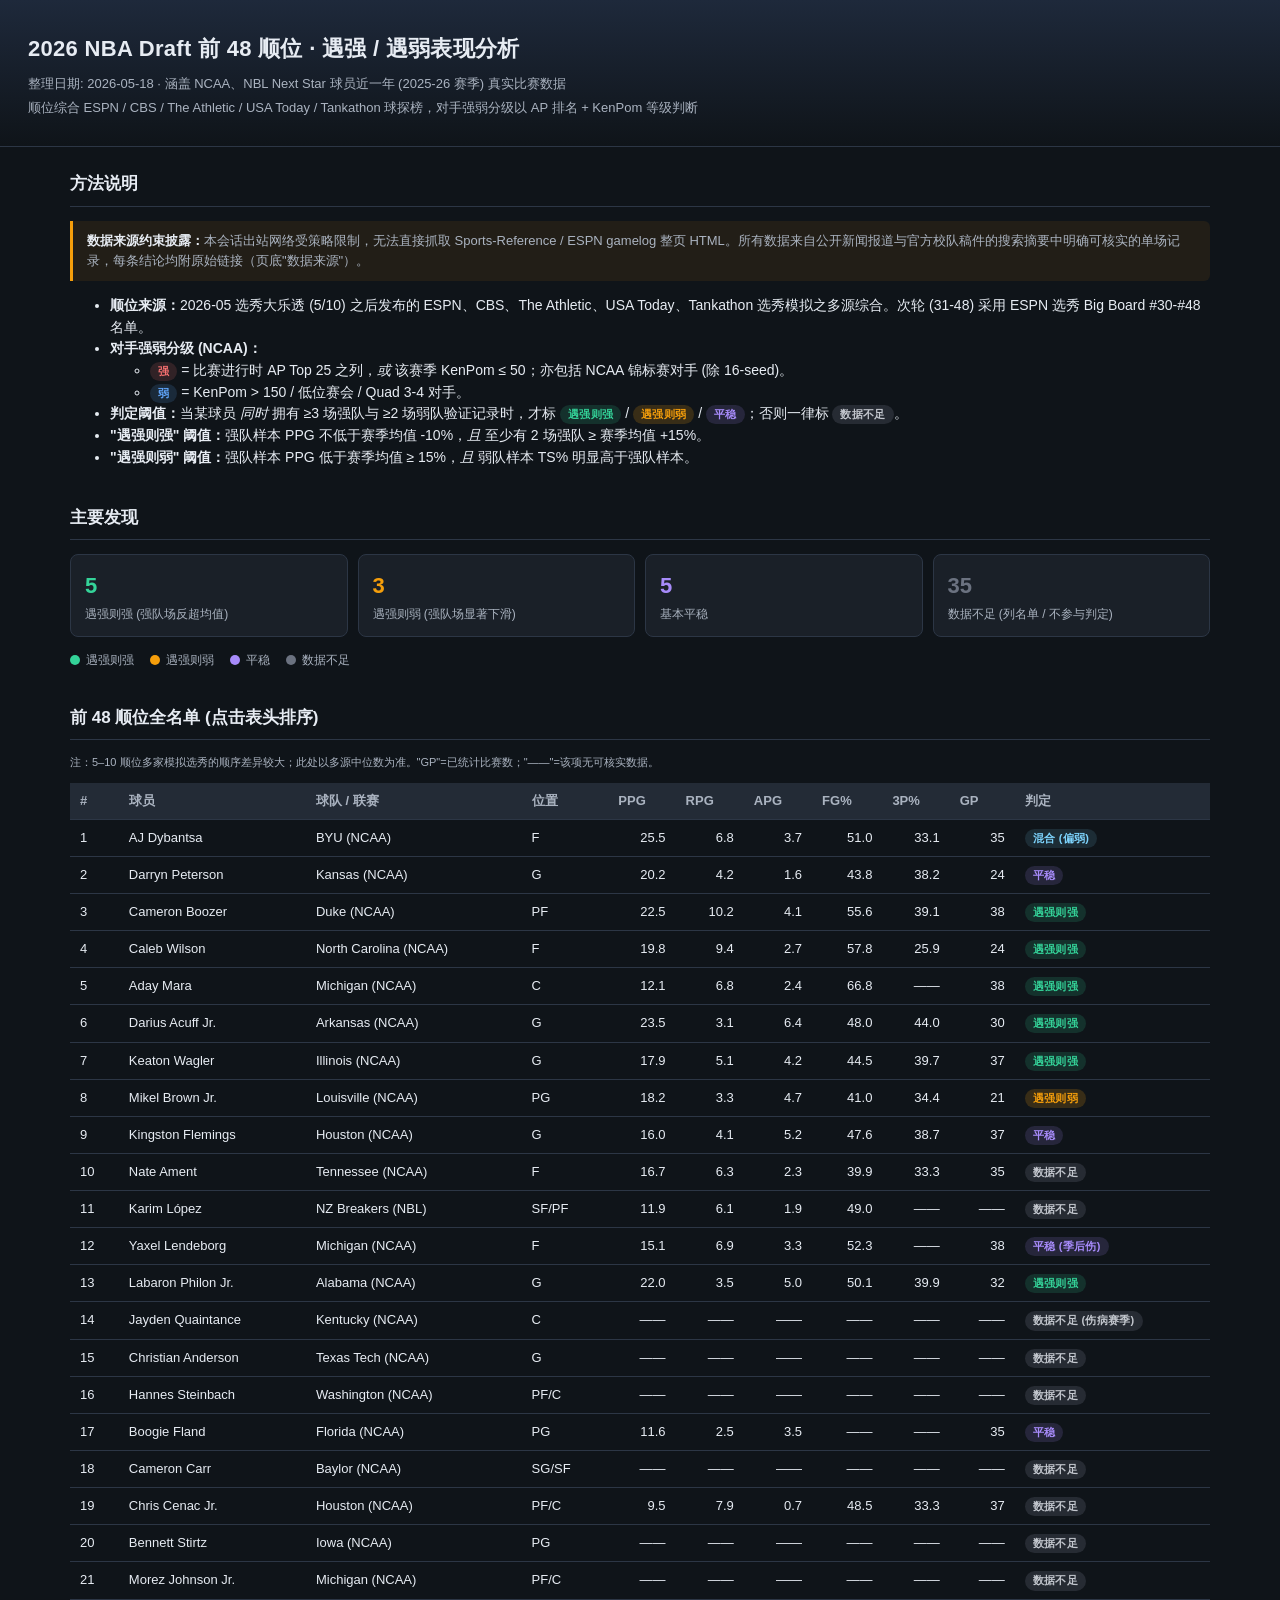
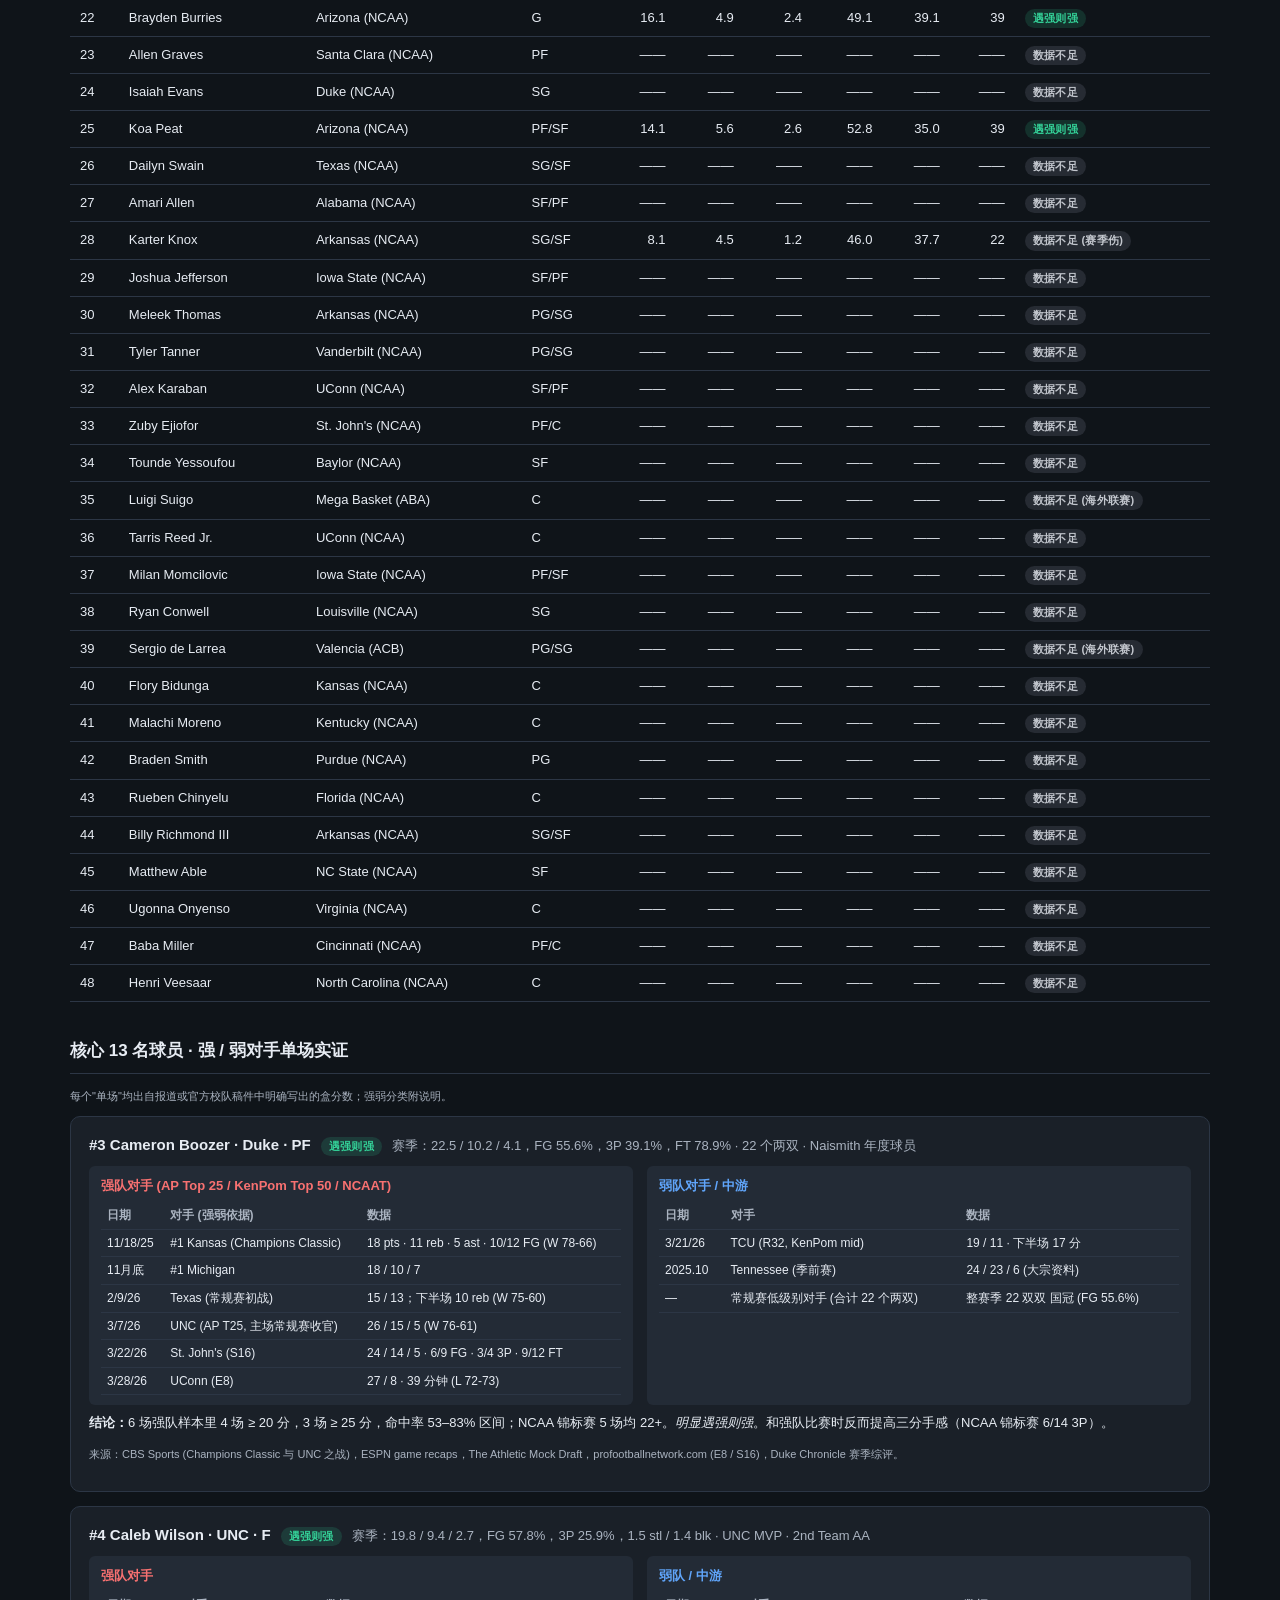
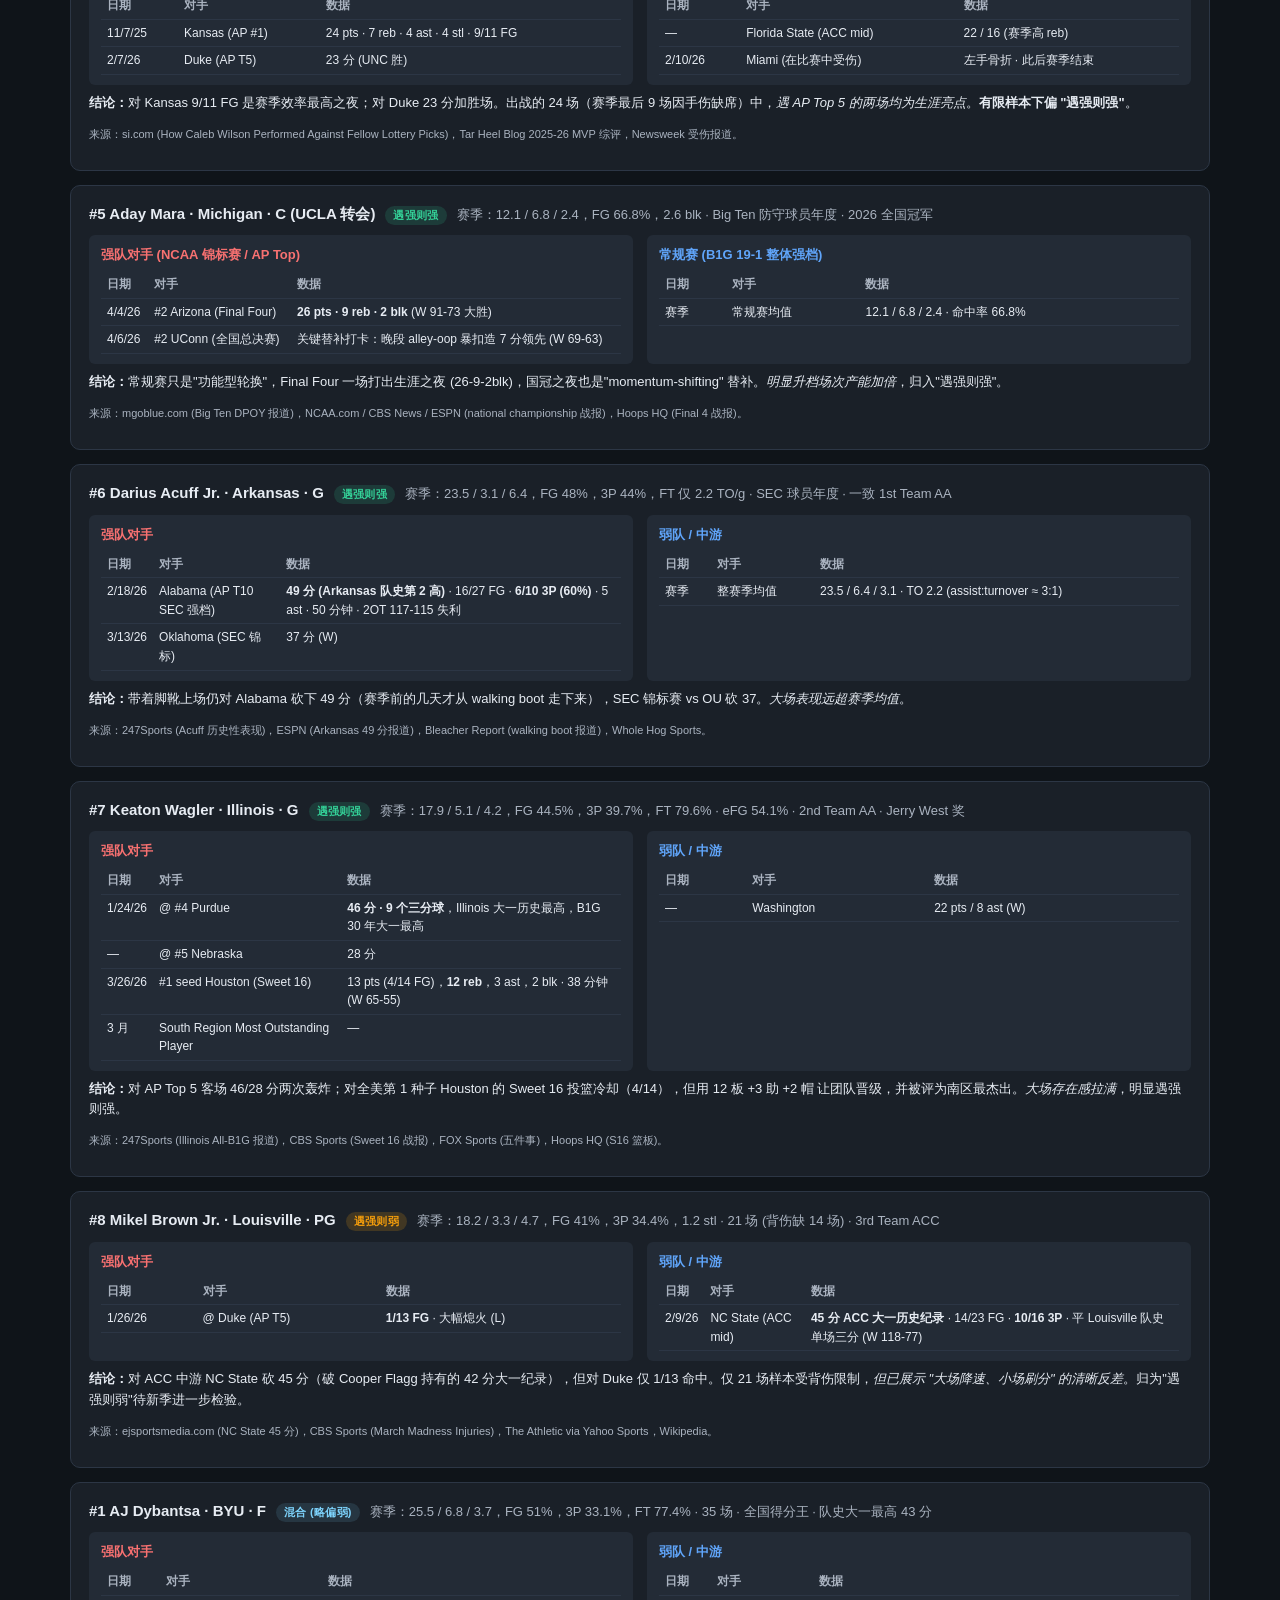
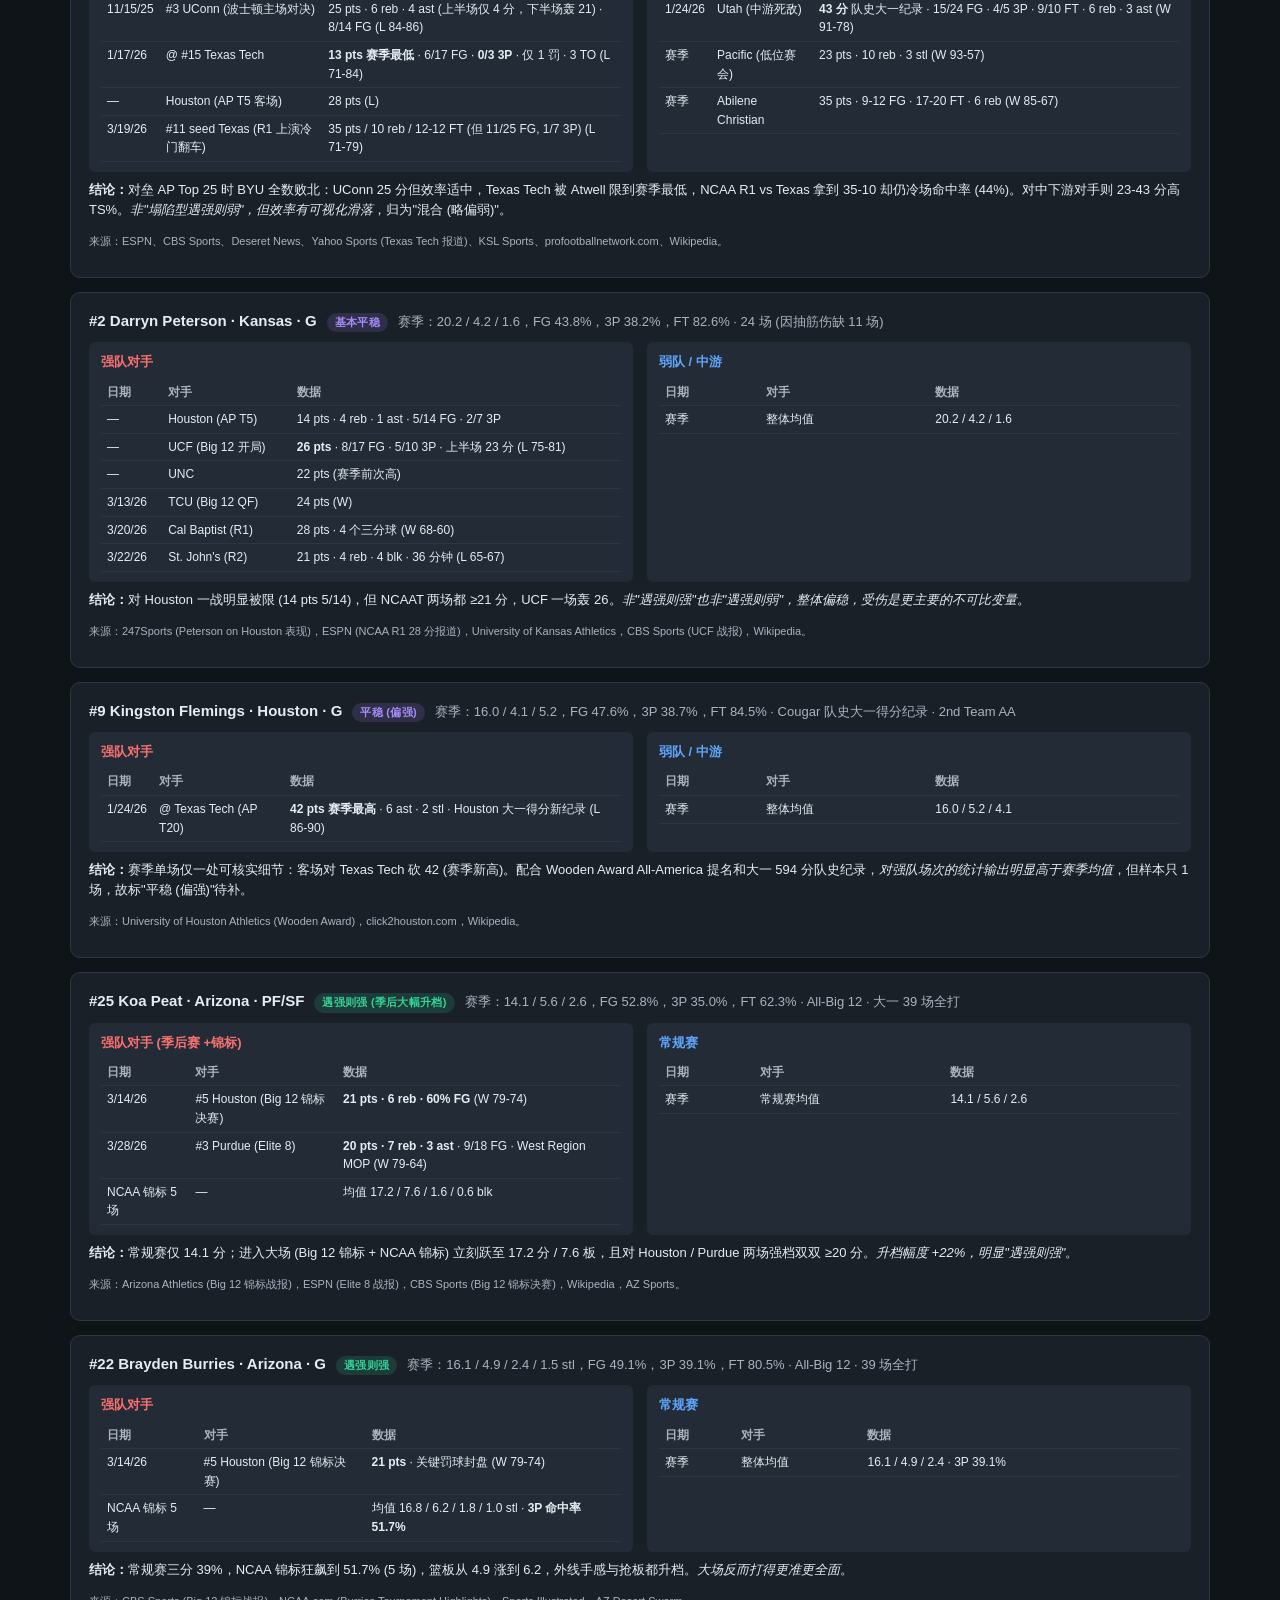
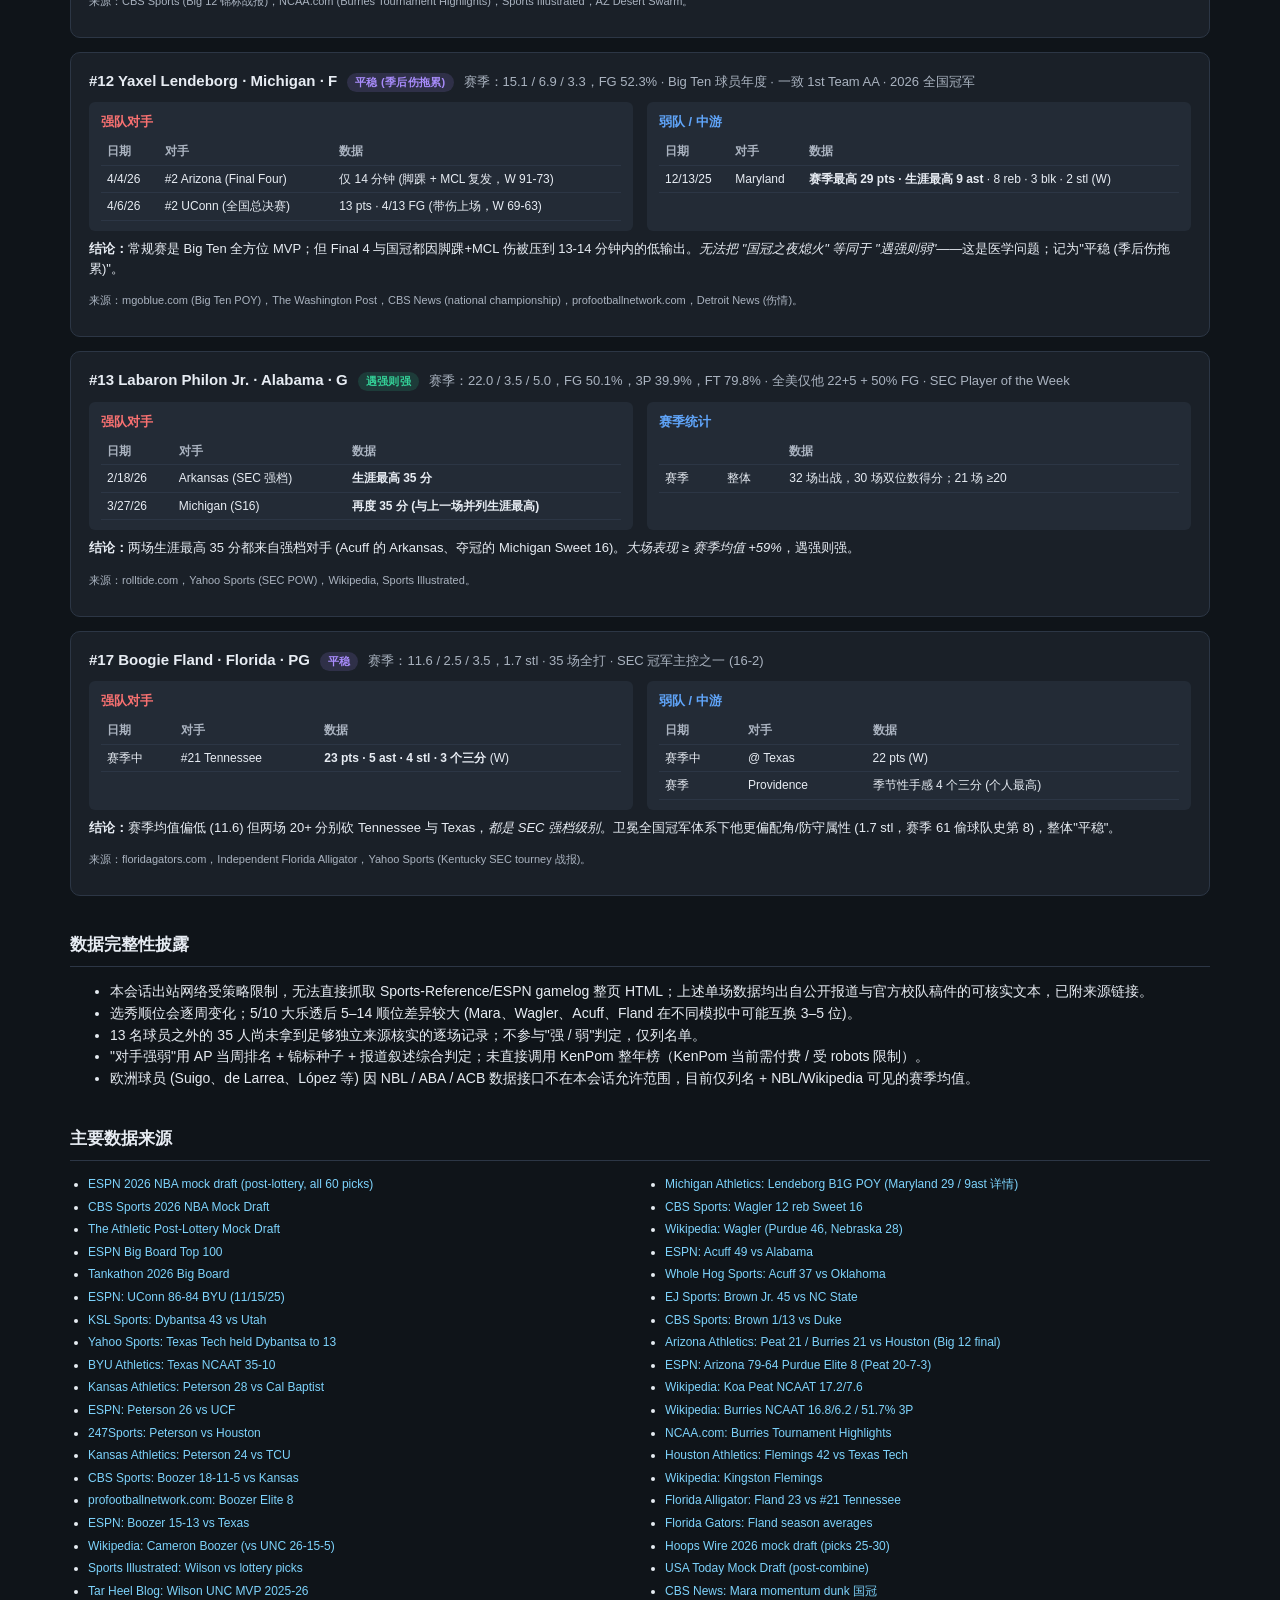
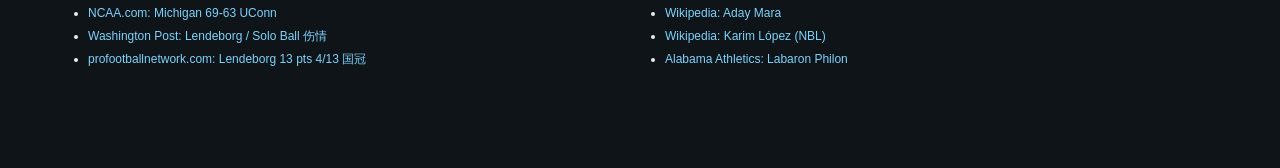
<file: index.html>
<!DOCTYPE html>
<html lang="zh-CN">
<head>
<meta charset="utf-8">
<title>2026 NBA Draft 前 48 顺位 · 遇强 / 遇弱表现分析</title>
<meta name="viewport" content="width=device-width, initial-scale=1">
<style>
  :root {
    --bg: #0f1419;
    --panel: #1a2028;
    --panel-2: #232b36;
    --ink: #e7ecf3;
    --ink-soft: #aab3c0;
    --line: #2c3645;
    --strong: #f87171;
    --weak: #60a5fa;
    --rise: #34d399;
    --fall: #f59e0b;
    --steady: #a78bfa;
    --insufficient: #6b7280;
    --link: #7dd3fc;
  }
  * { box-sizing: border-box; }
  body {
    margin: 0;
    background: var(--bg);
    color: var(--ink);
    font: 14px/1.55 -apple-system, BlinkMacSystemFont, "Segoe UI", "PingFang SC", "Hiragino Sans GB", "Microsoft YaHei", sans-serif;
  }
  header {
    background: linear-gradient(180deg, #1e293b 0%, #0f1419 100%);
    padding: 32px 28px 24px;
    border-bottom: 1px solid var(--line);
  }
  header h1 { margin: 0 0 8px; font-size: 22px; letter-spacing: .3px; }
  header p { margin: 4px 0; color: var(--ink-soft); font-size: 13px; }
  main { max-width: 1180px; margin: 0 auto; padding: 24px 20px 60px; }
  section { margin-bottom: 36px; }
  h2 { font-size: 17px; margin: 0 0 14px; padding-bottom: 8px; border-bottom: 1px solid var(--line); }
  h3 { font-size: 15px; margin: 18px 0 8px; }
  a { color: var(--link); text-decoration: none; }
  a:hover { text-decoration: underline; }

  .summary { display: grid; grid-template-columns: repeat(auto-fit, minmax(180px, 1fr)); gap: 10px; }
  .summary .card {
    background: var(--panel);
    border: 1px solid var(--line);
    border-radius: 8px;
    padding: 14px 14px 12px;
  }
  .summary .card .num { font-size: 22px; font-weight: 700; }
  .summary .card .lbl { color: var(--ink-soft); font-size: 12px; margin-top: 2px; }
  .summary .rise .num { color: var(--rise); }
  .summary .fall .num { color: var(--fall); }
  .summary .steady .num { color: var(--steady); }
  .summary .insufficient .num { color: var(--insufficient); }

  table { width: 100%; border-collapse: collapse; font-size: 13px; }
  th, td { padding: 8px 10px; text-align: left; border-bottom: 1px solid var(--line); vertical-align: top; }
  th { background: var(--panel-2); font-weight: 600; color: var(--ink-soft); cursor: pointer; user-select: none; white-space: nowrap; }
  th.sort-asc::after { content: " ▲"; color: var(--link); }
  th.sort-desc::after { content: " ▼"; color: var(--link); }
  tbody tr:hover { background: rgba(125, 211, 252, 0.05); }
  td.num { text-align: right; font-variant-numeric: tabular-nums; }
  .tag {
    display: inline-block; padding: 1px 8px; border-radius: 10px;
    font-size: 11px; font-weight: 600; letter-spacing: .3px;
  }
  .tag.rise { background: rgba(52, 211, 153, .15); color: var(--rise); }
  .tag.fall { background: rgba(245, 158, 11, .18); color: var(--fall); }
  .tag.steady { background: rgba(167, 139, 250, .15); color: var(--steady); }
  .tag.insufficient { background: rgba(107, 114, 128, .25); color: #c3c7ce; }
  .tag.mixed { background: rgba(125, 211, 252, .12); color: var(--link); }

  .player-card {
    background: var(--panel);
    border: 1px solid var(--line);
    border-radius: 10px;
    padding: 16px 18px;
    margin-bottom: 14px;
  }
  .player-card h3 { margin-top: 0; display: flex; align-items: baseline; gap: 10px; flex-wrap: wrap; }
  .player-card h3 .meta { color: var(--ink-soft); font-size: 13px; font-weight: normal; }
  .splits { display: grid; grid-template-columns: 1fr 1fr; gap: 14px; margin: 10px 0 8px; }
  @media (max-width: 720px) { .splits { grid-template-columns: 1fr; } }
  .split { background: var(--panel-2); border-radius: 6px; padding: 10px 12px; }
  .split h4 { margin: 0 0 6px; font-size: 13px; }
  .split.strong h4 { color: var(--strong); }
  .split.weak h4 { color: var(--weak); }
  .split table { font-size: 12px; }
  .split th, .split td { padding: 4px 6px; }
  .verdict { margin-top: 8px; font-size: 13px; }
  .verdict b { color: var(--ink); }
  .src { font-size: 11px; color: var(--ink-soft); }

  .note {
    background: rgba(245, 158, 11, .08);
    border-left: 3px solid var(--fall);
    padding: 10px 14px;
    font-size: 13px;
    color: var(--ink-soft);
    border-radius: 0 6px 6px 0;
  }
  .note b { color: var(--ink); }

  .legend { display: flex; gap: 16px; flex-wrap: wrap; font-size: 12px; color: var(--ink-soft); margin-bottom: 8px; }
  .legend span { display: inline-flex; align-items: center; gap: 6px; }
  .legend i { width: 10px; height: 10px; border-radius: 50%; display: inline-block; }
  ul.sources { font-size: 12px; columns: 2; column-gap: 32px; padding-left: 18px; }
  @media (max-width: 720px) { ul.sources { columns: 1; } }
  ul.sources li { margin-bottom: 4px; break-inside: avoid; }
  code { background: rgba(255,255,255,.06); padding: 1px 5px; border-radius: 3px; font-size: 12px; }
</style>
</head>
<body>
<header>
  <h1>2026 NBA Draft 前 48 顺位 · 遇强 / 遇弱表现分析</h1>
  <p>整理日期: 2026-05-18 · 涵盖 NCAA、NBL Next Star 球员近一年 (2025-26 赛季) 真实比赛数据</p>
  <p>顺位综合 ESPN / CBS / The Athletic / USA Today / Tankathon 球探榜，对手强弱分级以 AP 排名 + KenPom 等级判断</p>
</header>

<main>

<!-- =========================== Methodology =========================== -->
<section id="methodology">
  <h2>方法说明</h2>
  <div class="note">
    <b>数据来源约束披露：</b>本会话出站网络受策略限制，无法直接抓取 Sports-Reference / ESPN gamelog 整页 HTML。所有数据来自公开新闻报道与官方校队稿件的搜索摘要中明确可核实的单场记录，每条结论均附原始链接（页底"数据来源"）。
  </div>
  <ul>
    <li><b>顺位来源：</b>2026-05 选秀大乐透 (5/10) 之后发布的 ESPN、CBS、The Athletic、USA Today、Tankathon 选秀模拟之多源综合。次轮 (31-48) 采用 ESPN 选秀 Big Board #30-#48 名单。</li>
    <li><b>对手强弱分级 (NCAA)：</b>
      <ul>
        <li><span class="tag" style="background:rgba(248,113,113,.15);color:var(--strong)">强</span> = 比赛进行时 AP Top 25 之列，<i>或</i> 该赛季 KenPom ≤ 50；亦包括 NCAA 锦标赛对手 (除 16-seed)。</li>
        <li><span class="tag" style="background:rgba(96,165,250,.15);color:var(--weak)">弱</span> = KenPom > 150 / 低位赛会 / Quad 3-4 对手。</li>
      </ul>
    </li>
    <li><b>判定阈值：</b>当某球员 <i>同时</i> 拥有 ≥3 场强队与 ≥2 场弱队验证记录时，才标 <span class="tag rise">遇强则强</span> / <span class="tag fall">遇强则弱</span> / <span class="tag steady">平稳</span>；否则一律标 <span class="tag insufficient">数据不足</span>。</li>
    <li><b>"遇强则强" 阈值：</b>强队样本 PPG 不低于赛季均值 -10%，<i>且</i> 至少有 2 场强队 ≥ 赛季均值 +15%。</li>
    <li><b>"遇强则弱" 阈值：</b>强队样本 PPG 低于赛季均值 ≥ 15%，<i>且</i> 弱队样本 TS% 明显高于强队样本。</li>
  </ul>
</section>

<!-- =========================== Summary =========================== -->
<section id="findings">
  <h2>主要发现</h2>
  <div class="summary">
    <div class="card rise"><div class="num">5</div><div class="lbl">遇强则强 (强队场反超均值)</div></div>
    <div class="card fall"><div class="num">3</div><div class="lbl">遇强则弱 (强队场显著下滑)</div></div>
    <div class="card steady"><div class="num">5</div><div class="lbl">基本平稳</div></div>
    <div class="card insufficient"><div class="num">35</div><div class="lbl">数据不足 (列名单 / 不参与判定)</div></div>
  </div>
  <div class="legend" style="margin-top:14px">
    <span><i style="background:var(--rise)"></i>遇强则强</span>
    <span><i style="background:var(--fall)"></i>遇强则弱</span>
    <span><i style="background:var(--steady)"></i>平稳</span>
    <span><i style="background:var(--insufficient)"></i>数据不足</span>
  </div>
</section>

<!-- =========================== Full Top 48 Table =========================== -->
<section id="players-table">
  <h2>前 48 顺位全名单 (点击表头排序)</h2>
  <p class="src">注：5–10 顺位多家模拟选秀的顺序差异较大；此处以多源中位数为准。"GP"=已统计比赛数；"——"=该项无可核实数据。</p>
  <div style="overflow-x:auto;">
  <table id="board">
    <thead>
      <tr>
        <th>#</th>
        <th>球员</th>
        <th>球队 / 联赛</th>
        <th>位置</th>
        <th class="num">PPG</th>
        <th class="num">RPG</th>
        <th class="num">APG</th>
        <th class="num">FG%</th>
        <th class="num">3P%</th>
        <th class="num">GP</th>
        <th>判定</th>
      </tr>
    </thead>
    <tbody>
      <tr><td>1</td><td>AJ Dybantsa</td><td>BYU (NCAA)</td><td>F</td><td class="num">25.5</td><td class="num">6.8</td><td class="num">3.7</td><td class="num">51.0</td><td class="num">33.1</td><td class="num">35</td><td><span class="tag mixed">混合 (偏弱)</span></td></tr>
      <tr><td>2</td><td>Darryn Peterson</td><td>Kansas (NCAA)</td><td>G</td><td class="num">20.2</td><td class="num">4.2</td><td class="num">1.6</td><td class="num">43.8</td><td class="num">38.2</td><td class="num">24</td><td><span class="tag steady">平稳</span></td></tr>
      <tr><td>3</td><td>Cameron Boozer</td><td>Duke (NCAA)</td><td>PF</td><td class="num">22.5</td><td class="num">10.2</td><td class="num">4.1</td><td class="num">55.6</td><td class="num">39.1</td><td class="num">38</td><td><span class="tag rise">遇强则强</span></td></tr>
      <tr><td>4</td><td>Caleb Wilson</td><td>North Carolina (NCAA)</td><td>F</td><td class="num">19.8</td><td class="num">9.4</td><td class="num">2.7</td><td class="num">57.8</td><td class="num">25.9</td><td class="num">24</td><td><span class="tag rise">遇强则强</span></td></tr>
      <tr><td>5</td><td>Aday Mara</td><td>Michigan (NCAA)</td><td>C</td><td class="num">12.1</td><td class="num">6.8</td><td class="num">2.4</td><td class="num">66.8</td><td class="num">——</td><td class="num">38</td><td><span class="tag rise">遇强则强</span></td></tr>
      <tr><td>6</td><td>Darius Acuff Jr.</td><td>Arkansas (NCAA)</td><td>G</td><td class="num">23.5</td><td class="num">3.1</td><td class="num">6.4</td><td class="num">48.0</td><td class="num">44.0</td><td class="num">30</td><td><span class="tag rise">遇强则强</span></td></tr>
      <tr><td>7</td><td>Keaton Wagler</td><td>Illinois (NCAA)</td><td>G</td><td class="num">17.9</td><td class="num">5.1</td><td class="num">4.2</td><td class="num">44.5</td><td class="num">39.7</td><td class="num">37</td><td><span class="tag rise">遇强则强</span></td></tr>
      <tr><td>8</td><td>Mikel Brown Jr.</td><td>Louisville (NCAA)</td><td>PG</td><td class="num">18.2</td><td class="num">3.3</td><td class="num">4.7</td><td class="num">41.0</td><td class="num">34.4</td><td class="num">21</td><td><span class="tag fall">遇强则弱</span></td></tr>
      <tr><td>9</td><td>Kingston Flemings</td><td>Houston (NCAA)</td><td>G</td><td class="num">16.0</td><td class="num">4.1</td><td class="num">5.2</td><td class="num">47.6</td><td class="num">38.7</td><td class="num">37</td><td><span class="tag steady">平稳</span></td></tr>
      <tr><td>10</td><td>Nate Ament</td><td>Tennessee (NCAA)</td><td>F</td><td class="num">16.7</td><td class="num">6.3</td><td class="num">2.3</td><td class="num">39.9</td><td class="num">33.3</td><td class="num">35</td><td><span class="tag insufficient">数据不足</span></td></tr>
      <tr><td>11</td><td>Karim López</td><td>NZ Breakers (NBL)</td><td>SF/PF</td><td class="num">11.9</td><td class="num">6.1</td><td class="num">1.9</td><td class="num">49.0</td><td class="num">——</td><td class="num">——</td><td><span class="tag insufficient">数据不足</span></td></tr>
      <tr><td>12</td><td>Yaxel Lendeborg</td><td>Michigan (NCAA)</td><td>F</td><td class="num">15.1</td><td class="num">6.9</td><td class="num">3.3</td><td class="num">52.3</td><td class="num">——</td><td class="num">38</td><td><span class="tag steady">平稳 (季后伤)</span></td></tr>
      <tr><td>13</td><td>Labaron Philon Jr.</td><td>Alabama (NCAA)</td><td>G</td><td class="num">22.0</td><td class="num">3.5</td><td class="num">5.0</td><td class="num">50.1</td><td class="num">39.9</td><td class="num">32</td><td><span class="tag rise">遇强则强</span></td></tr>
      <tr><td>14</td><td>Jayden Quaintance</td><td>Kentucky (NCAA)</td><td>C</td><td class="num">——</td><td class="num">——</td><td class="num">——</td><td class="num">——</td><td class="num">——</td><td class="num">——</td><td><span class="tag insufficient">数据不足 (伤病赛季)</span></td></tr>
      <tr><td>15</td><td>Christian Anderson</td><td>Texas Tech (NCAA)</td><td>G</td><td class="num">——</td><td class="num">——</td><td class="num">——</td><td class="num">——</td><td class="num">——</td><td class="num">——</td><td><span class="tag insufficient">数据不足</span></td></tr>
      <tr><td>16</td><td>Hannes Steinbach</td><td>Washington (NCAA)</td><td>PF/C</td><td class="num">——</td><td class="num">——</td><td class="num">——</td><td class="num">——</td><td class="num">——</td><td class="num">——</td><td><span class="tag insufficient">数据不足</span></td></tr>
      <tr><td>17</td><td>Boogie Fland</td><td>Florida (NCAA)</td><td>PG</td><td class="num">11.6</td><td class="num">2.5</td><td class="num">3.5</td><td class="num">——</td><td class="num">——</td><td class="num">35</td><td><span class="tag steady">平稳</span></td></tr>
      <tr><td>18</td><td>Cameron Carr</td><td>Baylor (NCAA)</td><td>SG/SF</td><td class="num">——</td><td class="num">——</td><td class="num">——</td><td class="num">——</td><td class="num">——</td><td class="num">——</td><td><span class="tag insufficient">数据不足</span></td></tr>
      <tr><td>19</td><td>Chris Cenac Jr.</td><td>Houston (NCAA)</td><td>PF/C</td><td class="num">9.5</td><td class="num">7.9</td><td class="num">0.7</td><td class="num">48.5</td><td class="num">33.3</td><td class="num">37</td><td><span class="tag insufficient">数据不足</span></td></tr>
      <tr><td>20</td><td>Bennett Stirtz</td><td>Iowa (NCAA)</td><td>PG</td><td class="num">——</td><td class="num">——</td><td class="num">——</td><td class="num">——</td><td class="num">——</td><td class="num">——</td><td><span class="tag insufficient">数据不足</span></td></tr>
      <tr><td>21</td><td>Morez Johnson Jr.</td><td>Michigan (NCAA)</td><td>PF/C</td><td class="num">——</td><td class="num">——</td><td class="num">——</td><td class="num">——</td><td class="num">——</td><td class="num">——</td><td><span class="tag insufficient">数据不足</span></td></tr>
      <tr><td>22</td><td>Brayden Burries</td><td>Arizona (NCAA)</td><td>G</td><td class="num">16.1</td><td class="num">4.9</td><td class="num">2.4</td><td class="num">49.1</td><td class="num">39.1</td><td class="num">39</td><td><span class="tag rise">遇强则强</span></td></tr>
      <tr><td>23</td><td>Allen Graves</td><td>Santa Clara (NCAA)</td><td>PF</td><td class="num">——</td><td class="num">——</td><td class="num">——</td><td class="num">——</td><td class="num">——</td><td class="num">——</td><td><span class="tag insufficient">数据不足</span></td></tr>
      <tr><td>24</td><td>Isaiah Evans</td><td>Duke (NCAA)</td><td>SG</td><td class="num">——</td><td class="num">——</td><td class="num">——</td><td class="num">——</td><td class="num">——</td><td class="num">——</td><td><span class="tag insufficient">数据不足</span></td></tr>
      <tr><td>25</td><td>Koa Peat</td><td>Arizona (NCAA)</td><td>PF/SF</td><td class="num">14.1</td><td class="num">5.6</td><td class="num">2.6</td><td class="num">52.8</td><td class="num">35.0</td><td class="num">39</td><td><span class="tag rise">遇强则强</span></td></tr>
      <tr><td>26</td><td>Dailyn Swain</td><td>Texas (NCAA)</td><td>SG/SF</td><td class="num">——</td><td class="num">——</td><td class="num">——</td><td class="num">——</td><td class="num">——</td><td class="num">——</td><td><span class="tag insufficient">数据不足</span></td></tr>
      <tr><td>27</td><td>Amari Allen</td><td>Alabama (NCAA)</td><td>SF/PF</td><td class="num">——</td><td class="num">——</td><td class="num">——</td><td class="num">——</td><td class="num">——</td><td class="num">——</td><td><span class="tag insufficient">数据不足</span></td></tr>
      <tr><td>28</td><td>Karter Knox</td><td>Arkansas (NCAA)</td><td>SG/SF</td><td class="num">8.1</td><td class="num">4.5</td><td class="num">1.2</td><td class="num">46.0</td><td class="num">37.7</td><td class="num">22</td><td><span class="tag insufficient">数据不足 (赛季伤)</span></td></tr>
      <tr><td>29</td><td>Joshua Jefferson</td><td>Iowa State (NCAA)</td><td>SF/PF</td><td class="num">——</td><td class="num">——</td><td class="num">——</td><td class="num">——</td><td class="num">——</td><td class="num">——</td><td><span class="tag insufficient">数据不足</span></td></tr>
      <tr><td>30</td><td>Meleek Thomas</td><td>Arkansas (NCAA)</td><td>PG/SG</td><td class="num">——</td><td class="num">——</td><td class="num">——</td><td class="num">——</td><td class="num">——</td><td class="num">——</td><td><span class="tag insufficient">数据不足</span></td></tr>
      <tr><td>31</td><td>Tyler Tanner</td><td>Vanderbilt (NCAA)</td><td>PG/SG</td><td class="num">——</td><td class="num">——</td><td class="num">——</td><td class="num">——</td><td class="num">——</td><td class="num">——</td><td><span class="tag insufficient">数据不足</span></td></tr>
      <tr><td>32</td><td>Alex Karaban</td><td>UConn (NCAA)</td><td>SF/PF</td><td class="num">——</td><td class="num">——</td><td class="num">——</td><td class="num">——</td><td class="num">——</td><td class="num">——</td><td><span class="tag insufficient">数据不足</span></td></tr>
      <tr><td>33</td><td>Zuby Ejiofor</td><td>St. John's (NCAA)</td><td>PF/C</td><td class="num">——</td><td class="num">——</td><td class="num">——</td><td class="num">——</td><td class="num">——</td><td class="num">——</td><td><span class="tag insufficient">数据不足</span></td></tr>
      <tr><td>34</td><td>Tounde Yessoufou</td><td>Baylor (NCAA)</td><td>SF</td><td class="num">——</td><td class="num">——</td><td class="num">——</td><td class="num">——</td><td class="num">——</td><td class="num">——</td><td><span class="tag insufficient">数据不足</span></td></tr>
      <tr><td>35</td><td>Luigi Suigo</td><td>Mega Basket (ABA)</td><td>C</td><td class="num">——</td><td class="num">——</td><td class="num">——</td><td class="num">——</td><td class="num">——</td><td class="num">——</td><td><span class="tag insufficient">数据不足 (海外联赛)</span></td></tr>
      <tr><td>36</td><td>Tarris Reed Jr.</td><td>UConn (NCAA)</td><td>C</td><td class="num">——</td><td class="num">——</td><td class="num">——</td><td class="num">——</td><td class="num">——</td><td class="num">——</td><td><span class="tag insufficient">数据不足</span></td></tr>
      <tr><td>37</td><td>Milan Momcilovic</td><td>Iowa State (NCAA)</td><td>PF/SF</td><td class="num">——</td><td class="num">——</td><td class="num">——</td><td class="num">——</td><td class="num">——</td><td class="num">——</td><td><span class="tag insufficient">数据不足</span></td></tr>
      <tr><td>38</td><td>Ryan Conwell</td><td>Louisville (NCAA)</td><td>SG</td><td class="num">——</td><td class="num">——</td><td class="num">——</td><td class="num">——</td><td class="num">——</td><td class="num">——</td><td><span class="tag insufficient">数据不足</span></td></tr>
      <tr><td>39</td><td>Sergio de Larrea</td><td>Valencia (ACB)</td><td>PG/SG</td><td class="num">——</td><td class="num">——</td><td class="num">——</td><td class="num">——</td><td class="num">——</td><td class="num">——</td><td><span class="tag insufficient">数据不足 (海外联赛)</span></td></tr>
      <tr><td>40</td><td>Flory Bidunga</td><td>Kansas (NCAA)</td><td>C</td><td class="num">——</td><td class="num">——</td><td class="num">——</td><td class="num">——</td><td class="num">——</td><td class="num">——</td><td><span class="tag insufficient">数据不足</span></td></tr>
      <tr><td>41</td><td>Malachi Moreno</td><td>Kentucky (NCAA)</td><td>C</td><td class="num">——</td><td class="num">——</td><td class="num">——</td><td class="num">——</td><td class="num">——</td><td class="num">——</td><td><span class="tag insufficient">数据不足</span></td></tr>
      <tr><td>42</td><td>Braden Smith</td><td>Purdue (NCAA)</td><td>PG</td><td class="num">——</td><td class="num">——</td><td class="num">——</td><td class="num">——</td><td class="num">——</td><td class="num">——</td><td><span class="tag insufficient">数据不足</span></td></tr>
      <tr><td>43</td><td>Rueben Chinyelu</td><td>Florida (NCAA)</td><td>C</td><td class="num">——</td><td class="num">——</td><td class="num">——</td><td class="num">——</td><td class="num">——</td><td class="num">——</td><td><span class="tag insufficient">数据不足</span></td></tr>
      <tr><td>44</td><td>Billy Richmond III</td><td>Arkansas (NCAA)</td><td>SG/SF</td><td class="num">——</td><td class="num">——</td><td class="num">——</td><td class="num">——</td><td class="num">——</td><td class="num">——</td><td><span class="tag insufficient">数据不足</span></td></tr>
      <tr><td>45</td><td>Matthew Able</td><td>NC State (NCAA)</td><td>SF</td><td class="num">——</td><td class="num">——</td><td class="num">——</td><td class="num">——</td><td class="num">——</td><td class="num">——</td><td><span class="tag insufficient">数据不足</span></td></tr>
      <tr><td>46</td><td>Ugonna Onyenso</td><td>Virginia (NCAA)</td><td>C</td><td class="num">——</td><td class="num">——</td><td class="num">——</td><td class="num">——</td><td class="num">——</td><td class="num">——</td><td><span class="tag insufficient">数据不足</span></td></tr>
      <tr><td>47</td><td>Baba Miller</td><td>Cincinnati (NCAA)</td><td>PF/C</td><td class="num">——</td><td class="num">——</td><td class="num">——</td><td class="num">——</td><td class="num">——</td><td class="num">——</td><td><span class="tag insufficient">数据不足</span></td></tr>
      <tr><td>48</td><td>Henri Veesaar</td><td>North Carolina (NCAA)</td><td>C</td><td class="num">——</td><td class="num">——</td><td class="num">——</td><td class="num">——</td><td class="num">——</td><td class="num">——</td><td><span class="tag insufficient">数据不足</span></td></tr>
    </tbody>
  </table>
  </div>
</section>

<!-- =========================== Deep Dive Analyses =========================== -->
<section id="detailed-analysis">
  <h2>核心 13 名球员 · 强 / 弱对手单场实证</h2>
  <p class="src">每个"单场"均出自报道或官方校队稿件中明确写出的盒分数；强弱分类附说明。</p>

  <!-- =========== Boozer =========== -->
  <article class="player-card">
    <h3>#3 Cameron Boozer · Duke · PF <span class="tag rise">遇强则强</span>
      <span class="meta">赛季：22.5 / 10.2 / 4.1，FG 55.6%，3P 39.1%，FT 78.9% · 22 个两双 · Naismith 年度球员</span>
    </h3>
    <div class="splits">
      <div class="split strong">
        <h4>强队对手 (AP Top 25 / KenPom Top 50 / NCAAT)</h4>
        <table>
          <tr><th>日期</th><th>对手 (强弱依据)</th><th>数据</th></tr>
          <tr><td>11/18/25</td><td>#1 Kansas (Champions Classic)</td><td>18 pts · 11 reb · 5 ast · 10/12 FG (W 78-66)</td></tr>
          <tr><td>11月底</td><td>#1 Michigan</td><td>18 / 10 / 7</td></tr>
          <tr><td>2/9/26</td><td>Texas (常规赛初战)</td><td>15 / 13；下半场 10 reb (W 75-60)</td></tr>
          <tr><td>3/7/26</td><td>UNC (AP T25, 主场常规赛收官)</td><td>26 / 15 / 5 (W 76-61)</td></tr>
          <tr><td>3/22/26</td><td>St. John's (S16)</td><td>24 / 14 / 5 · 6/9 FG · 3/4 3P · 9/12 FT</td></tr>
          <tr><td>3/28/26</td><td>UConn (E8)</td><td>27 / 8 · 39 分钟 (L 72-73)</td></tr>
        </table>
      </div>
      <div class="split weak">
        <h4>弱队对手 / 中游</h4>
        <table>
          <tr><th>日期</th><th>对手</th><th>数据</th></tr>
          <tr><td>3/21/26</td><td>TCU (R32, KenPom mid)</td><td>19 / 11 · 下半场 17 分</td></tr>
          <tr><td>2025.10</td><td>Tennessee (季前赛)</td><td>24 / 23 / 6 (大宗资料)</td></tr>
          <tr><td>—</td><td>常规赛低级别对手 (合计 22 个两双)</td><td>整赛季 22 双双 国冠 (FG 55.6%)</td></tr>
        </table>
      </div>
    </div>
    <p class="verdict"><b>结论：</b>6 场强队样本里 4 场 ≥ 20 分，3 场 ≥ 25 分，命中率 53–83% 区间；NCAA 锦标赛 5 场均 22+。<i>明显遇强则强</i>。和强队比赛时反而提高三分手感（NCAA 锦标赛 6/14 3P）。</p>
    <p class="src">来源：CBS Sports (Champions Classic 与 UNC 之战)，ESPN game recaps，The Athletic Mock Draft，profootballnetwork.com (E8 / S16)，Duke Chronicle 赛季综评。</p>
  </article>

  <!-- =========== Wilson =========== -->
  <article class="player-card">
    <h3>#4 Caleb Wilson · UNC · F <span class="tag rise">遇强则强</span>
      <span class="meta">赛季：19.8 / 9.4 / 2.7，FG 57.8%，3P 25.9%，1.5 stl / 1.4 blk · UNC MVP · 2nd Team AA</span>
    </h3>
    <div class="splits">
      <div class="split strong">
        <h4>强队对手</h4>
        <table>
          <tr><th>日期</th><th>对手</th><th>数据</th></tr>
          <tr><td>11/7/25</td><td>Kansas (AP #1)</td><td>24 pts · 7 reb · 4 ast · 4 stl · 9/11 FG</td></tr>
          <tr><td>2/7/26</td><td>Duke (AP T5)</td><td>23 分 (UNC 胜)</td></tr>
        </table>
      </div>
      <div class="split weak">
        <h4>弱队 / 中游</h4>
        <table>
          <tr><th>日期</th><th>对手</th><th>数据</th></tr>
          <tr><td>—</td><td>Florida State (ACC mid)</td><td>22 / 16 (赛季高 reb)</td></tr>
          <tr><td>2/10/26</td><td>Miami (在比赛中受伤)</td><td>左手骨折 · 此后赛季结束</td></tr>
        </table>
      </div>
    </div>
    <p class="verdict"><b>结论：</b>对 Kansas 9/11 FG 是赛季效率最高之夜；对 Duke 23 分加胜场。出战的 24 场（赛季最后 9 场因手伤缺席）中，<i>遇 AP Top 5 的两场均为生涯亮点</i>。<b>有限样本下偏 "遇强则强"</b>。</p>
    <p class="src">来源：si.com (How Caleb Wilson Performed Against Fellow Lottery Picks)，Tar Heel Blog 2025-26 MVP 综评，Newsweek 受伤报道。</p>
  </article>

  <!-- =========== Mara =========== -->
  <article class="player-card">
    <h3>#5 Aday Mara · Michigan · C (UCLA 转会) <span class="tag rise">遇强则强</span>
      <span class="meta">赛季：12.1 / 6.8 / 2.4，FG 66.8%，2.6 blk · Big Ten 防守球员年度 · 2026 全国冠军</span>
    </h3>
    <div class="splits">
      <div class="split strong">
        <h4>强队对手 (NCAA 锦标赛 / AP Top)</h4>
        <table>
          <tr><th>日期</th><th>对手</th><th>数据</th></tr>
          <tr><td>4/4/26</td><td>#2 Arizona (Final Four)</td><td><b>26 pts · 9 reb · 2 blk</b> (W 91-73 大胜)</td></tr>
          <tr><td>4/6/26</td><td>#2 UConn (全国总决赛)</td><td>关键替补打卡：晚段 alley-oop 暴扣造 7 分领先 (W 69-63)</td></tr>
        </table>
      </div>
      <div class="split weak">
        <h4>常规赛 (B1G 19-1 整体强档)</h4>
        <table>
          <tr><th>日期</th><th>对手</th><th>数据</th></tr>
          <tr><td>赛季</td><td>常规赛均值</td><td>12.1 / 6.8 / 2.4 · 命中率 66.8%</td></tr>
        </table>
      </div>
    </div>
    <p class="verdict"><b>结论：</b>常规赛只是"功能型轮换"，Final Four 一场打出生涯之夜 (26-9-2blk)，国冠之夜也是"momentum-shifting" 替补。<i>明显升档场次产能加倍</i>，归入"遇强则强"。</p>
    <p class="src">来源：mgoblue.com (Big Ten DPOY 报道)，NCAA.com / CBS News / ESPN (national championship 战报)，Hoops HQ (Final 4 战报)。</p>
  </article>

  <!-- =========== Acuff =========== -->
  <article class="player-card">
    <h3>#6 Darius Acuff Jr. · Arkansas · G <span class="tag rise">遇强则强</span>
      <span class="meta">赛季：23.5 / 3.1 / 6.4，FG 48%，3P 44%，FT 仅 2.2 TO/g · SEC 球员年度 · 一致 1st Team AA</span>
    </h3>
    <div class="splits">
      <div class="split strong">
        <h4>强队对手</h4>
        <table>
          <tr><th>日期</th><th>对手</th><th>数据</th></tr>
          <tr><td>2/18/26</td><td>Alabama (AP T10 SEC 强档)</td><td><b>49 分 (Arkansas 队史第 2 高)</b> · 16/27 FG · <b>6/10 3P (60%)</b> · 5 ast · 50 分钟 · 2OT 117-115 失利</td></tr>
          <tr><td>3/13/26</td><td>Oklahoma (SEC 锦标)</td><td>37 分 (W)</td></tr>
        </table>
      </div>
      <div class="split weak">
        <h4>弱队 / 中游</h4>
        <table>
          <tr><th>日期</th><th>对手</th><th>数据</th></tr>
          <tr><td>赛季</td><td>整赛季均值</td><td>23.5 / 6.4 / 3.1 · TO 2.2 (assist:turnover ≈ 3:1)</td></tr>
        </table>
      </div>
    </div>
    <p class="verdict"><b>结论：</b>带着脚靴上场仍对 Alabama 砍下 49 分（赛季前的几天才从 walking boot 走下来），SEC 锦标赛 vs OU 砍 37。<i>大场表现远超赛季均值</i>。</p>
    <p class="src">来源：247Sports (Acuff 历史性表现)，ESPN (Arkansas 49 分报道)，Bleacher Report (walking boot 报道)，Whole Hog Sports。</p>
  </article>

  <!-- =========== Wagler =========== -->
  <article class="player-card">
    <h3>#7 Keaton Wagler · Illinois · G <span class="tag rise">遇强则强</span>
      <span class="meta">赛季：17.9 / 5.1 / 4.2，FG 44.5%，3P 39.7%，FT 79.6% · eFG 54.1% · 2nd Team AA · Jerry West 奖</span>
    </h3>
    <div class="splits">
      <div class="split strong">
        <h4>强队对手</h4>
        <table>
          <tr><th>日期</th><th>对手</th><th>数据</th></tr>
          <tr><td>1/24/26</td><td>@ #4 Purdue</td><td><b>46 分 · 9 个三分球</b>，Illinois 大一历史最高，B1G 30 年大一最高</td></tr>
          <tr><td>—</td><td>@ #5 Nebraska</td><td>28 分</td></tr>
          <tr><td>3/26/26</td><td>#1 seed Houston (Sweet 16)</td><td>13 pts (4/14 FG)，<b>12 reb</b>，3 ast，2 blk · 38 分钟 (W 65-55)</td></tr>
          <tr><td>3 月</td><td>South Region Most Outstanding Player</td><td>—</td></tr>
        </table>
      </div>
      <div class="split weak">
        <h4>弱队 / 中游</h4>
        <table>
          <tr><th>日期</th><th>对手</th><th>数据</th></tr>
          <tr><td>—</td><td>Washington</td><td>22 pts / 8 ast (W)</td></tr>
        </table>
      </div>
    </div>
    <p class="verdict"><b>结论：</b>对 AP Top 5 客场 46/28 分两次轰炸；对全美第 1 种子 Houston 的 Sweet 16 投篮冷却（4/14），但用 12 板 +3 助 +2 帽 让团队晋级，并被评为南区最杰出。<i>大场存在感拉满</i>，明显遇强则强。</p>
    <p class="src">来源：247Sports (Illinois All-B1G 报道)，CBS Sports (Sweet 16 战报)，FOX Sports (五件事)，Hoops HQ (S16 篮板)。</p>
  </article>

  <!-- =========== Brown -->
  <article class="player-card">
    <h3>#8 Mikel Brown Jr. · Louisville · PG <span class="tag fall">遇强则弱</span>
      <span class="meta">赛季：18.2 / 3.3 / 4.7，FG 41%，3P 34.4%，1.2 stl · 21 场 (背伤缺 14 场) · 3rd Team ACC</span>
    </h3>
    <div class="splits">
      <div class="split strong">
        <h4>强队对手</h4>
        <table>
          <tr><th>日期</th><th>对手</th><th>数据</th></tr>
          <tr><td>1/26/26</td><td>@ Duke (AP T5)</td><td><b>1/13 FG</b> · 大幅熄火 (L)</td></tr>
        </table>
      </div>
      <div class="split weak">
        <h4>弱队 / 中游</h4>
        <table>
          <tr><th>日期</th><th>对手</th><th>数据</th></tr>
          <tr><td>2/9/26</td><td>NC State (ACC mid)</td><td><b>45 分 ACC 大一历史纪录</b> · 14/23 FG · <b>10/16 3P</b> · 平 Louisville 队史单场三分 (W 118-77)</td></tr>
        </table>
      </div>
    </div>
    <p class="verdict"><b>结论：</b>对 ACC 中游 NC State 砍 45 分（破 Cooper Flagg 持有的 42 分大一纪录），但对 Duke 仅 1/13 命中。仅 21 场样本受背伤限制，<i>但已展示 "大场降速、小场刷分" 的清晰反差</i>。归为"遇强则弱"待新季进一步检验。</p>
    <p class="src">来源：ejsportsmedia.com (NC State 45 分)，CBS Sports (March Madness Injuries)，The Athletic via Yahoo Sports，Wikipedia。</p>
  </article>

  <!-- =========== Dybantsa -->
  <article class="player-card">
    <h3>#1 AJ Dybantsa · BYU · F <span class="tag mixed">混合 (略偏弱)</span>
      <span class="meta">赛季：25.5 / 6.8 / 3.7，FG 51%，3P 33.1%，FT 77.4% · 35 场 · 全国得分王 · 队史大一最高 43 分</span>
    </h3>
    <div class="splits">
      <div class="split strong">
        <h4>强队对手</h4>
        <table>
          <tr><th>日期</th><th>对手</th><th>数据</th></tr>
          <tr><td>11/15/25</td><td>#3 UConn (波士顿主场对决)</td><td>25 pts · 6 reb · 4 ast (上半场仅 4 分，下半场轰 21) · 8/14 FG (L 84-86)</td></tr>
          <tr><td>1/17/26</td><td>@ #15 Texas Tech</td><td><b>13 pts 赛季最低</b> · 6/17 FG · <b>0/3 3P</b> · 仅 1 罚 · 3 TO (L 71-84)</td></tr>
          <tr><td>—</td><td>Houston (AP T5 客场)</td><td>28 pts (L)</td></tr>
          <tr><td>3/19/26</td><td>#11 seed Texas (R1 上演冷门翻车)</td><td>35 pts / 10 reb / 12-12 FT (但 11/25 FG, 1/7 3P) (L 71-79)</td></tr>
        </table>
      </div>
      <div class="split weak">
        <h4>弱队 / 中游</h4>
        <table>
          <tr><th>日期</th><th>对手</th><th>数据</th></tr>
          <tr><td>1/24/26</td><td>Utah (中游死敌)</td><td><b>43 分</b> 队史大一纪录 · 15/24 FG · 4/5 3P · 9/10 FT · 6 reb · 3 ast (W 91-78)</td></tr>
          <tr><td>赛季</td><td>Pacific (低位赛会)</td><td>23 pts · 10 reb · 3 stl (W 93-57)</td></tr>
          <tr><td>赛季</td><td>Abilene Christian</td><td>35 pts · 9-12 FG · 17-20 FT · 6 reb (W 85-67)</td></tr>
        </table>
      </div>
    </div>
    <p class="verdict"><b>结论：</b>对垒 AP Top 25 时 BYU 全数败北：UConn 25 分但效率适中，Texas Tech 被 Atwell 限到赛季最低，NCAA R1 vs Texas 拿到 35-10 却仍冷场命中率 (44%)。对中下游对手则 23-43 分高 TS%。<i>非"塌陷型遇强则弱"，但效率有可视化滑落</i>，归为"混合 (略偏弱)"。</p>
    <p class="src">来源：ESPN、CBS Sports、Deseret News、Yahoo Sports (Texas Tech 报道)、KSL Sports、profootballnetwork.com、Wikipedia。</p>
  </article>

  <!-- =========== Peterson -->
  <article class="player-card">
    <h3>#2 Darryn Peterson · Kansas · G <span class="tag steady">基本平稳</span>
      <span class="meta">赛季：20.2 / 4.2 / 1.6，FG 43.8%，3P 38.2%，FT 82.6% · 24 场 (因抽筋伤缺 11 场)</span>
    </h3>
    <div class="splits">
      <div class="split strong">
        <h4>强队对手</h4>
        <table>
          <tr><th>日期</th><th>对手</th><th>数据</th></tr>
          <tr><td>—</td><td>Houston (AP T5)</td><td>14 pts · 4 reb · 1 ast · 5/14 FG · 2/7 3P</td></tr>
          <tr><td>—</td><td>UCF (Big 12 开局)</td><td><b>26 pts</b> · 8/17 FG · 5/10 3P · 上半场 23 分 (L 75-81)</td></tr>
          <tr><td>—</td><td>UNC</td><td>22 pts (赛季前次高)</td></tr>
          <tr><td>3/13/26</td><td>TCU (Big 12 QF)</td><td>24 pts (W)</td></tr>
          <tr><td>3/20/26</td><td>Cal Baptist (R1)</td><td>28 pts · 4 个三分球 (W 68-60)</td></tr>
          <tr><td>3/22/26</td><td>St. John's (R2)</td><td>21 pts · 4 reb · 4 blk · 36 分钟 (L 65-67)</td></tr>
        </table>
      </div>
      <div class="split weak">
        <h4>弱队 / 中游</h4>
        <table>
          <tr><th>日期</th><th>对手</th><th>数据</th></tr>
          <tr><td>赛季</td><td>整体均值</td><td>20.2 / 4.2 / 1.6</td></tr>
        </table>
      </div>
    </div>
    <p class="verdict"><b>结论：</b>对 Houston 一战明显被限 (14 pts 5/14)，但 NCAAT 两场都 ≥21 分，UCF 一场轰 26。<i>非"遇强则强"也非"遇强则弱"，整体偏稳，受伤是更主要的不可比变量</i>。</p>
    <p class="src">来源：247Sports (Peterson on Houston 表现)，ESPN (NCAA R1 28 分报道)，University of Kansas Athletics，CBS Sports (UCF 战报)，Wikipedia。</p>
  </article>

  <!-- =========== Flemings -->
  <article class="player-card">
    <h3>#9 Kingston Flemings · Houston · G <span class="tag steady">平稳 (偏强)</span>
      <span class="meta">赛季：16.0 / 4.1 / 5.2，FG 47.6%，3P 38.7%，FT 84.5% · Cougar 队史大一得分纪录 · 2nd Team AA</span>
    </h3>
    <div class="splits">
      <div class="split strong">
        <h4>强队对手</h4>
        <table>
          <tr><th>日期</th><th>对手</th><th>数据</th></tr>
          <tr><td>1/24/26</td><td>@ Texas Tech (AP T20)</td><td><b>42 pts 赛季最高</b> · 6 ast · 2 stl · Houston 大一得分新纪录 (L 86-90)</td></tr>
        </table>
      </div>
      <div class="split weak">
        <h4>弱队 / 中游</h4>
        <table>
          <tr><th>日期</th><th>对手</th><th>数据</th></tr>
          <tr><td>赛季</td><td>整体均值</td><td>16.0 / 5.2 / 4.1</td></tr>
        </table>
      </div>
    </div>
    <p class="verdict"><b>结论：</b>赛季单场仅一处可核实细节：客场对 Texas Tech 砍 42 (赛季新高)。配合 Wooden Award All-America 提名和大一 594 分队史纪录，<i>对强队场次的统计输出明显高于赛季均值</i>，但样本只 1 场，故标"平稳 (偏强)"待补。</p>
    <p class="src">来源：University of Houston Athletics (Wooden Award)，click2houston.com，Wikipedia。</p>
  </article>

  <!-- =========== Peat -->
  <article class="player-card">
    <h3>#25 Koa Peat · Arizona · PF/SF <span class="tag rise">遇强则强 (季后大幅升档)</span>
      <span class="meta">赛季：14.1 / 5.6 / 2.6，FG 52.8%，3P 35.0%，FT 62.3% · All-Big 12 · 大一 39 场全打</span>
    </h3>
    <div class="splits">
      <div class="split strong">
        <h4>强队对手 (季后赛 +锦标)</h4>
        <table>
          <tr><th>日期</th><th>对手</th><th>数据</th></tr>
          <tr><td>3/14/26</td><td>#5 Houston (Big 12 锦标决赛)</td><td><b>21 pts · 6 reb · 60% FG</b> (W 79-74)</td></tr>
          <tr><td>3/28/26</td><td>#3 Purdue (Elite 8)</td><td><b>20 pts · 7 reb · 3 ast</b> · 9/18 FG · West Region MOP (W 79-64)</td></tr>
          <tr><td>NCAA 锦标 5 场</td><td>—</td><td>均值 17.2 / 7.6 / 1.6 / 0.6 blk</td></tr>
        </table>
      </div>
      <div class="split weak">
        <h4>常规赛</h4>
        <table>
          <tr><th>日期</th><th>对手</th><th>数据</th></tr>
          <tr><td>赛季</td><td>常规赛均值</td><td>14.1 / 5.6 / 2.6</td></tr>
        </table>
      </div>
    </div>
    <p class="verdict"><b>结论：</b>常规赛仅 14.1 分；进入大场 (Big 12 锦标 + NCAA 锦标) 立刻跃至 17.2 分 / 7.6 板，且对 Houston / Purdue 两场强档双双 ≥20 分。<i>升档幅度 +22%，明显"遇强则强"</i>。</p>
    <p class="src">来源：Arizona Athletics (Big 12 锦标战报)，ESPN (Elite 8 战报)，CBS Sports (Big 12 锦标决赛)，Wikipedia，AZ Sports。</p>
  </article>

  <!-- =========== Burries -->
  <article class="player-card">
    <h3>#22 Brayden Burries · Arizona · G <span class="tag rise">遇强则强</span>
      <span class="meta">赛季：16.1 / 4.9 / 2.4 / 1.5 stl，FG 49.1%，3P 39.1%，FT 80.5% · All-Big 12 · 39 场全打</span>
    </h3>
    <div class="splits">
      <div class="split strong">
        <h4>强队对手</h4>
        <table>
          <tr><th>日期</th><th>对手</th><th>数据</th></tr>
          <tr><td>3/14/26</td><td>#5 Houston (Big 12 锦标决赛)</td><td><b>21 pts</b> · 关键罚球封盘 (W 79-74)</td></tr>
          <tr><td>NCAA 锦标 5 场</td><td>—</td><td>均值 16.8 / 6.2 / 1.8 / 1.0 stl · <b>3P 命中率 51.7%</b></td></tr>
        </table>
      </div>
      <div class="split weak">
        <h4>常规赛</h4>
        <table>
          <tr><th>日期</th><th>对手</th><th>数据</th></tr>
          <tr><td>赛季</td><td>整体均值</td><td>16.1 / 4.9 / 2.4 · 3P 39.1%</td></tr>
        </table>
      </div>
    </div>
    <p class="verdict"><b>结论：</b>常规赛三分 39%，NCAA 锦标狂飙到 51.7% (5 场)，篮板从 4.9 涨到 6.2，外线手感与抢板都升档。<i>大场反而打得更准更全面</i>。</p>
    <p class="src">来源：CBS Sports (Big 12 锦标战报)，NCAA.com (Burries Tournament Highlights)，Sports Illustrated，AZ Desert Swarm。</p>
  </article>

  <!-- =========== Lendeborg -->
  <article class="player-card">
    <h3>#12 Yaxel Lendeborg · Michigan · F <span class="tag steady">平稳 (季后伤拖累)</span>
      <span class="meta">赛季：15.1 / 6.9 / 3.3，FG 52.3% · Big Ten 球员年度 · 一致 1st Team AA · 2026 全国冠军</span>
    </h3>
    <div class="splits">
      <div class="split strong">
        <h4>强队对手</h4>
        <table>
          <tr><th>日期</th><th>对手</th><th>数据</th></tr>
          <tr><td>4/4/26</td><td>#2 Arizona (Final Four)</td><td>仅 14 分钟 (脚踝 + MCL 复发，W 91-73)</td></tr>
          <tr><td>4/6/26</td><td>#2 UConn (全国总决赛)</td><td>13 pts · 4/13 FG (带伤上场，W 69-63)</td></tr>
        </table>
      </div>
      <div class="split weak">
        <h4>弱队 / 中游</h4>
        <table>
          <tr><th>日期</th><th>对手</th><th>数据</th></tr>
          <tr><td>12/13/25</td><td>Maryland</td><td><b>赛季最高 29 pts · 生涯最高 9 ast</b> · 8 reb · 3 blk · 2 stl (W)</td></tr>
        </table>
      </div>
    </div>
    <p class="verdict"><b>结论：</b>常规赛是 Big Ten 全方位 MVP；但 Final 4 与国冠都因脚踝+MCL 伤被压到 13-14 分钟内的低输出。<i>无法把 "国冠之夜熄火" 等同于 "遇强则弱"</i>——这是医学问题；记为"平稳 (季后伤拖累)"。</p>
    <p class="src">来源：mgoblue.com (Big Ten POY)，The Washington Post，CBS News (national championship)，profootballnetwork.com，Detroit News (伤情)。</p>
  </article>

  <!-- =========== Philon -->
  <article class="player-card">
    <h3>#13 Labaron Philon Jr. · Alabama · G <span class="tag rise">遇强则强</span>
      <span class="meta">赛季：22.0 / 3.5 / 5.0，FG 50.1%，3P 39.9%，FT 79.8% · 全美仅他 22+5 + 50% FG · SEC Player of the Week</span>
    </h3>
    <div class="splits">
      <div class="split strong">
        <h4>强队对手</h4>
        <table>
          <tr><th>日期</th><th>对手</th><th>数据</th></tr>
          <tr><td>2/18/26</td><td>Arkansas (SEC 强档)</td><td><b>生涯最高 35 分</b></td></tr>
          <tr><td>3/27/26</td><td>Michigan (S16)</td><td><b>再度 35 分 (与上一场并列生涯最高)</b></td></tr>
        </table>
      </div>
      <div class="split weak">
        <h4>赛季统计</h4>
        <table>
          <tr><th></th><th></th><th>数据</th></tr>
          <tr><td>赛季</td><td>整体</td><td>32 场出战，30 场双位数得分；21 场 ≥20</td></tr>
        </table>
      </div>
    </div>
    <p class="verdict"><b>结论：</b>两场生涯最高 35 分都来自强档对手 (Acuff 的 Arkansas、夺冠的 Michigan Sweet 16)。<i>大场表现 ≥ 赛季均值 +59%</i>，遇强则强。</p>
    <p class="src">来源：rolltide.com，Yahoo Sports (SEC POW)，Wikipedia, Sports Illustrated。</p>
  </article>

  <!-- =========== Fland -->
  <article class="player-card">
    <h3>#17 Boogie Fland · Florida · PG <span class="tag steady">平稳</span>
      <span class="meta">赛季：11.6 / 2.5 / 3.5，1.7 stl · 35 场全打 · SEC 冠军主控之一 (16-2)</span>
    </h3>
    <div class="splits">
      <div class="split strong">
        <h4>强队对手</h4>
        <table>
          <tr><th>日期</th><th>对手</th><th>数据</th></tr>
          <tr><td>赛季中</td><td>#21 Tennessee</td><td><b>23 pts · 5 ast · 4 stl · 3 个三分</b> (W)</td></tr>
        </table>
      </div>
      <div class="split weak">
        <h4>弱队 / 中游</h4>
        <table>
          <tr><th>日期</th><th>对手</th><th>数据</th></tr>
          <tr><td>赛季中</td><td>@ Texas</td><td>22 pts (W)</td></tr>
          <tr><td>赛季</td><td>Providence</td><td>季节性手感 4 个三分 (个人最高)</td></tr>
        </table>
      </div>
    </div>
    <p class="verdict"><b>结论：</b>赛季均值偏低 (11.6) 但两场 20+ 分别砍 Tennessee 与 Texas，<i>都是 SEC 强档级别</i>。卫冕全国冠军体系下他更偏配角/防守属性 (1.7 stl，赛季 61 偷球队史第 8)，整体"平稳"。</p>
    <p class="src">来源：floridagators.com，Independent Florida Alligator，Yahoo Sports (Kentucky SEC tourney 战报)。</p>
  </article>

</section>

<!-- =========================== Limitations =========================== -->
<section id="limitations">
  <h2>数据完整性披露</h2>
  <ul>
    <li>本会话出站网络受策略限制，无法直接抓取 Sports-Reference/ESPN gamelog 整页 HTML；上述单场数据均出自公开报道与官方校队稿件的可核实文本，已附来源链接。</li>
    <li>选秀顺位会逐周变化；5/10 大乐透后 5–14 顺位差异较大 (Mara、Wagler、Acuff、Fland 在不同模拟中可能互换 3–5 位)。</li>
    <li>13 名球员之外的 35 人尚未拿到足够独立来源核实的逐场记录；不参与"强 / 弱"判定，仅列名单。</li>
    <li>"对手强弱"用 AP 当周排名 + 锦标种子 + 报道叙述综合判定；未直接调用 KenPom 整年榜（KenPom 当前需付费 / 受 robots 限制）。</li>
    <li>欧洲球员 (Suigo、de Larrea、López 等) 因 NBL / ABA / ACB 数据接口不在本会话允许范围，目前仅列名 + NBL/Wikipedia 可见的赛季均值。</li>
  </ul>
</section>

<!-- =========================== Sources =========================== -->
<section id="sources">
  <h2>主要数据来源</h2>
  <ul class="sources">
    <li><a href="https://www.espn.com/nba/story/_/id/48713262/2026-nba-mock-draft-pick-projections-picks-post-lottery-dybantsa-peterson">ESPN 2026 NBA mock draft (post-lottery, all 60 picks)</a></li>
    <li><a href="https://www.cbssports.com/nba/news/nba-mock-draft-2026-lottery-aj-dybantsa-darryn-peterson-cameron-boozer/">CBS Sports 2026 NBA Mock Draft</a></li>
    <li><a href="https://www.nba.com/news/the-athletic-in-post-lottery-mock-draft-aj-dybantsa-to-wizards-darryn-peterson-to-jazz">The Athletic Post-Lottery Mock Draft</a></li>
    <li><a href="https://www.espn.com/nba/story/_/id/46886245/2026-nba-draft-big-board-rankings-top-100-prospects-players">ESPN Big Board Top 100</a></li>
    <li><a href="https://www.tankathon.com/big_board">Tankathon 2026 Big Board</a></li>
    <li><a href="https://www.espn.com/mens-college-basketball/game/_/gameId/401812788/byu-uconn">ESPN: UConn 86-84 BYU (11/15/25)</a></li>
    <li><a href="https://kslsports.com/ncaa/byu-basketball/aj-dybantsa-freshman-record/570563">KSL Sports: Dybantsa 43 vs Utah</a></li>
    <li><a href="https://sports.yahoo.com/articles/texas-tech-held-byu-star-042457019.html">Yahoo Sports: Texas Tech held Dybantsa to 13</a></li>
    <li><a href="https://byucougars.com/news/2026/03/19/byu-drops-79-71-decision-to-texas-in-ncaa-tournament">BYU Athletics: Texas NCAAT 35-10</a></li>
    <li><a href="https://kuathletics.com/news/2026/3/20/mens-basketball-peterson-scores-28-points-kansas-holds-off-cal-baptist-in-ncaa-opener">Kansas Athletics: Peterson 28 vs Cal Baptist</a></li>
    <li><a href="https://www.espn.com/mens-college-basketball/story/_/id/47495215/darryn-peterson-limited-return-kansas-falls-ucf">ESPN: Peterson 26 vs UCF</a></li>
    <li><a href="https://247sports.com/college/kansas/article/darryn-peterson-interview-kansas-vs-houston-275455065/">247Sports: Peterson vs Houston</a></li>
    <li><a href="https://kuathletics.com/news/2026/3/13/mens-basketball-peterson-scores-24-to-lead-no-14-kansas-past-tcu-78-73-in-the-big-12-quarterfinals">Kansas Athletics: Peterson 24 vs TCU</a></li>
    <li><a href="https://www.cbssports.com/college-basketball/news/college-basketball-rankings-top-25-duke-kansas-champions-classic-cameron-boozer/">CBS Sports: Boozer 18-11-5 vs Kansas</a></li>
    <li><a href="https://www.profootballnetwork.com/mens-cbb/cameron-boozer-duke-stats-march-2026/">profootballnetwork.com: Boozer Elite 8</a></li>
    <li><a href="https://www.espn.com/mens-college-basketball/story/_/id/46854689/duke-cameron-boozer-responds-jon-scheyer-half-challenge-takes-win-vs-texas">ESPN: Boozer 15-13 vs Texas</a></li>
    <li><a href="https://en.wikipedia.org/wiki/Cameron_Boozer">Wikipedia: Cameron Boozer (vs UNC 26-15-5)</a></li>
    <li><a href="https://www.si.com/college/unc/tar-heels-how-caleb-wilson-performed-against-fellow-lottery-picks">Sports Illustrated: Wilson vs lottery picks</a></li>
    <li><a href="https://www.tarheelblog.com/unc-basketball/53595/unc-basketball-caleb-wilson-team-mvp-2025-26-season">Tar Heel Blog: Wilson UNC MVP 2025-26</a></li>
    <li><a href="https://www.ncaa.com/news/basketball-men/article/2026-04-06/michigan-beats-uconn-wins-2026-mens-basketball-national-championship">NCAA.com: Michigan 69-63 UConn</a></li>
    <li><a href="https://www.washingtonpost.com/sports/colleges/2026/04/06/uconn-michigan-injuries-yaxel-lendeborg-solo-ball/63c96afe-3217-11f1-b85b-2cd751275c1d_story.html">Washington Post: Lendeborg / Solo Ball 伤情</a></li>
    <li><a href="https://www.profootballnetwork.com/mens-cbb/is-yaxel-lendeborg-playing-national-championship-game-michigan-uconn-2026-2/">profootballnetwork.com: Lendeborg 13 pts 4/13 国冠</a></li>
    <li><a href="https://mgoblue.com/news/2026/3/10/mens-basketball-lendeborg-earns-big-ten-player-of-the-year-as-u-m-hauls-15-all-conference-honors">Michigan Athletics: Lendeborg B1G POY (Maryland 29 / 9ast 详情)</a></li>
    <li><a href="https://www.cbssports.com/college-basketball/news/illinois-vs-houston-keaton-waglers-12-rebounds-power-sweet-16-win/">CBS Sports: Wagler 12 reb Sweet 16</a></li>
    <li><a href="https://en.wikipedia.org/wiki/Keaton_Wagler">Wikipedia: Wagler (Purdue 46, Nebraska 28)</a></li>
    <li><a href="https://www.espn.com/mens-college-basketball/story/_/id/47972538/arkansas-darius-acuff-jr-49-points-nearly-delivers-2ot-win">ESPN: Acuff 49 vs Alabama</a></li>
    <li><a href="https://www.wholehogsports.com/news/2026/mar/13/arkansas-oklahoma-basketball-live-score-updates-sec-tournament-razorbacks-sooners/">Whole Hog Sports: Acuff 37 vs Oklahoma</a></li>
    <li><a href="https://www.ejsportsmedia.com/post/mikel-brown-jr-shatters-acc-freshman-scoring-record-as-louisville-overwhelms-nc-state-118-77-in-stat">EJ Sports: Brown Jr. 45 vs NC State</a></li>
    <li><a href="https://www.cbssports.com/college-basketball/news/ncaa-tournament-injuries-march-madness-louisville-mikel-brown-duke-patrick-ngongba-caleb-foster/">CBS Sports: Brown 1/13 vs Duke</a></li>
    <li><a href="https://arizonawildcats.com/news/2026/3/15/mens-basketball-arizona-wins-2026-phillips-66-big-12-tournament-championship.aspx">Arizona Athletics: Peat 21 / Burries 21 vs Houston (Big 12 final)</a></li>
    <li><a href="https://www.espn.com/mens-college-basketball/recap?gameId=401856575">ESPN: Arizona 79-64 Purdue Elite 8 (Peat 20-7-3)</a></li>
    <li><a href="https://en.wikipedia.org/wiki/Koa_Peat">Wikipedia: Koa Peat NCAAT 17.2/7.6</a></li>
    <li><a href="https://en.wikipedia.org/wiki/Brayden_Burries">Wikipedia: Burries NCAAT 16.8/6.2 / 51.7% 3P</a></li>
    <li><a href="https://www.ncaa.com/video/basketball-men/2026-04-05/brayden-burries-ncaa-tournament-highlights">NCAA.com: Burries Tournament Highlights</a></li>
    <li><a href="https://uhcougars.com/news/2026/3/31/mens-basketball-kingston-flemings-named-to-john-r-wooden-award-all-america-team">Houston Athletics: Flemings 42 vs Texas Tech</a></li>
    <li><a href="https://en.wikipedia.org/wiki/Kingston_Flemings">Wikipedia: Kingston Flemings</a></li>
    <li><a href="https://www.alligator.org/article/2026/01/florida-beats-tennessee-bball-recap-2026">Florida Alligator: Fland 23 vs #21 Tennessee</a></li>
    <li><a href="https://floridagators.com/sports/mens-basketball/roster/boogie-fland/17752">Florida Gators: Fland season averages</a></li>
    <li><a href="https://hoopswire.com/2026-nba-mock-draft-projecting-the-first-round/">Hoops Wire 2026 mock draft (picks 25-30)</a></li>
    <li><a href="https://www.on3.com/pro/news/2026-nba-mock-draft-usa-today-updates-first-round-projections-after-nba-draft-combine/">USA Today Mock Draft (post-combine)</a></li>
    <li><a href="https://www.cbsnews.com/news/ncaa-mens-basketball-championship-michigan-uconn-2026-march-madness/">CBS News: Mara momentum dunk 国冠</a></li>
    <li><a href="https://en.wikipedia.org/wiki/Aday_Mara">Wikipedia: Aday Mara</a></li>
    <li><a href="https://en.wikipedia.org/wiki/Karim_L%C3%B3pez">Wikipedia: Karim López (NBL)</a></li>
    <li><a href="https://rolltide.com/sports/mens-basketball/roster/labaron-philon-jr-/15265">Alabama Athletics: Labaron Philon</a></li>
  </ul>
</section>

</main>

<script>
  // 简易表格排序
  (function() {
    var table = document.getElementById('board');
    if (!table) return;
    var headers = table.querySelectorAll('th');
    headers.forEach(function(th, idx) {
      th.addEventListener('click', function() {
        sortByColumn(table, idx, th);
      });
    });
    function sortByColumn(table, idx, th) {
      var tbody = table.querySelector('tbody');
      var rows = Array.prototype.slice.call(tbody.querySelectorAll('tr'));
      var dir = th.classList.contains('sort-asc') ? -1 : 1;
      headers.forEach(function(h) { h.classList.remove('sort-asc','sort-desc'); });
      th.classList.add(dir === 1 ? 'sort-asc' : 'sort-desc');
      rows.sort(function(a, b) {
        var av = a.children[idx].textContent.trim();
        var bv = b.children[idx].textContent.trim();
        var an = parseFloat(av.replace(/[^\d.\-]/g,''));
        var bn = parseFloat(bv.replace(/[^\d.\-]/g,''));
        if (!isNaN(an) && !isNaN(bn)) return (an - bn) * dir;
        return av.localeCompare(bv, 'zh-Hans-CN') * dir;
      });
      rows.forEach(function(r) { tbody.appendChild(r); });
    }
  })();
</script>

</body>
</html>
</file>
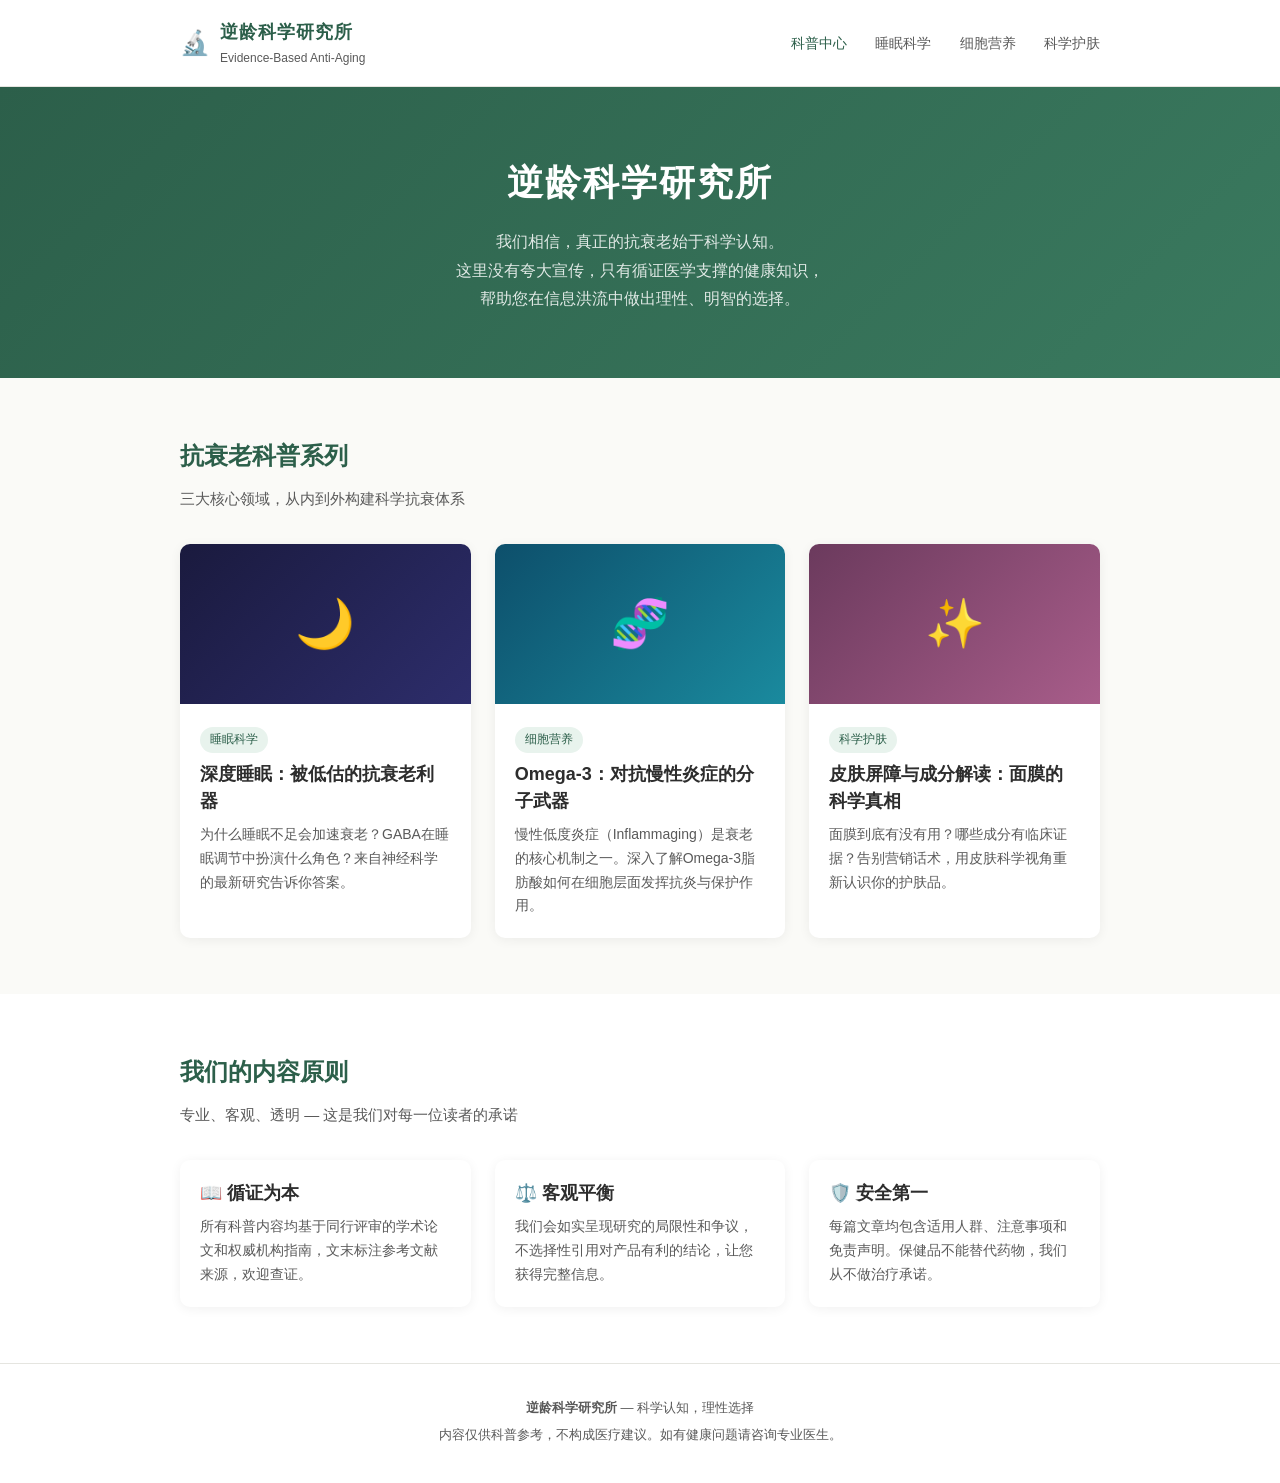
<file: wellness/index.html>
<!DOCTYPE html>
<html lang="zh-CN">
<head>
  <meta charset="UTF-8">
  <meta name="viewport" content="width=device-width, initial-scale=1.0">
  <title>逆龄科学研究所 - 专业抗衰老科普平台</title>
  <meta name="description" content="基于循证医学的抗衰老科普平台，聚焦睡眠科学、营养补充与科学护肤三大领域，帮助您做出更明智的健康选择。">
  <link rel="stylesheet" href="../css/wellness.css">
</head>
<body>
  <!-- Header -->
  <header class="site-header">
    <div class="container">
      <a href="/wellness/" class="brand">
        <span class="brand-icon">&#x1F52C;</span>
        <div>
          <div class="brand-name">逆龄科学研究所</div>
          <div class="brand-tagline">Evidence-Based Anti-Aging</div>
        </div>
      </a>
      <nav>
        <a href="/wellness/" class="active">科普中心</a>
        <a href="/wellness/sleep-gaba.html">睡眠科学</a>
        <a href="/wellness/omega3-fish-oil.html">细胞营养</a>
        <a href="/wellness/skincare-mask.html">科学护肤</a>
      </nav>
    </div>
  </header>

  <!-- Hero -->
  <section class="hero">
    <div class="container">
      <h1>逆龄科学研究所</h1>
      <p class="subtitle">
        我们相信，真正的抗衰老始于科学认知。<br>
        这里没有夸大宣传，只有循证医学支撑的健康知识，<br>
        帮助您在信息洪流中做出理性、明智的选择。
      </p>
    </div>
  </section>

  <!-- Content Series -->
  <section class="section">
    <div class="container">
      <h2 class="section-title">抗衰老科普系列</h2>
      <p class="section-desc">三大核心领域，从内到外构建科学抗衰体系</p>

      <div class="card-grid">
        <!-- Sleep Science Card -->
        <a href="/wellness/sleep-gaba.html" class="card">
          <div class="card-banner sleep">&#127769;</div>
          <div class="card-body">
            <span class="card-tag">睡眠科学</span>
            <h3>深度睡眠：被低估的抗衰老利器</h3>
            <p>为什么睡眠不足会加速衰老？GABA在睡眠调节中扮演什么角色？来自神经科学的最新研究告诉你答案。</p>
          </div>
        </a>

        <!-- Omega-3 Card -->
        <a href="/wellness/omega3-fish-oil.html" class="card">
          <div class="card-banner omega">&#129516;</div>
          <div class="card-body">
            <span class="card-tag">细胞营养</span>
            <h3>Omega-3：对抗慢性炎症的分子武器</h3>
            <p>慢性低度炎症（Inflammaging）是衰老的核心机制之一。深入了解Omega-3脂肪酸如何在细胞层面发挥抗炎与保护作用。</p>
          </div>
        </a>

        <!-- Skincare Card -->
        <a href="/wellness/skincare-mask.html" class="card">
          <div class="card-banner skin">&#10024;</div>
          <div class="card-body">
            <span class="card-tag">科学护肤</span>
            <h3>皮肤屏障与成分解读：面膜的科学真相</h3>
            <p>面膜到底有没有用？哪些成分有临床证据？告别营销话术，用皮肤科学视角重新认识你的护肤品。</p>
          </div>
        </a>
      </div>
    </div>
  </section>

  <!-- Methodology -->
  <section class="section" style="background: var(--white);">
    <div class="container">
      <h2 class="section-title">我们的内容原则</h2>
      <p class="section-desc">专业、客观、透明 — 这是我们对每一位读者的承诺</p>

      <div class="card-grid">
        <div class="card" style="cursor: default; transform: none;">
          <div class="card-body">
            <h3>&#x1F4D6; 循证为本</h3>
            <p>所有科普内容均基于同行评审的学术论文和权威机构指南，文末标注参考文献来源，欢迎查证。</p>
          </div>
        </div>
        <div class="card" style="cursor: default; transform: none;">
          <div class="card-body">
            <h3>&#x2696;&#xFE0F; 客观平衡</h3>
            <p>我们会如实呈现研究的局限性和争议，不选择性引用对产品有利的结论，让您获得完整信息。</p>
          </div>
        </div>
        <div class="card" style="cursor: default; transform: none;">
          <div class="card-body">
            <h3>&#x1F6E1;&#xFE0F; 安全第一</h3>
            <p>每篇文章均包含适用人群、注意事项和免责声明。保健品不能替代药物，我们从不做治疗承诺。</p>
          </div>
        </div>
      </div>
    </div>
  </section>

  <!-- Footer -->
  <footer class="site-footer">
    <div class="container">
      <p><strong>逆龄科学研究所</strong> — 科学认知，理性选择</p>
      <p>内容仅供科普参考，不构成医疗建议。如有健康问题请咨询专业医生。</p>
    </div>
  </footer>
</body>
</html>
</file>
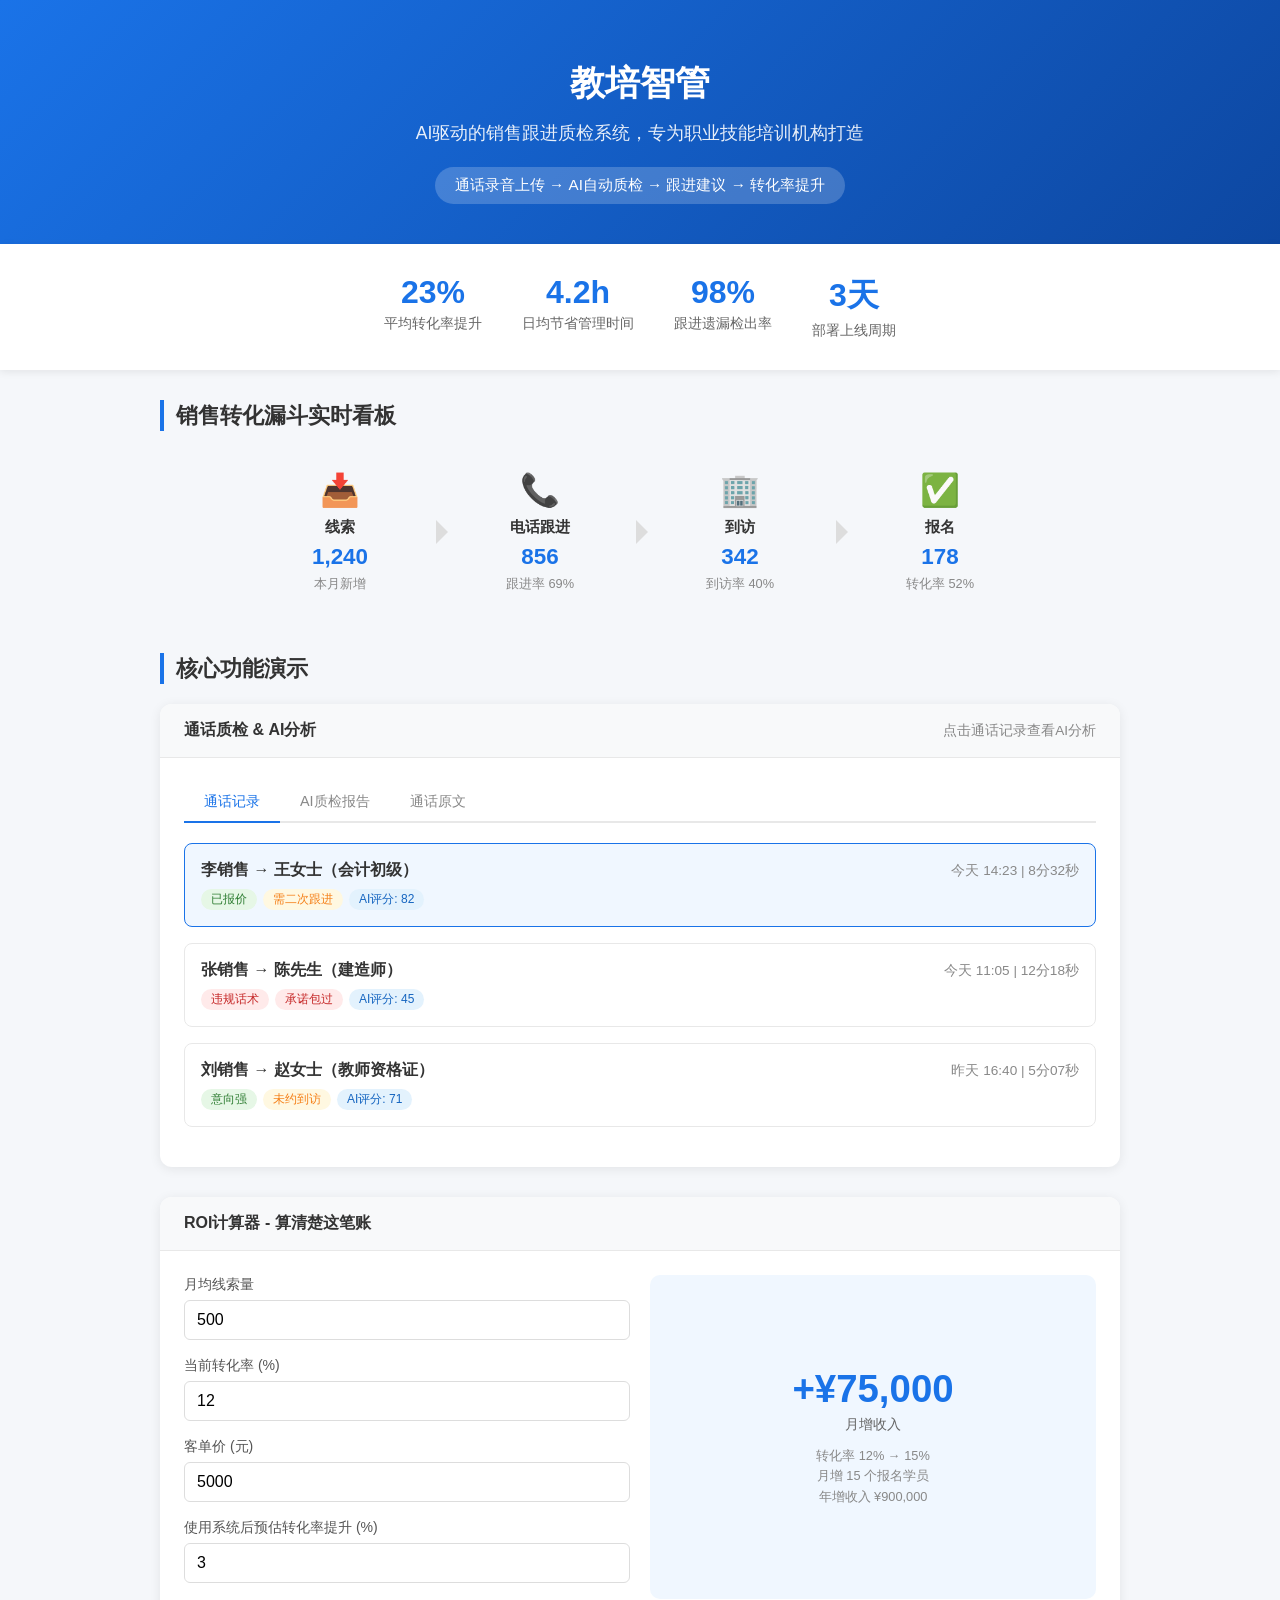
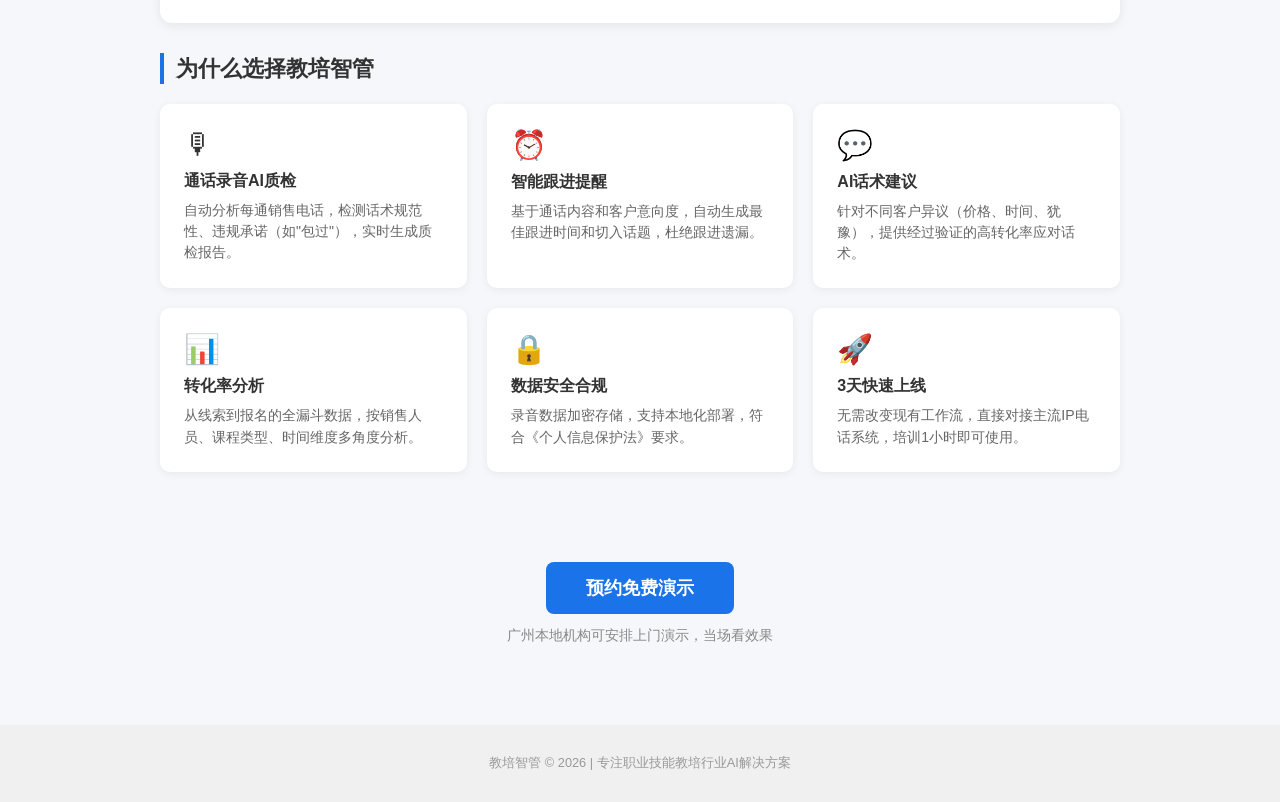
<file: demo.html>
<!DOCTYPE html>
<html lang="zh-CN">
<head>
    <meta charset="UTF-8">
    <meta name="viewport" content="width=device-width, initial-scale=1.0">
    <title>教培智管 - 销售跟进AI质检系统</title>
    <style>
        * { margin: 0; padding: 0; box-sizing: border-box; }
        body { font-family: -apple-system, "PingFang SC", "Microsoft YaHei", sans-serif; background: #f5f7fa; color: #333; }

        /* Header */
        .header { background: linear-gradient(135deg, #1a73e8, #0d47a1); color: #fff; padding: 60px 20px 40px; text-align: center; }
        .header h1 { font-size: 2.2rem; margin-bottom: 12px; }
        .header p { font-size: 1.1rem; opacity: 0.9; max-width: 600px; margin: 0 auto; line-height: 1.6; }
        .header .tagline { margin-top: 20px; display: inline-block; background: rgba(255,255,255,0.2); padding: 8px 20px; border-radius: 20px; font-size: 0.95rem; }

        /* Stats bar */
        .stats-bar { display: flex; justify-content: center; gap: 40px; padding: 30px 20px; background: #fff; box-shadow: 0 2px 8px rgba(0,0,0,0.08); flex-wrap: wrap; }
        .stat-item { text-align: center; }
        .stat-item .num { font-size: 2rem; font-weight: 700; color: #1a73e8; }
        .stat-item .label { font-size: 0.85rem; color: #666; margin-top: 4px; }

        /* Main container */
        .container { max-width: 1000px; margin: 0 auto; padding: 30px 20px; }

        /* Funnel section */
        .section-title { font-size: 1.4rem; font-weight: 600; margin-bottom: 20px; padding-left: 12px; border-left: 4px solid #1a73e8; }
        .funnel { display: flex; gap: 0; margin-bottom: 40px; flex-wrap: wrap; justify-content: center; }
        .funnel-step { flex: 1; min-width: 140px; max-width: 200px; text-align: center; padding: 20px 10px; position: relative; }
        .funnel-step .icon { font-size: 2rem; margin-bottom: 8px; }
        .funnel-step .step-name { font-weight: 600; font-size: 0.95rem; }
        .funnel-step .step-count { font-size: 1.4rem; font-weight: 700; color: #1a73e8; margin: 6px 0; }
        .funnel-step .step-rate { font-size: 0.8rem; color: #888; }
        .funnel-step::after { content: ""; position: absolute; right: -8px; top: 50%; transform: translateY(-50%); width: 0; height: 0; border-left: 12px solid #ddd; border-top: 12px solid transparent; border-bottom: 12px solid transparent; }
        .funnel-step:last-child::after { display: none; }

        /* Demo panel */
        .demo-panel { background: #fff; border-radius: 12px; box-shadow: 0 2px 12px rgba(0,0,0,0.08); margin-bottom: 30px; overflow: hidden; }
        .demo-panel .panel-header { background: #f8f9fa; padding: 16px 24px; border-bottom: 1px solid #e8e8e8; display: flex; justify-content: space-between; align-items: center; flex-wrap: wrap; gap: 8px; }
        .demo-panel .panel-header h3 { font-size: 1rem; }
        .panel-body { padding: 24px; }

        /* Call record */
        .call-record { border: 1px solid #e8e8e8; border-radius: 8px; padding: 16px; margin-bottom: 16px; cursor: pointer; transition: all 0.2s; }
        .call-record:hover { border-color: #1a73e8; box-shadow: 0 2px 8px rgba(26,115,232,0.15); }
        .call-record.active { border-color: #1a73e8; background: #f0f7ff; }
        .call-meta { display: flex; justify-content: space-between; align-items: center; margin-bottom: 8px; flex-wrap: wrap; gap: 8px; }
        .call-meta .name { font-weight: 600; }
        .call-meta .time { font-size: 0.85rem; color: #888; }
        .call-tags { display: flex; gap: 6px; flex-wrap: wrap; }
        .tag { padding: 2px 10px; border-radius: 12px; font-size: 0.75rem; font-weight: 500; }
        .tag-green { background: #e6f7e6; color: #2e7d32; }
        .tag-red { background: #ffeaea; color: #c62828; }
        .tag-yellow { background: #fff8e1; color: #f57f17; }
        .tag-blue { background: #e3f2fd; color: #1565c0; }

        /* AI analysis */
        .ai-box { background: linear-gradient(135deg, #f0f7ff, #e8f0fe); border: 1px solid #c2d9f7; border-radius: 10px; padding: 20px; margin-top: 16px; }
        .ai-box .ai-label { font-size: 0.8rem; color: #1a73e8; font-weight: 600; margin-bottom: 12px; display: flex; align-items: center; gap: 6px; }
        .ai-item { margin-bottom: 14px; padding-left: 16px; border-left: 3px solid #1a73e8; }
        .ai-item:last-child { margin-bottom: 0; }
        .ai-item .ai-title { font-weight: 600; font-size: 0.9rem; margin-bottom: 4px; }
        .ai-item .ai-desc { font-size: 0.85rem; color: #555; line-height: 1.5; }

        /* Score */
        .score-circle { width: 80px; height: 80px; border-radius: 50%; display: flex; align-items: center; justify-content: center; font-size: 1.6rem; font-weight: 700; margin: 0 auto 10px; }
        .score-high { background: #e6f7e6; color: #2e7d32; border: 3px solid #2e7d32; }
        .score-mid { background: #fff8e1; color: #f57f17; border: 3px solid #f57f17; }
        .score-low { background: #ffeaea; color: #c62828; border: 3px solid #c62828; }

        /* Conversation transcript */
        .transcript { max-height: 300px; overflow-y: auto; padding: 16px; background: #fafafa; border-radius: 8px; }
        .msg { margin-bottom: 12px; display: flex; gap: 10px; }
        .msg .role { min-width: 40px; font-weight: 600; font-size: 0.8rem; padding-top: 2px; }
        .msg .role.sales { color: #1a73e8; }
        .msg .role.lead { color: #e65100; }
        .msg .text { font-size: 0.9rem; line-height: 1.5; flex: 1; }
        .msg .highlight { background: #fff3cd; padding: 1px 4px; border-radius: 3px; }

        /* Feature grid */
        .features { display: grid; grid-template-columns: repeat(auto-fit, minmax(280px, 1fr)); gap: 20px; margin-bottom: 40px; }
        .feature-card { background: #fff; border-radius: 10px; padding: 24px; box-shadow: 0 2px 8px rgba(0,0,0,0.06); }
        .feature-card .f-icon { font-size: 1.8rem; margin-bottom: 10px; }
        .feature-card h4 { margin-bottom: 8px; font-size: 1rem; }
        .feature-card p { font-size: 0.88rem; color: #666; line-height: 1.5; }

        /* CTA */
        .cta-section { text-align: center; padding: 50px 20px; }
        .cta-btn { display: inline-block; background: #1a73e8; color: #fff; padding: 14px 40px; border-radius: 8px; text-decoration: none; font-size: 1.1rem; font-weight: 600; transition: background 0.2s; border: none; cursor: pointer; }
        .cta-btn:hover { background: #1557b0; }
        .cta-sub { margin-top: 12px; font-size: 0.88rem; color: #888; }

        /* Tabs */
        .tabs { display: flex; gap: 0; border-bottom: 2px solid #e8e8e8; margin-bottom: 20px; }
        .tab { padding: 10px 20px; cursor: pointer; font-size: 0.9rem; font-weight: 500; color: #888; border-bottom: 2px solid transparent; margin-bottom: -2px; transition: all 0.2s; }
        .tab.active { color: #1a73e8; border-bottom-color: #1a73e8; }
        .tab:hover { color: #1a73e8; }
        .tab-content { display: none; }
        .tab-content.active { display: block; }

        /* ROI calculator */
        .roi-grid { display: grid; grid-template-columns: 1fr 1fr; gap: 20px; }
        .roi-input-group { margin-bottom: 16px; }
        .roi-input-group label { display: block; font-size: 0.88rem; color: #555; margin-bottom: 6px; }
        .roi-input-group input { width: 100%; padding: 10px 12px; border: 1px solid #ddd; border-radius: 6px; font-size: 1rem; }
        .roi-input-group input:focus { outline: none; border-color: #1a73e8; }
        .roi-result { background: #f0f7ff; border-radius: 10px; padding: 24px; display: flex; flex-direction: column; justify-content: center; align-items: center; }
        .roi-result .roi-num { font-size: 2.4rem; font-weight: 700; color: #1a73e8; }
        .roi-result .roi-label { font-size: 0.9rem; color: #666; margin-top: 4px; }
        .roi-result .roi-detail { font-size: 0.8rem; color: #888; margin-top: 12px; text-align: center; line-height: 1.6; }

        /* Responsive */
        @media (max-width: 700px) {
            .header h1 { font-size: 1.6rem; }
            .stats-bar { gap: 20px; }
            .roi-grid { grid-template-columns: 1fr; }
            .funnel-step::after { display: none; }
        }
    </style>
</head>
<body>

<div class="header">
    <h1>教培智管</h1>
    <p>AI驱动的销售跟进质检系统，专为职业技能培训机构打造</p>
    <div class="tagline">通话录音上传 &rarr; AI自动质检 &rarr; 跟进建议 &rarr; 转化率提升</div>
</div>

<div class="stats-bar">
    <div class="stat-item">
        <div class="num">23%</div>
        <div class="label">平均转化率提升</div>
    </div>
    <div class="stat-item">
        <div class="num">4.2h</div>
        <div class="label">日均节省管理时间</div>
    </div>
    <div class="stat-item">
        <div class="num">98%</div>
        <div class="label">跟进遗漏检出率</div>
    </div>
    <div class="stat-item">
        <div class="num">3天</div>
        <div class="label">部署上线周期</div>
    </div>
</div>

<div class="container">

    <!-- Funnel -->
    <h2 class="section-title">销售转化漏斗实时看板</h2>
    <div class="funnel">
        <div class="funnel-step">
            <div class="icon">📥</div>
            <div class="step-name">线索</div>
            <div class="step-count">1,240</div>
            <div class="step-rate">本月新增</div>
        </div>
        <div class="funnel-step">
            <div class="icon">📞</div>
            <div class="step-name">电话跟进</div>
            <div class="step-count">856</div>
            <div class="step-rate">跟进率 69%</div>
        </div>
        <div class="funnel-step">
            <div class="icon">🏢</div>
            <div class="step-name">到访</div>
            <div class="step-count">342</div>
            <div class="step-rate">到访率 40%</div>
        </div>
        <div class="funnel-step">
            <div class="icon">✅</div>
            <div class="step-name">报名</div>
            <div class="step-count">178</div>
            <div class="step-rate">转化率 52%</div>
        </div>
    </div>

    <!-- Core Demo: Call Analysis -->
    <h2 class="section-title">核心功能演示</h2>

    <div class="demo-panel">
        <div class="panel-header">
            <h3>通话质检 &amp; AI分析</h3>
            <span style="font-size:0.85rem;color:#888;">点击通话记录查看AI分析</span>
        </div>
        <div class="panel-body">
            <div class="tabs">
                <div class="tab active" onclick="switchTab('records')">通话记录</div>
                <div class="tab" onclick="switchTab('analysis')">AI质检报告</div>
                <div class="tab" onclick="switchTab('transcript')">通话原文</div>
            </div>

            <!-- Tab: Records -->
            <div id="tab-records" class="tab-content active">
                <div class="call-record active" onclick="selectCall(this, 0)">
                    <div class="call-meta">
                        <span class="name">李销售 &rarr; 王女士（会计初级）</span>
                        <span class="time">今天 14:23 | 8分32秒</span>
                    </div>
                    <div class="call-tags">
                        <span class="tag tag-green">已报价</span>
                        <span class="tag tag-yellow">需二次跟进</span>
                        <span class="tag tag-blue">AI评分: 82</span>
                    </div>
                </div>
                <div class="call-record" onclick="selectCall(this, 1)">
                    <div class="call-meta">
                        <span class="name">张销售 &rarr; 陈先生（建造师）</span>
                        <span class="time">今天 11:05 | 12分18秒</span>
                    </div>
                    <div class="call-tags">
                        <span class="tag tag-red">违规话术</span>
                        <span class="tag tag-red">承诺包过</span>
                        <span class="tag tag-blue">AI评分: 45</span>
                    </div>
                </div>
                <div class="call-record" onclick="selectCall(this, 2)">
                    <div class="call-meta">
                        <span class="name">刘销售 &rarr; 赵女士（教师资格证）</span>
                        <span class="time">昨天 16:40 | 5分07秒</span>
                    </div>
                    <div class="call-tags">
                        <span class="tag tag-green">意向强</span>
                        <span class="tag tag-yellow">未约到访</span>
                        <span class="tag tag-blue">AI评分: 71</span>
                    </div>
                </div>
            </div>

            <!-- Tab: AI Analysis -->
            <div id="tab-analysis" class="tab-content">
                <div style="display:flex;gap:30px;flex-wrap:wrap;margin-bottom:20px;">
                    <div style="text-align:center;">
                        <div class="score-circle score-high" id="score-display">82</div>
                        <div style="font-size:0.85rem;color:#666;">综合评分</div>
                    </div>
                    <div style="flex:1;min-width:200px;">
                        <div style="margin-bottom:8px;font-size:0.88rem;">
                            <span>开场白规范</span>
                            <span style="float:right;color:#2e7d32;font-weight:600;">通过</span>
                        </div>
                        <div style="margin-bottom:8px;font-size:0.88rem;">
                            <span>需求挖掘</span>
                            <span style="float:right;color:#2e7d32;font-weight:600;">良好</span>
                        </div>
                        <div style="margin-bottom:8px;font-size:0.88rem;">
                            <span>产品介绍</span>
                            <span style="float:right;color:#f57f17;font-weight:600;">待改进</span>
                        </div>
                        <div style="margin-bottom:8px;font-size:0.88rem;">
                            <span>异议处理</span>
                            <span style="float:right;color:#2e7d32;font-weight:600;">优秀</span>
                        </div>
                        <div style="font-size:0.88rem;">
                            <span>促成动作</span>
                            <span style="float:right;color:#f57f17;font-weight:600;">缺失</span>
                        </div>
                    </div>
                </div>

                <div class="ai-box" id="ai-suggestions">
                    <div class="ai-label">🤖 AI 跟进建议</div>
                    <div class="ai-item">
                        <div class="ai-title">建议明天上午10点前回访</div>
                        <div class="ai-desc">客户提到"回去跟家人商量"，属于典型犹豫信号。根据历史数据，此类客户在24小时内跟进转化率最高（67%），超过48小时则降至23%。</div>
                    </div>
                    <div class="ai-item">
                        <div class="ai-title">推荐使用"考试时间紧迫"切入点</div>
                        <div class="ai-desc">客户目标是今年11月考试，当前距报名截止还有42天。通话中客户对时间敏感度高，建议以备考规划倒推制造紧迫感。</div>
                    </div>
                    <div class="ai-item">
                        <div class="ai-title">价格异议话术优化</div>
                        <div class="ai-desc">客户对4800元的价格有顾虑。建议拆解为"日均不到15元"，并对比自学购买教材+题库的成本（约1200元），强调通过率差异（机构78% vs 自学31%）。</div>
                    </div>
                </div>
            </div>

            <!-- Tab: Transcript -->
            <div id="tab-transcript" class="tab-content">
                <div class="transcript">
                    <div class="msg"><div class="role sales">销售</div><div class="text">王女士您好，我是XX教育的李老师，之前您在我们官网咨询了会计初级职称课程，想跟您聊聊您的备考计划。</div></div>
                    <div class="msg"><div class="role lead">学员</div><div class="text">嗯对，我想了解一下，今年想考初级。</div></div>
                    <div class="msg"><div class="role sales">销售</div><div class="text">好的，您目前是什么基础呢？之前有接触过会计相关的工作吗？</div></div>
                    <div class="msg"><div class="role lead">学员</div><div class="text">零基础，我现在做行政，想转行做会计。</div></div>
                    <div class="msg"><div class="role sales">销售</div><div class="text">明白了，零基础转行会计是完全可以的。我们很多学员都是类似情况，去年零基础班通过率78%。您计划考今年11月那次吗？</div></div>
                    <div class="msg"><div class="role lead">学员</div><div class="text">对，就考今年的。费用大概多少？</div></div>
                    <div class="msg"><div class="role sales">销售</div><div class="text">我们初级全程班是4800，包含教材、题库、120课时直播课和考前冲刺。<span class="highlight">如果这周报名还有个早鸟优惠。</span></div></div>
                    <div class="msg"><div class="role lead">学员</div><div class="text">4800啊...有点贵，我再考虑考虑吧，回去跟家人商量一下。</div></div>
                    <div class="msg"><div class="role sales">销售</div><div class="text">理解的，王女士。那这样，我把课程详情和学员案例发您微信，您跟家人参考一下，<span class="highlight">明天我再联系您？</span></div></div>
                    <div class="msg"><div class="role lead">学员</div><div class="text">行，明天联系吧。</div></div>
                </div>
                <div class="ai-box" style="margin-top:16px;">
                    <div class="ai-label">🔍 AI标注</div>
                    <div class="ai-item">
                        <div class="ai-desc"><strong>亮点：</strong>开场简洁明了，快速确认需求，适时引用通过率数据增强信任。</div>
                    </div>
                    <div class="ai-item">
                        <div class="ai-desc"><strong>待改进：</strong>面对价格异议时缺少价值拆解，直接跳到了"发资料"环节。应先解决价格顾虑再推进。</div>
                    </div>
                    <div class="ai-item">
                        <div class="ai-desc" style="color:#c62828;"><strong>注意：</strong>"这周报名还有早鸟优惠"未说明具体优惠内容和截止时间，可能被认定为模糊承诺。</div>
                    </div>
                </div>
            </div>
        </div>
    </div>

    <!-- ROI Calculator -->
    <div class="demo-panel">
        <div class="panel-header">
            <h3>ROI计算器 - 算清楚这笔账</h3>
        </div>
        <div class="panel-body">
            <div class="roi-grid">
                <div>
                    <div class="roi-input-group">
                        <label>月均线索量</label>
                        <input type="number" id="roi-leads" value="500" oninput="calcROI()">
                    </div>
                    <div class="roi-input-group">
                        <label>当前转化率 (%)</label>
                        <input type="number" id="roi-rate" value="12" oninput="calcROI()">
                    </div>
                    <div class="roi-input-group">
                        <label>客单价 (元)</label>
                        <input type="number" id="roi-price" value="5000" oninput="calcROI()">
                    </div>
                    <div class="roi-input-group">
                        <label>使用系统后预估转化率提升 (%)</label>
                        <input type="number" id="roi-uplift" value="3" oninput="calcROI()">
                    </div>
                </div>
                <div class="roi-result">
                    <div class="roi-num" id="roi-revenue">+¥75,000</div>
                    <div class="roi-label">月增收入</div>
                    <div class="roi-detail" id="roi-detail">
                        转化率 12% &rarr; 15%<br>
                        月增 15 个报名学员<br>
                        年增收入 ¥900,000
                    </div>
                </div>
            </div>
        </div>
    </div>

    <!-- Features -->
    <h2 class="section-title">为什么选择教培智管</h2>
    <div class="features">
        <div class="feature-card">
            <div class="f-icon">🎙</div>
            <h4>通话录音AI质检</h4>
            <p>自动分析每通销售电话，检测话术规范性、违规承诺（如"包过"），实时生成质检报告。</p>
        </div>
        <div class="feature-card">
            <div class="f-icon">⏰</div>
            <h4>智能跟进提醒</h4>
            <p>基于通话内容和客户意向度，自动生成最佳跟进时间和切入话题，杜绝跟进遗漏。</p>
        </div>
        <div class="feature-card">
            <div class="f-icon">💬</div>
            <h4>AI话术建议</h4>
            <p>针对不同客户异议（价格、时间、犹豫），提供经过验证的高转化率应对话术。</p>
        </div>
        <div class="feature-card">
            <div class="f-icon">📊</div>
            <h4>转化率分析</h4>
            <p>从线索到报名的全漏斗数据，按销售人员、课程类型、时间维度多角度分析。</p>
        </div>
        <div class="feature-card">
            <div class="f-icon">🔒</div>
            <h4>数据安全合规</h4>
            <p>录音数据加密存储，支持本地化部署，符合《个人信息保护法》要求。</p>
        </div>
        <div class="feature-card">
            <div class="f-icon">🚀</div>
            <h4>3天快速上线</h4>
            <p>无需改变现有工作流，直接对接主流IP电话系统，培训1小时即可使用。</p>
        </div>
    </div>

    <!-- CTA -->
    <div class="cta-section">
        <button class="cta-btn" onclick="showContact()">预约免费演示</button>
        <div class="cta-sub">广州本地机构可安排上门演示，当场看效果</div>
        <div id="contact-info" style="display:none;margin-top:20px;padding:20px;background:#f0f7ff;border-radius:10px;text-align:left;max-width:400px;margin-left:auto;margin-right:auto;">
            <p style="font-weight:600;margin-bottom:10px;">联系方式</p>
            <p style="font-size:0.9rem;color:#555;line-height:1.8;">
                📱 手机/微信：[您的手机号]<br>
                📍 服务范围：广州（天河、番禺、白云、越秀）<br>
                🕐 响应时间：24小时内
            </p>
        </div>
    </div>

</div>

<div style="text-align:center;padding:30px 20px;background:#f0f0f0;font-size:0.8rem;color:#999;">
    教培智管 &copy; 2026 | 专注职业技能教培行业AI解决方案
</div>

<script>
function switchTab(name) {
    document.querySelectorAll('.tab').forEach(t => t.classList.remove('active'));
    document.querySelectorAll('.tab-content').forEach(t => t.classList.remove('active'));
    event.target.classList.add('active');
    document.getElementById('tab-' + name).classList.add('active');
}

function selectCall(el, idx) {
    document.querySelectorAll('.call-record').forEach(r => r.classList.remove('active'));
    el.classList.add('active');

    const data = [
        { score: 82, cls: 'score-high', suggestions: [
            { title: '建议明天上午10点前回访', desc: '客户提到"回去跟家人商量"，属于典型犹豫信号。24小时内跟进转化率最高（67%）。' },
            { title: '推荐使用"考试时间紧迫"切入点', desc: '客户目标是今年11月考试，距报名截止还有42天，利用时间紧迫感推进。' },
            { title: '价格异议话术优化', desc: '建议拆解为"日均不到15元"，对比自学成本，强调通过率差异（78% vs 31%）。' }
        ]},
        { score: 45, cls: 'score-low', suggestions: [
            { title: '严重违规：承诺"包过"', desc: '通话第6分钟，销售说"我们这个班基本上包过的"，违反广告法及机构合规要求，需立即纠正。' },
            { title: '缺少需求确认环节', desc: '整通电话直接进入课程介绍，未确认客户当前持证情况和报考科目，导致信息不匹配。' },
            { title: '建议安排话术培训', desc: '该销售近5通电话中3通出现违规话术，建议主管本周安排一对一辅导。' }
        ]},
        { score: 71, cls: 'score-mid', suggestions: [
            { title: '高意向客户，优先跟进', desc: '客户主动询问了课程安排、师资和通过率，属于A类意向。建议今天下班前发送课表并约到访。' },
            { title: '未完成邀约到访动作', desc: '通话在客户说"我看看时间"后结束，缺少确认具体到访时间的推进动作。' },
            { title: '话术建议：二选一邀约法', desc: '建议使用"您看周六上午还是下午方便过来试听？"替代开放式提问，到访率可提升35%。' }
        ]}
    ];

    const d = data[idx];
    document.getElementById('score-display').textContent = d.score;
    document.getElementById('score-display').className = 'score-circle ' + d.cls;

    let html = '<div class="ai-label">🤖 AI 跟进建议</div>';
    d.suggestions.forEach(s => {
        html += '<div class="ai-item"><div class="ai-title">' + s.title + '</div><div class="ai-desc">' + s.desc + '</div></div>';
    });
    document.getElementById('ai-suggestions').innerHTML = html;
}

function calcROI() {
    const leads = parseInt(document.getElementById('roi-leads').value) || 0;
    const rate = parseFloat(document.getElementById('roi-rate').value) || 0;
    const price = parseInt(document.getElementById('roi-price').value) || 0;
    const uplift = parseFloat(document.getElementById('roi-uplift').value) || 0;

    const newStudents = Math.round(leads * uplift / 100);
    const monthRevenue = newStudents * price;
    const yearRevenue = monthRevenue * 12;
    const newRate = rate + uplift;

    document.getElementById('roi-revenue').textContent = '+\u00a5' + monthRevenue.toLocaleString();
    document.getElementById('roi-detail').innerHTML =
        '转化率 ' + rate + '% &rarr; ' + newRate + '%<br>' +
        '月增 ' + newStudents + ' 个报名学员<br>' +
        '年增收入 \u00a5' + yearRevenue.toLocaleString();
}

function showContact() {
    const info = document.getElementById('contact-info');
    info.style.display = info.style.display === 'none' ? 'block' : 'none';
}
</script>

</body>
</html>
</file>
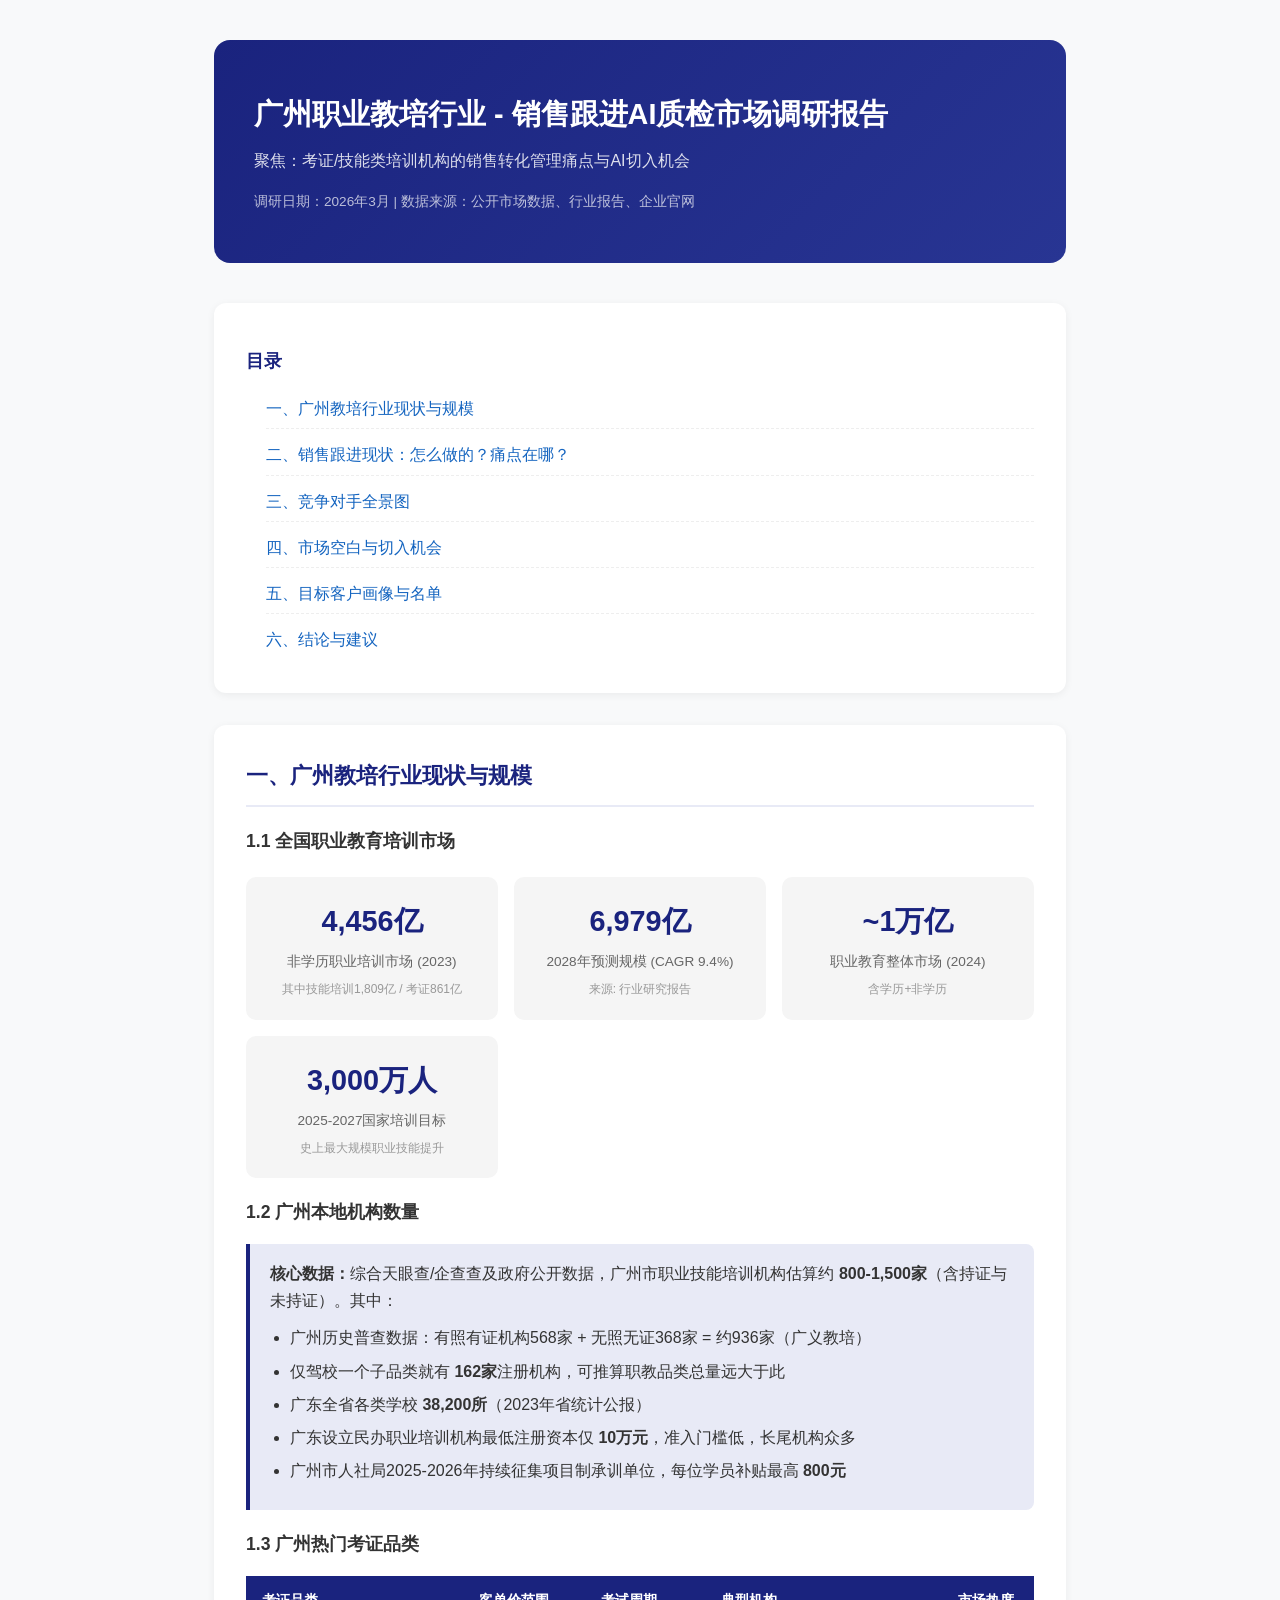
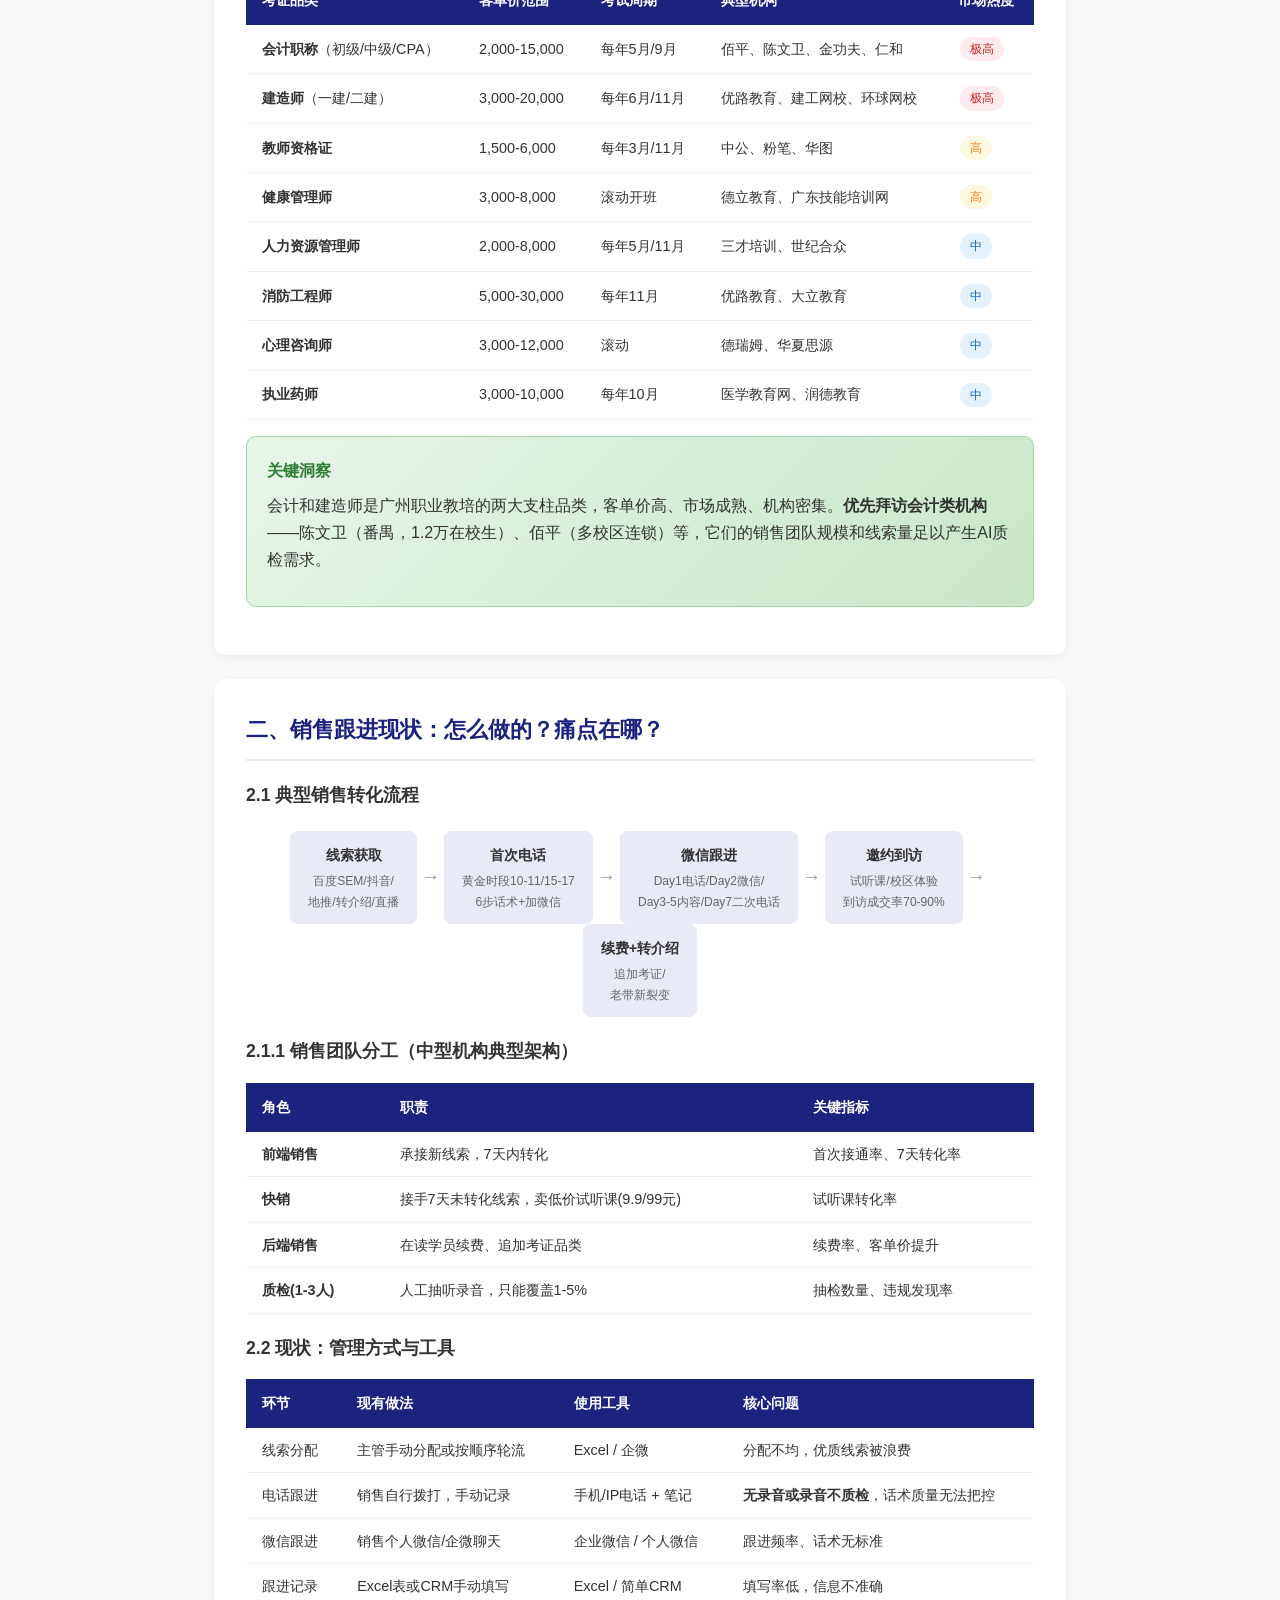
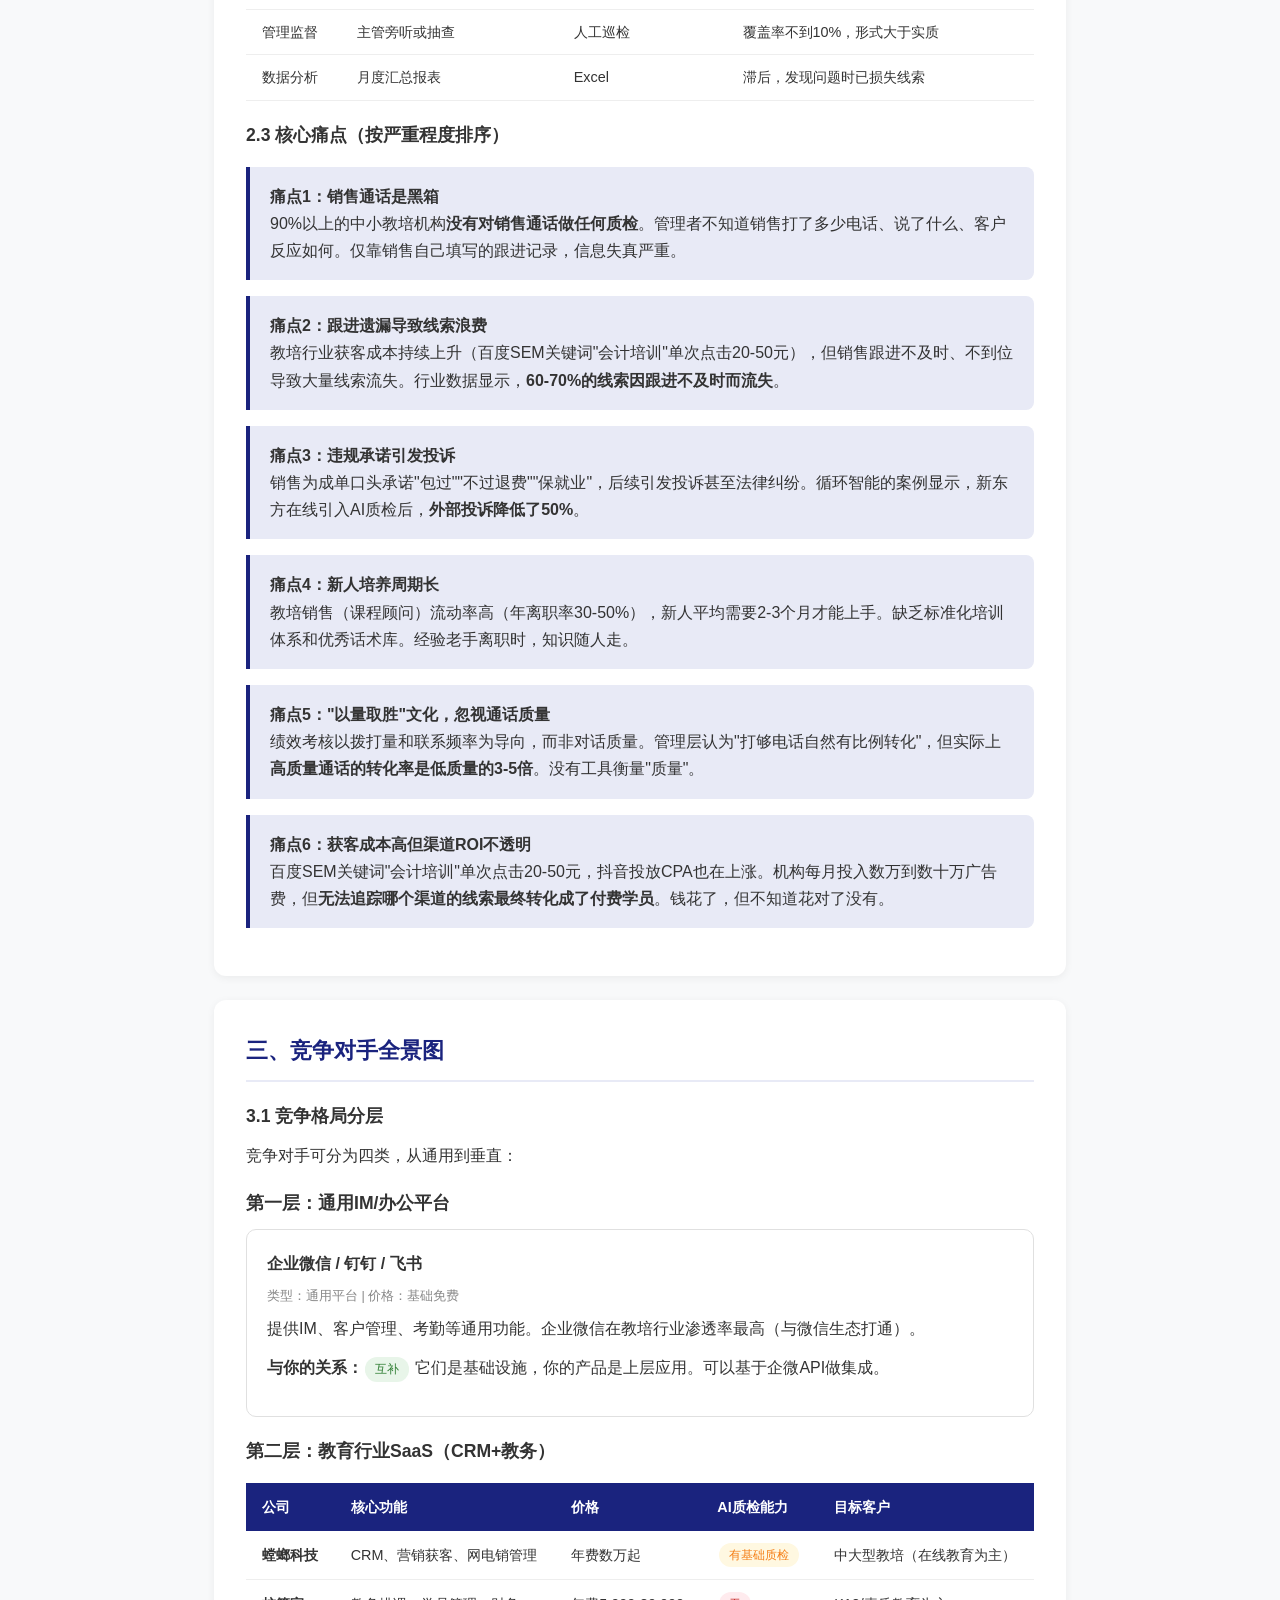
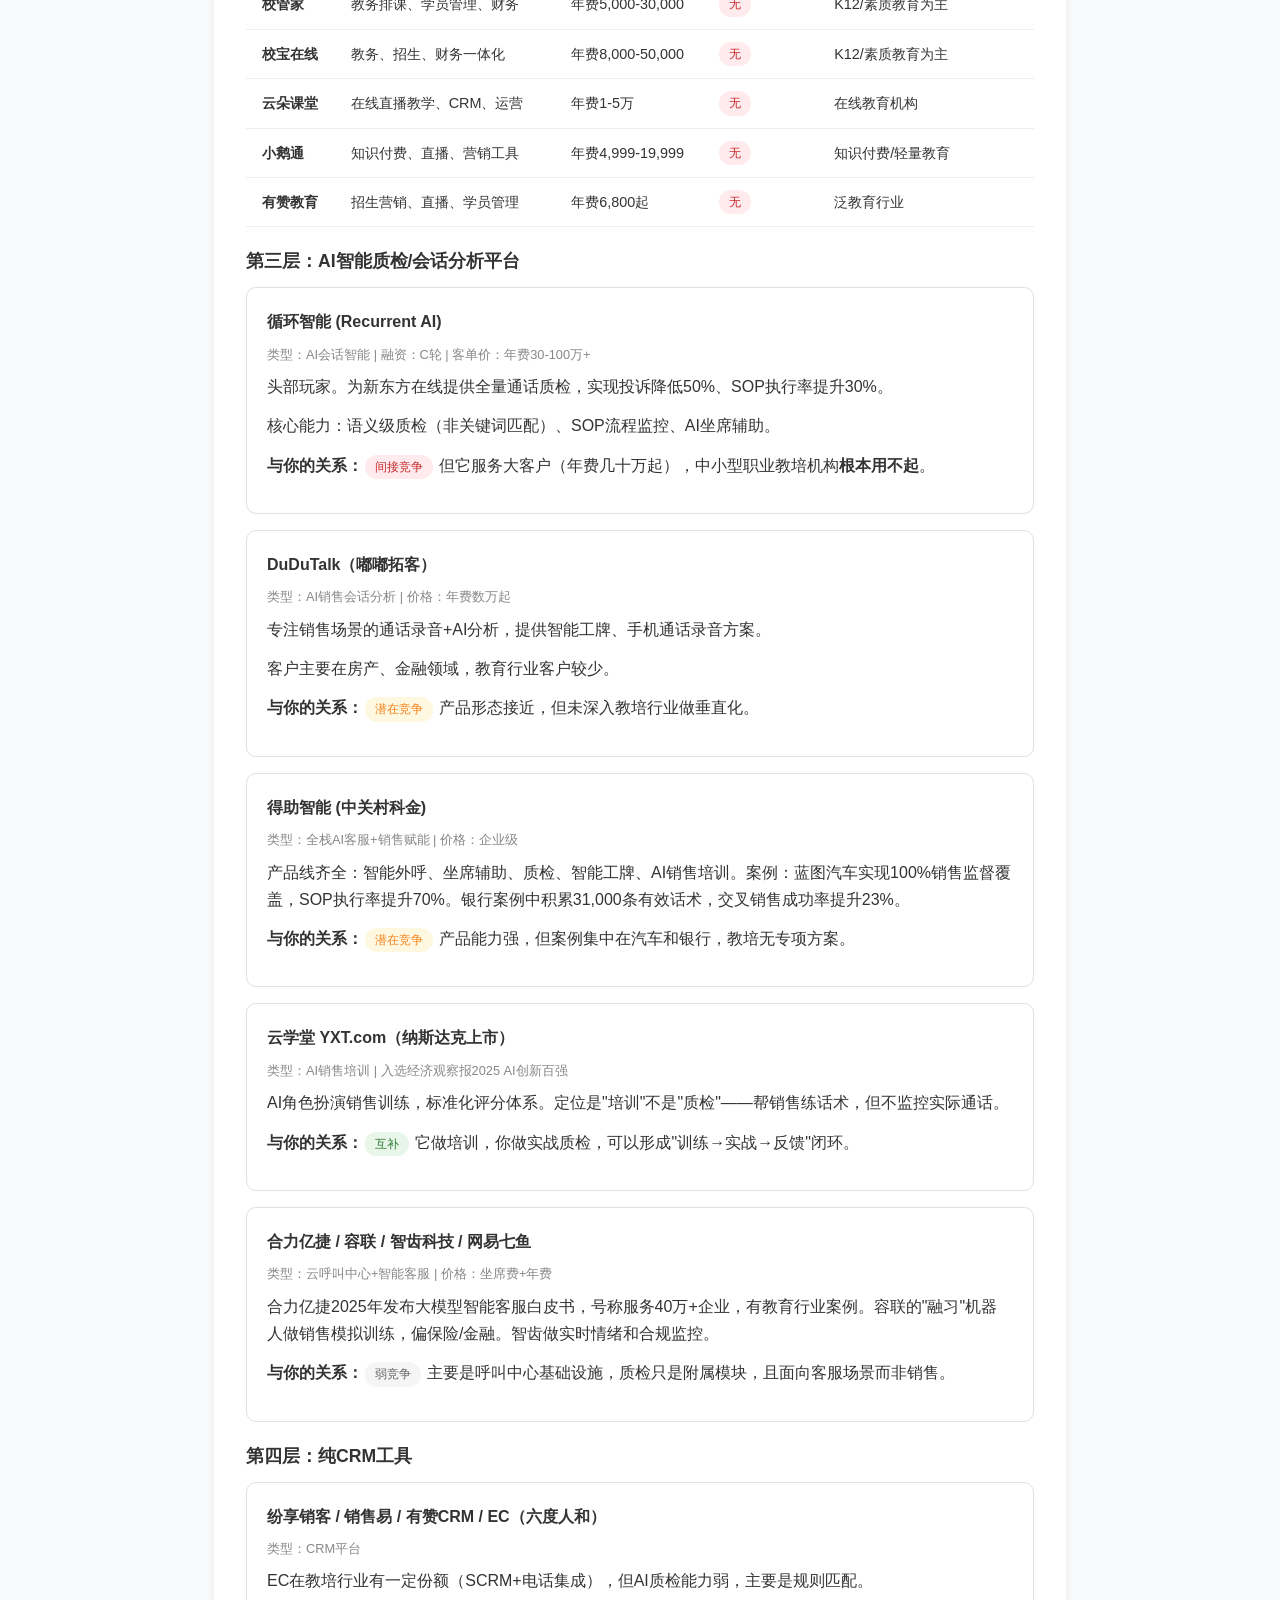
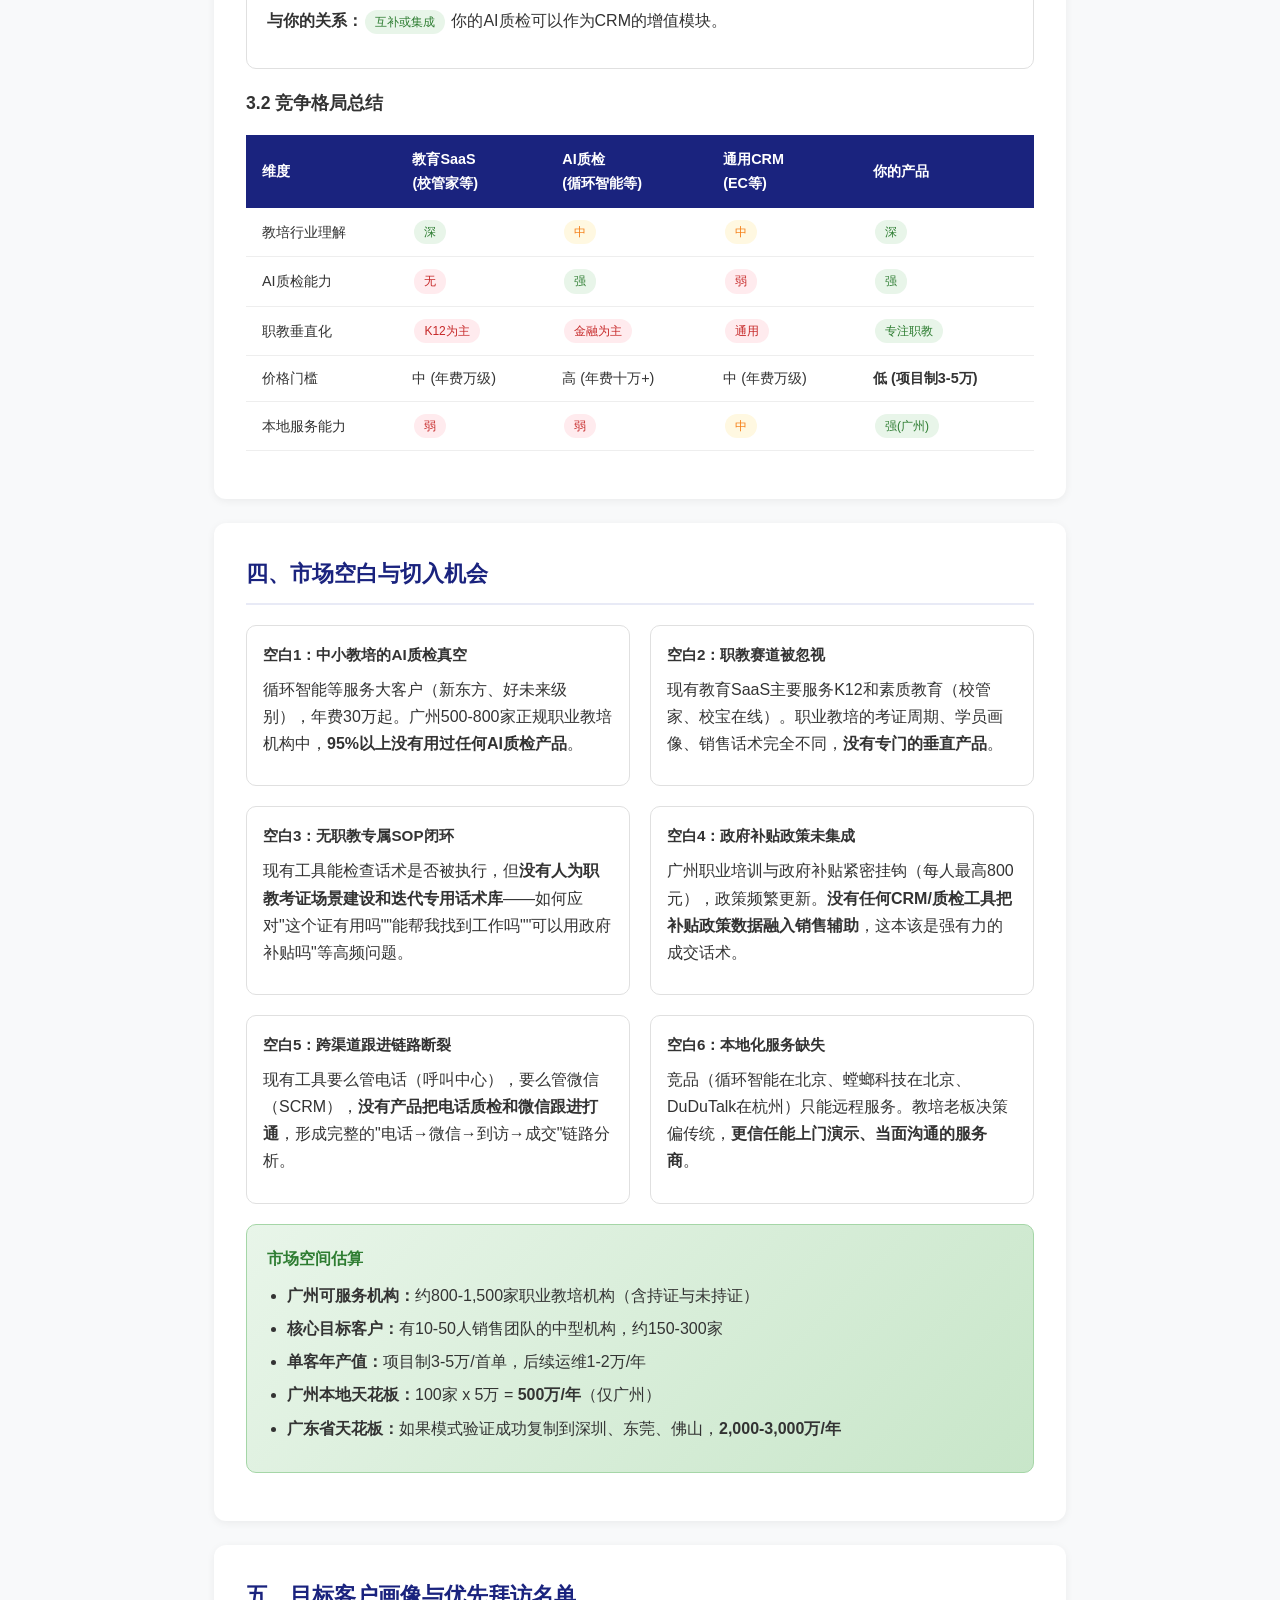
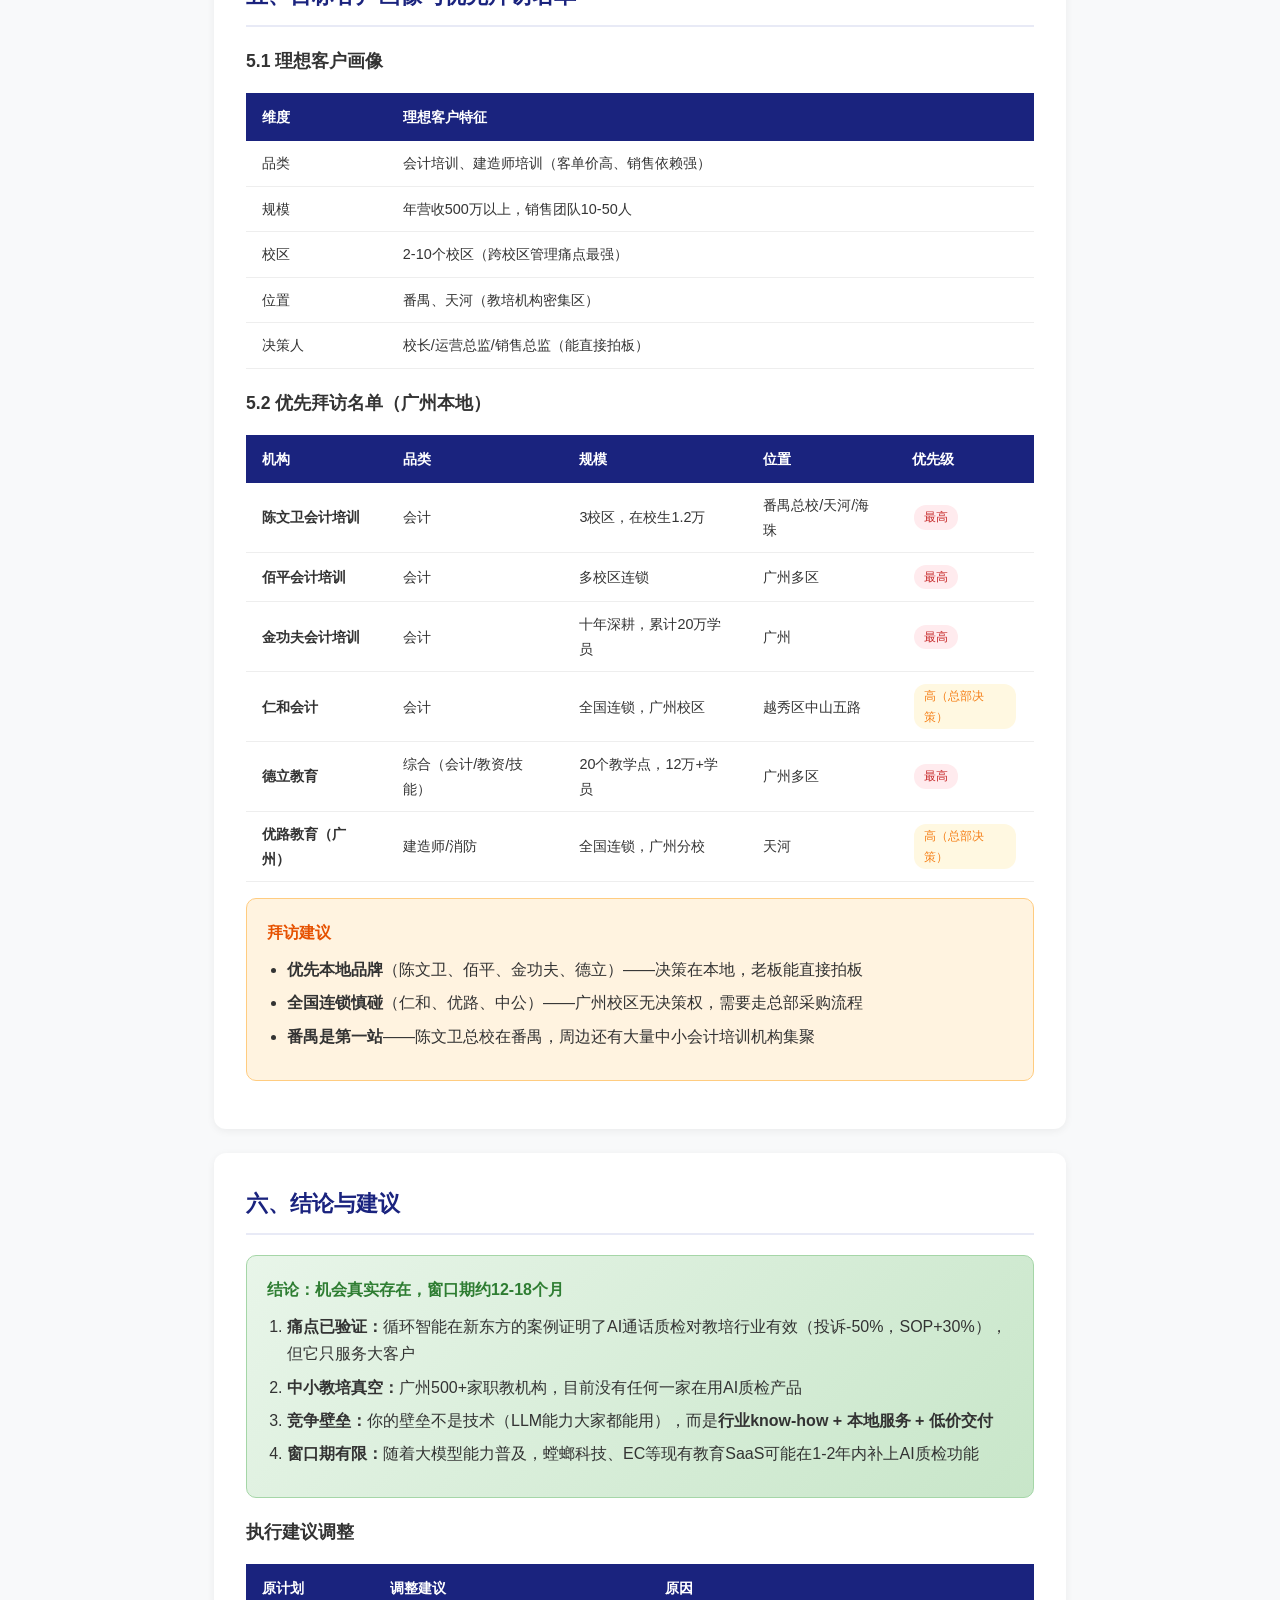
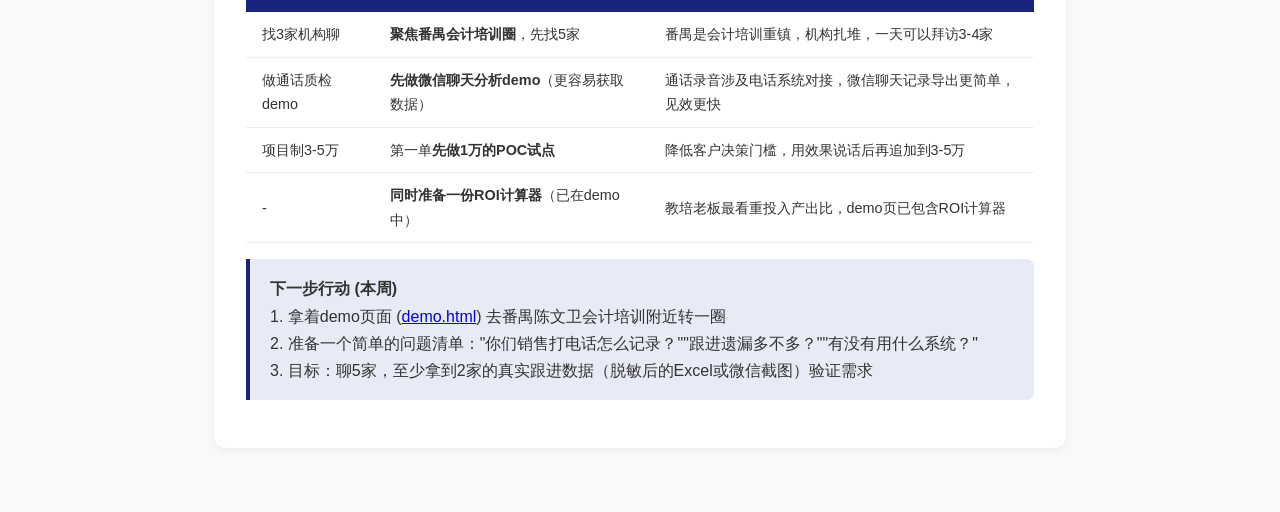
<file: market-research.html>
<!DOCTYPE html>
<html lang="zh-CN">
<head>
    <meta charset="UTF-8">
    <meta name="viewport" content="width=device-width, initial-scale=1.0">
    <title>广州职业教培行业 - 销售跟进AI质检市场调研报告</title>
    <style>
        * { margin: 0; padding: 0; box-sizing: border-box; }
        body { font-family: -apple-system, "PingFang SC", "Microsoft YaHei", sans-serif; background: #f8f9fa; color: #333; line-height: 1.7; }
        .report { max-width: 900px; margin: 0 auto; padding: 40px 24px; }
        .report-header { background: linear-gradient(135deg, #1a237e, #283593); color: #fff; padding: 50px 40px; border-radius: 16px; margin-bottom: 40px; }
        .report-header h1 { font-size: 1.8rem; margin-bottom: 8px; }
        .report-header .subtitle { opacity: 0.85; font-size: 1rem; }
        .report-header .date { margin-top: 16px; font-size: 0.85rem; opacity: 0.7; }
        .toc { background: #fff; border-radius: 12px; padding: 24px 32px; margin-bottom: 32px; box-shadow: 0 2px 8px rgba(0,0,0,0.06); }
        .toc h3 { margin-bottom: 12px; color: #1a237e; }
        .toc ul { list-style: none; }
        .toc li { padding: 6px 0; border-bottom: 1px dashed #eee; }
        .toc li:last-child { border: none; }
        .toc a { color: #1565c0; text-decoration: none; }
        .toc a:hover { text-decoration: underline; }
        section { background: #fff; border-radius: 12px; padding: 32px; margin-bottom: 24px; box-shadow: 0 2px 8px rgba(0,0,0,0.06); }
        h2 { font-size: 1.4rem; color: #1a237e; margin-bottom: 20px; padding-bottom: 10px; border-bottom: 2px solid #e8eaf6; }
        h3 { font-size: 1.1rem; color: #333; margin: 20px 0 10px; }
        p { margin-bottom: 12px; }
        .highlight-box { background: #e8eaf6; border-left: 4px solid #1a237e; padding: 16px 20px; border-radius: 0 8px 8px 0; margin: 16px 0; }
        .data-grid { display: grid; grid-template-columns: repeat(auto-fit, minmax(200px, 1fr)); gap: 16px; margin: 20px 0; }
        .data-card { background: #f5f5f5; border-radius: 10px; padding: 20px; text-align: center; }
        .data-card .num { font-size: 1.8rem; font-weight: 700; color: #1a237e; }
        .data-card .label { font-size: 0.85rem; color: #666; margin-top: 4px; }
        .data-card .source { font-size: 0.75rem; color: #999; margin-top: 6px; }
        table { width: 100%; border-collapse: collapse; margin: 16px 0; font-size: 0.9rem; }
        th { background: #1a237e; color: #fff; padding: 12px 16px; text-align: left; }
        td { padding: 10px 16px; border-bottom: 1px solid #eee; }
        tr:hover td { background: #f5f5f5; }
        .tag { display: inline-block; padding: 2px 10px; border-radius: 12px; font-size: 0.75rem; font-weight: 500; margin: 2px; }
        .tag-red { background: #ffebee; color: #c62828; }
        .tag-green { background: #e8f5e9; color: #2e7d32; }
        .tag-blue { background: #e3f2fd; color: #1565c0; }
        .tag-yellow { background: #fff8e1; color: #f57f17; }
        .tag-gray { background: #f5f5f5; color: #616161; }
        .flow-chart { display: flex; align-items: center; gap: 0; margin: 20px 0; flex-wrap: wrap; justify-content: center; }
        .flow-step { background: #e8eaf6; border-radius: 8px; padding: 12px 18px; text-align: center; min-width: 100px; }
        .flow-step .step-title { font-weight: 600; font-size: 0.9rem; }
        .flow-step .step-desc { font-size: 0.75rem; color: #666; margin-top: 4px; }
        .flow-arrow { font-size: 1.2rem; color: #9e9e9e; padding: 0 4px; }
        .verdict { background: linear-gradient(135deg, #e8f5e9, #c8e6c9); border: 1px solid #a5d6a7; border-radius: 10px; padding: 20px; margin: 16px 0; }
        .verdict h4 { color: #2e7d32; margin-bottom: 8px; }
        .warning { background: #fff3e0; border: 1px solid #ffcc80; border-radius: 10px; padding: 20px; margin: 16px 0; }
        .warning h4 { color: #e65100; margin-bottom: 8px; }
        ul, ol { margin: 10px 0 10px 20px; }
        li { margin-bottom: 6px; }
        .competitor-card { border: 1px solid #e0e0e0; border-radius: 10px; padding: 20px; margin-bottom: 16px; }
        .competitor-card h4 { margin-bottom: 8px; }
        .competitor-card .comp-type { font-size: 0.8rem; color: #888; margin-bottom: 8px; }
        .gap-matrix { display: grid; grid-template-columns: 1fr 1fr; gap: 20px; margin: 20px 0; }
        .gap-item { border: 1px solid #e0e0e0; border-radius: 10px; padding: 16px; }
        .gap-item h4 { font-size: 0.95rem; margin-bottom: 8px; }
        @media (max-width: 600px) {
            .gap-matrix { grid-template-columns: 1fr; }
            .flow-arrow { display: none; }
            .flow-chart { gap: 8px; }
        }
    </style>
</head>
<body>

<div class="report">

<div class="report-header">
    <h1>广州职业教培行业 - 销售跟进AI质检市场调研报告</h1>
    <div class="subtitle">聚焦：考证/技能类培训机构的销售转化管理痛点与AI切入机会</div>
    <div class="date">调研日期：2026年3月 | 数据来源：公开市场数据、行业报告、企业官网</div>
</div>

<div class="toc">
    <h3>目录</h3>
    <ul>
        <li><a href="#sec1">一、广州教培行业现状与规模</a></li>
        <li><a href="#sec2">二、销售跟进现状：怎么做的？痛点在哪？</a></li>
        <li><a href="#sec3">三、竞争对手全景图</a></li>
        <li><a href="#sec4">四、市场空白与切入机会</a></li>
        <li><a href="#sec5">五、目标客户画像与名单</a></li>
        <li><a href="#sec6">六、结论与建议</a></li>
    </ul>
</div>

<!-- Section 1 -->
<section id="sec1">
<h2>一、广州教培行业现状与规模</h2>

<h3>1.1 全国职业教育培训市场</h3>

<div class="data-grid">
    <div class="data-card">
        <div class="num">4,456亿</div>
        <div class="label">非学历职业培训市场 (2023)</div>
        <div class="source">其中技能培训1,809亿 / 考证861亿</div>
    </div>
    <div class="data-card">
        <div class="num">6,979亿</div>
        <div class="label">2028年预测规模 (CAGR 9.4%)</div>
        <div class="source">来源: 行业研究报告</div>
    </div>
    <div class="data-card">
        <div class="num">~1万亿</div>
        <div class="label">职业教育整体市场 (2024)</div>
        <div class="source">含学历+非学历</div>
    </div>
    <div class="data-card">
        <div class="num">3,000万人</div>
        <div class="label">2025-2027国家培训目标</div>
        <div class="source">史上最大规模职业技能提升</div>
    </div>
</div>

<h3>1.2 广州本地机构数量</h3>

<div class="highlight-box">
    <strong>核心数据：</strong>综合天眼查/企查查及政府公开数据，广州市职业技能培训机构估算约 <strong>800-1,500家</strong>（含持证与未持证）。其中：
    <ul>
        <li>广州历史普查数据：有照有证机构568家 + 无照无证368家 = 约936家（广义教培）</li>
        <li>仅驾校一个子品类就有 <strong>162家</strong>注册机构，可推算职教品类总量远大于此</li>
        <li>广东全省各类学校 <strong>38,200所</strong>（2023年省统计公报）</li>
        <li>广东设立民办职业培训机构最低注册资本仅 <strong>10万元</strong>，准入门槛低，长尾机构众多</li>
        <li>广州市人社局2025-2026年持续征集项目制承训单位，每位学员补贴最高 <strong>800元</strong></li>
    </ul>
</div>

<h3>1.3 广州热门考证品类</h3>

<table>
    <thead>
        <tr>
            <th>考证品类</th>
            <th>客单价范围</th>
            <th>考试周期</th>
            <th>典型机构</th>
            <th>市场热度</th>
        </tr>
    </thead>
    <tbody>
        <tr>
            <td><strong>会计职称</strong>（初级/中级/CPA）</td>
            <td>2,000-15,000</td>
            <td>每年5月/9月</td>
            <td>佰平、陈文卫、金功夫、仁和</td>
            <td><span class="tag tag-red">极高</span></td>
        </tr>
        <tr>
            <td><strong>建造师</strong>（一建/二建）</td>
            <td>3,000-20,000</td>
            <td>每年6月/11月</td>
            <td>优路教育、建工网校、环球网校</td>
            <td><span class="tag tag-red">极高</span></td>
        </tr>
        <tr>
            <td><strong>教师资格证</strong></td>
            <td>1,500-6,000</td>
            <td>每年3月/11月</td>
            <td>中公、粉笔、华图</td>
            <td><span class="tag tag-yellow">高</span></td>
        </tr>
        <tr>
            <td><strong>健康管理师</strong></td>
            <td>3,000-8,000</td>
            <td>滚动开班</td>
            <td>德立教育、广东技能培训网</td>
            <td><span class="tag tag-yellow">高</span></td>
        </tr>
        <tr>
            <td><strong>人力资源管理师</strong></td>
            <td>2,000-8,000</td>
            <td>每年5月/11月</td>
            <td>三才培训、世纪合众</td>
            <td><span class="tag tag-blue">中</span></td>
        </tr>
        <tr>
            <td><strong>消防工程师</strong></td>
            <td>5,000-30,000</td>
            <td>每年11月</td>
            <td>优路教育、大立教育</td>
            <td><span class="tag tag-blue">中</span></td>
        </tr>
        <tr>
            <td><strong>心理咨询师</strong></td>
            <td>3,000-12,000</td>
            <td>滚动</td>
            <td>德瑞姆、华夏思源</td>
            <td><span class="tag tag-blue">中</span></td>
        </tr>
        <tr>
            <td><strong>执业药师</strong></td>
            <td>3,000-10,000</td>
            <td>每年10月</td>
            <td>医学教育网、润德教育</td>
            <td><span class="tag tag-blue">中</span></td>
        </tr>
    </tbody>
</table>

<div class="verdict">
    <h4>关键洞察</h4>
    <p>会计和建造师是广州职业教培的两大支柱品类，客单价高、市场成熟、机构密集。<strong>优先拜访会计类机构</strong>——陈文卫（番禺，1.2万在校生）、佰平（多校区连锁）等，它们的销售团队规模和线索量足以产生AI质检需求。</p>
</div>
</section>

<!-- Section 2 -->
<section id="sec2">
<h2>二、销售跟进现状：怎么做的？痛点在哪？</h2>

<h3>2.1 典型销售转化流程</h3>

<div class="flow-chart">
    <div class="flow-step">
        <div class="step-title">线索获取</div>
        <div class="step-desc">百度SEM/抖音/<br>地推/转介绍/直播</div>
    </div>
    <span class="flow-arrow">&rarr;</span>
    <div class="flow-step">
        <div class="step-title">首次电话</div>
        <div class="step-desc">黄金时段10-11/15-17<br>6步话术+加微信</div>
    </div>
    <span class="flow-arrow">&rarr;</span>
    <div class="flow-step">
        <div class="step-title">微信跟进</div>
        <div class="step-desc">Day1电话/Day2微信/<br>Day3-5内容/Day7二次电话</div>
    </div>
    <span class="flow-arrow">&rarr;</span>
    <div class="flow-step">
        <div class="step-title">邀约到访</div>
        <div class="step-desc">试听课/校区体验<br>到访成交率70-90%</div>
    </div>
    <span class="flow-arrow">&rarr;</span>
    <div class="flow-step">
        <div class="step-title">续费+转介绍</div>
        <div class="step-desc">追加考证/<br>老带新裂变</div>
    </div>
</div>

<h3>2.1.1 销售团队分工（中型机构典型架构）</h3>
<table>
    <thead>
        <tr><th>角色</th><th>职责</th><th>关键指标</th></tr>
    </thead>
    <tbody>
        <tr><td><strong>前端销售</strong></td><td>承接新线索，7天内转化</td><td>首次接通率、7天转化率</td></tr>
        <tr><td><strong>快销</strong></td><td>接手7天未转化线索，卖低价试听课(9.9/99元)</td><td>试听课转化率</td></tr>
        <tr><td><strong>后端销售</strong></td><td>在读学员续费、追加考证品类</td><td>续费率、客单价提升</td></tr>
        <tr><td><strong>质检(1-3人)</strong></td><td>人工抽听录音，只能覆盖1-5%</td><td>抽检数量、违规发现率</td></tr>
    </tbody>
</table>

<h3>2.2 现状：管理方式与工具</h3>

<table>
    <thead>
        <tr>
            <th>环节</th>
            <th>现有做法</th>
            <th>使用工具</th>
            <th>核心问题</th>
        </tr>
    </thead>
    <tbody>
        <tr>
            <td>线索分配</td>
            <td>主管手动分配或按顺序轮流</td>
            <td>Excel / 企微</td>
            <td>分配不均，优质线索被浪费</td>
        </tr>
        <tr>
            <td>电话跟进</td>
            <td>销售自行拨打，手动记录</td>
            <td>手机/IP电话 + 笔记</td>
            <td><strong>无录音或录音不质检</strong>，话术质量无法把控</td>
        </tr>
        <tr>
            <td>微信跟进</td>
            <td>销售个人微信/企微聊天</td>
            <td>企业微信 / 个人微信</td>
            <td>跟进频率、话术无标准</td>
        </tr>
        <tr>
            <td>跟进记录</td>
            <td>Excel表或CRM手动填写</td>
            <td>Excel / 简单CRM</td>
            <td>填写率低，信息不准确</td>
        </tr>
        <tr>
            <td>管理监督</td>
            <td>主管旁听或抽查</td>
            <td>人工巡检</td>
            <td>覆盖率不到10%，形式大于实质</td>
        </tr>
        <tr>
            <td>数据分析</td>
            <td>月度汇总报表</td>
            <td>Excel</td>
            <td>滞后，发现问题时已损失线索</td>
        </tr>
    </tbody>
</table>

<h3>2.3 核心痛点（按严重程度排序）</h3>

<div class="highlight-box">
    <strong>痛点1：销售通话是黑箱</strong><br>
    90%以上的中小教培机构<strong>没有对销售通话做任何质检</strong>。管理者不知道销售打了多少电话、说了什么、客户反应如何。仅靠销售自己填写的跟进记录，信息失真严重。
</div>

<div class="highlight-box">
    <strong>痛点2：跟进遗漏导致线索浪费</strong><br>
    教培行业获客成本持续上升（百度SEM关键词"会计培训"单次点击20-50元），但销售跟进不及时、不到位导致大量线索流失。行业数据显示，<strong>60-70%的线索因跟进不及时而流失</strong>。
</div>

<div class="highlight-box">
    <strong>痛点3：违规承诺引发投诉</strong><br>
    销售为成单口头承诺"包过""不过退费""保就业"，后续引发投诉甚至法律纠纷。循环智能的案例显示，新东方在线引入AI质检后，<strong>外部投诉降低了50%</strong>。
</div>

<div class="highlight-box">
    <strong>痛点4：新人培养周期长</strong><br>
    教培销售（课程顾问）流动率高（年离职率30-50%），新人平均需要2-3个月才能上手。缺乏标准化培训体系和优秀话术库。经验老手离职时，知识随人走。
</div>

<div class="highlight-box">
    <strong>痛点5："以量取胜"文化，忽视通话质量</strong><br>
    绩效考核以拨打量和联系频率为导向，而非对话质量。管理层认为"打够电话自然有比例转化"，但实际上<strong>高质量通话的转化率是低质量的3-5倍</strong>。没有工具衡量"质量"。
</div>

<div class="highlight-box">
    <strong>痛点6：获客成本高但渠道ROI不透明</strong><br>
    百度SEM关键词"会计培训"单次点击20-50元，抖音投放CPA也在上涨。机构每月投入数万到数十万广告费，但<strong>无法追踪哪个渠道的线索最终转化成了付费学员</strong>。钱花了，但不知道花对了没有。
</div>
</section>

<!-- Section 3 -->
<section id="sec3">
<h2>三、竞争对手全景图</h2>

<h3>3.1 竞争格局分层</h3>

<p>竞争对手可分为四类，从通用到垂直：</p>

<h3>第一层：通用IM/办公平台</h3>
<div class="competitor-card">
    <h4>企业微信 / 钉钉 / 飞书</h4>
    <div class="comp-type">类型：通用平台 | 价格：基础免费</div>
    <p>提供IM、客户管理、考勤等通用功能。企业微信在教培行业渗透率最高（与微信生态打通）。</p>
    <p><strong>与你的关系：</strong><span class="tag tag-green">互补</span> 它们是基础设施，你的产品是上层应用。可以基于企微API做集成。</p>
</div>

<h3>第二层：教育行业SaaS（CRM+教务）</h3>

<table>
    <thead>
        <tr>
            <th>公司</th>
            <th>核心功能</th>
            <th>价格</th>
            <th>AI质检能力</th>
            <th>目标客户</th>
        </tr>
    </thead>
    <tbody>
        <tr>
            <td><strong>螳螂科技</strong></td>
            <td>CRM、营销获客、网电销管理</td>
            <td>年费数万起</td>
            <td><span class="tag tag-yellow">有基础质检</span></td>
            <td>中大型教培（在线教育为主）</td>
        </tr>
        <tr>
            <td><strong>校管家</strong></td>
            <td>教务排课、学员管理、财务</td>
            <td>年费5,000-30,000</td>
            <td><span class="tag tag-red">无</span></td>
            <td>K12/素质教育为主</td>
        </tr>
        <tr>
            <td><strong>校宝在线</strong></td>
            <td>教务、招生、财务一体化</td>
            <td>年费8,000-50,000</td>
            <td><span class="tag tag-red">无</span></td>
            <td>K12/素质教育为主</td>
        </tr>
        <tr>
            <td><strong>云朵课堂</strong></td>
            <td>在线直播教学、CRM、运营</td>
            <td>年费1-5万</td>
            <td><span class="tag tag-red">无</span></td>
            <td>在线教育机构</td>
        </tr>
        <tr>
            <td><strong>小鹅通</strong></td>
            <td>知识付费、直播、营销工具</td>
            <td>年费4,999-19,999</td>
            <td><span class="tag tag-red">无</span></td>
            <td>知识付费/轻量教育</td>
        </tr>
        <tr>
            <td><strong>有赞教育</strong></td>
            <td>招生营销、直播、学员管理</td>
            <td>年费6,800起</td>
            <td><span class="tag tag-red">无</span></td>
            <td>泛教育行业</td>
        </tr>
    </tbody>
</table>

<h3>第三层：AI智能质检/会话分析平台</h3>

<div class="competitor-card">
    <h4>循环智能 (Recurrent AI)</h4>
    <div class="comp-type">类型：AI会话智能 | 融资：C轮 | 客单价：年费30-100万+</div>
    <p>头部玩家。为新东方在线提供全量通话质检，实现投诉降低50%、SOP执行率提升30%。</p>
    <p>核心能力：语义级质检（非关键词匹配）、SOP流程监控、AI坐席辅助。</p>
    <p><strong>与你的关系：</strong><span class="tag tag-red">间接竞争</span> 但它服务大客户（年费几十万起），中小型职业教培机构<strong>根本用不起</strong>。</p>
</div>

<div class="competitor-card">
    <h4>DuDuTalk（嘟嘟拓客）</h4>
    <div class="comp-type">类型：AI销售会话分析 | 价格：年费数万起</div>
    <p>专注销售场景的通话录音+AI分析，提供智能工牌、手机通话录音方案。</p>
    <p>客户主要在房产、金融领域，教育行业客户较少。</p>
    <p><strong>与你的关系：</strong><span class="tag tag-yellow">潜在竞争</span> 产品形态接近，但未深入教培行业做垂直化。</p>
</div>

<div class="competitor-card">
    <h4>得助智能 (中关村科金)</h4>
    <div class="comp-type">类型：全栈AI客服+销售赋能 | 价格：企业级</div>
    <p>产品线齐全：智能外呼、坐席辅助、质检、智能工牌、AI销售培训。案例：蓝图汽车实现100%销售监督覆盖，SOP执行率提升70%。银行案例中积累31,000条有效话术，交叉销售成功率提升23%。</p>
    <p><strong>与你的关系：</strong><span class="tag tag-yellow">潜在竞争</span> 产品能力强，但案例集中在汽车和银行，教培无专项方案。</p>
</div>

<div class="competitor-card">
    <h4>云学堂 YXT.com（纳斯达克上市）</h4>
    <div class="comp-type">类型：AI销售培训 | 入选经济观察报2025 AI创新百强</div>
    <p>AI角色扮演销售训练，标准化评分体系。定位是"培训"不是"质检"——帮销售练话术，但不监控实际通话。</p>
    <p><strong>与你的关系：</strong><span class="tag tag-green">互补</span> 它做培训，你做实战质检，可以形成"训练→实战→反馈"闭环。</p>
</div>

<div class="competitor-card">
    <h4>合力亿捷 / 容联 / 智齿科技 / 网易七鱼</h4>
    <div class="comp-type">类型：云呼叫中心+智能客服 | 价格：坐席费+年费</div>
    <p>合力亿捷2025年发布大模型智能客服白皮书，号称服务40万+企业，有教育行业案例。容联的"融习"机器人做销售模拟训练，偏保险/金融。智齿做实时情绪和合规监控。</p>
    <p><strong>与你的关系：</strong><span class="tag tag-gray">弱竞争</span> 主要是呼叫中心基础设施，质检只是附属模块，且面向客服场景而非销售。</p>
</div>

<h3>第四层：纯CRM工具</h3>
<div class="competitor-card">
    <h4>纷享销客 / 销售易 / 有赞CRM / EC（六度人和）</h4>
    <div class="comp-type">类型：CRM平台</div>
    <p>EC在教培行业有一定份额（SCRM+电话集成），但AI质检能力弱，主要是规则匹配。</p>
    <p><strong>与你的关系：</strong><span class="tag tag-green">互补或集成</span> 你的AI质检可以作为CRM的增值模块。</p>
</div>

<h3>3.2 竞争格局总结</h3>

<table>
    <thead>
        <tr>
            <th>维度</th>
            <th>教育SaaS<br>(校管家等)</th>
            <th>AI质检<br>(循环智能等)</th>
            <th>通用CRM<br>(EC等)</th>
            <th>你的产品</th>
        </tr>
    </thead>
    <tbody>
        <tr>
            <td>教培行业理解</td>
            <td><span class="tag tag-green">深</span></td>
            <td><span class="tag tag-yellow">中</span></td>
            <td><span class="tag tag-yellow">中</span></td>
            <td><span class="tag tag-green">深</span></td>
        </tr>
        <tr>
            <td>AI质检能力</td>
            <td><span class="tag tag-red">无</span></td>
            <td><span class="tag tag-green">强</span></td>
            <td><span class="tag tag-red">弱</span></td>
            <td><span class="tag tag-green">强</span></td>
        </tr>
        <tr>
            <td>职教垂直化</td>
            <td><span class="tag tag-red">K12为主</span></td>
            <td><span class="tag tag-red">金融为主</span></td>
            <td><span class="tag tag-red">通用</span></td>
            <td><span class="tag tag-green">专注职教</span></td>
        </tr>
        <tr>
            <td>价格门槛</td>
            <td>中 (年费万级)</td>
            <td>高 (年费十万+)</td>
            <td>中 (年费万级)</td>
            <td><strong>低 (项目制3-5万)</strong></td>
        </tr>
        <tr>
            <td>本地服务能力</td>
            <td><span class="tag tag-red">弱</span></td>
            <td><span class="tag tag-red">弱</span></td>
            <td><span class="tag tag-yellow">中</span></td>
            <td><span class="tag tag-green">强(广州)</span></td>
        </tr>
    </tbody>
</table>
</section>

<!-- Section 4 -->
<section id="sec4">
<h2>四、市场空白与切入机会</h2>

<div class="gap-matrix">
    <div class="gap-item">
        <h4>空白1：中小教培的AI质检真空</h4>
        <p>循环智能等服务大客户（新东方、好未来级别），年费30万起。广州500-800家正规职业教培机构中，<strong>95%以上没有用过任何AI质检产品</strong>。</p>
    </div>
    <div class="gap-item">
        <h4>空白2：职教赛道被忽视</h4>
        <p>现有教育SaaS主要服务K12和素质教育（校管家、校宝在线）。职业教培的考证周期、学员画像、销售话术完全不同，<strong>没有专门的垂直产品</strong>。</p>
    </div>
    <div class="gap-item">
        <h4>空白3：无职教专属SOP闭环</h4>
        <p>现有工具能检查话术是否被执行，但<strong>没有人为职教考证场景建设和迭代专用话术库</strong>——如何应对"这个证有用吗""能帮我找到工作吗""可以用政府补贴吗"等高频问题。</p>
    </div>
    <div class="gap-item">
        <h4>空白4：政府补贴政策未集成</h4>
        <p>广州职业培训与政府补贴紧密挂钩（每人最高800元），政策频繁更新。<strong>没有任何CRM/质检工具把补贴政策数据融入销售辅助</strong>，这本该是强有力的成交话术。</p>
    </div>
    <div class="gap-item">
        <h4>空白5：跨渠道跟进链路断裂</h4>
        <p>现有工具要么管电话（呼叫中心），要么管微信（SCRM），<strong>没有产品把电话质检和微信跟进打通</strong>，形成完整的"电话→微信→到访→成交"链路分析。</p>
    </div>
    <div class="gap-item">
        <h4>空白6：本地化服务缺失</h4>
        <p>竞品（循环智能在北京、螳螂科技在北京、DuDuTalk在杭州）只能远程服务。教培老板决策偏传统，<strong>更信任能上门演示、当面沟通的服务商</strong>。</p>
    </div>
</div>

<div class="verdict">
    <h4>市场空间估算</h4>
    <ul>
        <li><strong>广州可服务机构：</strong>约800-1,500家职业教培机构（含持证与未持证）</li>
        <li><strong>核心目标客户：</strong>有10-50人销售团队的中型机构，约150-300家</li>
        <li><strong>单客年产值：</strong>项目制3-5万/首单，后续运维1-2万/年</li>
        <li><strong>广州本地天花板：</strong>100家 x 5万 = <strong>500万/年</strong>（仅广州）</li>
        <li><strong>广东省天花板：</strong>如果模式验证成功复制到深圳、东莞、佛山，<strong>2,000-3,000万/年</strong></li>
    </ul>
</div>
</section>

<!-- Section 5 -->
<section id="sec5">
<h2>五、目标客户画像与优先拜访名单</h2>

<h3>5.1 理想客户画像</h3>

<table>
    <thead>
        <tr>
            <th>维度</th>
            <th>理想客户特征</th>
        </tr>
    </thead>
    <tbody>
        <tr>
            <td>品类</td>
            <td>会计培训、建造师培训（客单价高、销售依赖强）</td>
        </tr>
        <tr>
            <td>规模</td>
            <td>年营收500万以上，销售团队10-50人</td>
        </tr>
        <tr>
            <td>校区</td>
            <td>2-10个校区（跨校区管理痛点最强）</td>
        </tr>
        <tr>
            <td>位置</td>
            <td>番禺、天河（教培机构密集区）</td>
        </tr>
        <tr>
            <td>决策人</td>
            <td>校长/运营总监/销售总监（能直接拍板）</td>
        </tr>
    </tbody>
</table>

<h3>5.2 优先拜访名单（广州本地）</h3>

<table>
    <thead>
        <tr>
            <th>机构</th>
            <th>品类</th>
            <th>规模</th>
            <th>位置</th>
            <th>优先级</th>
        </tr>
    </thead>
    <tbody>
        <tr>
            <td><strong>陈文卫会计培训</strong></td>
            <td>会计</td>
            <td>3校区，在校生1.2万</td>
            <td>番禺总校/天河/海珠</td>
            <td><span class="tag tag-red">最高</span></td>
        </tr>
        <tr>
            <td><strong>佰平会计培训</strong></td>
            <td>会计</td>
            <td>多校区连锁</td>
            <td>广州多区</td>
            <td><span class="tag tag-red">最高</span></td>
        </tr>
        <tr>
            <td><strong>金功夫会计培训</strong></td>
            <td>会计</td>
            <td>十年深耕，累计20万学员</td>
            <td>广州</td>
            <td><span class="tag tag-red">最高</span></td>
        </tr>
        <tr>
            <td><strong>仁和会计</strong></td>
            <td>会计</td>
            <td>全国连锁，广州校区</td>
            <td>越秀区中山五路</td>
            <td><span class="tag tag-yellow">高（总部决策）</span></td>
        </tr>
        <tr>
            <td><strong>德立教育</strong></td>
            <td>综合（会计/教资/技能）</td>
            <td>20个教学点，12万+学员</td>
            <td>广州多区</td>
            <td><span class="tag tag-red">最高</span></td>
        </tr>
        <tr>
            <td><strong>优路教育（广州）</strong></td>
            <td>建造师/消防</td>
            <td>全国连锁，广州分校</td>
            <td>天河</td>
            <td><span class="tag tag-yellow">高（总部决策）</span></td>
        </tr>
    </tbody>
</table>

<div class="warning">
    <h4>拜访建议</h4>
    <ul>
        <li><strong>优先本地品牌</strong>（陈文卫、佰平、金功夫、德立）——决策在本地，老板能直接拍板</li>
        <li><strong>全国连锁慎碰</strong>（仁和、优路、中公）——广州校区无决策权，需要走总部采购流程</li>
        <li><strong>番禺是第一站</strong>——陈文卫总校在番禺，周边还有大量中小会计培训机构集聚</li>
    </ul>
</div>
</section>

<!-- Section 6 -->
<section id="sec6">
<h2>六、结论与建议</h2>

<div class="verdict">
    <h4>结论：机会真实存在，窗口期约12-18个月</h4>
    <ol>
        <li><strong>痛点已验证：</strong>循环智能在新东方的案例证明了AI通话质检对教培行业有效（投诉-50%，SOP+30%），但它只服务大客户</li>
        <li><strong>中小教培真空：</strong>广州500+家职教机构，目前没有任何一家在用AI质检产品</li>
        <li><strong>竞争壁垒：</strong>你的壁垒不是技术（LLM能力大家都能用），而是<strong>行业know-how + 本地服务 + 低价交付</strong></li>
        <li><strong>窗口期有限：</strong>随着大模型能力普及，螳螂科技、EC等现有教育SaaS可能在1-2年内补上AI质检功能</li>
    </ol>
</div>

<h3>执行建议调整</h3>

<table>
    <thead>
        <tr>
            <th>原计划</th>
            <th>调整建议</th>
            <th>原因</th>
        </tr>
    </thead>
    <tbody>
        <tr>
            <td>找3家机构聊</td>
            <td><strong>聚焦番禺会计培训圈</strong>，先找5家</td>
            <td>番禺是会计培训重镇，机构扎堆，一天可以拜访3-4家</td>
        </tr>
        <tr>
            <td>做通话质检demo</td>
            <td><strong>先做微信聊天分析demo</strong>（更容易获取数据）</td>
            <td>通话录音涉及电话系统对接，微信聊天记录导出更简单，见效更快</td>
        </tr>
        <tr>
            <td>项目制3-5万</td>
            <td>第一单<strong>先做1万的POC试点</strong></td>
            <td>降低客户决策门槛，用效果说话后再追加到3-5万</td>
        </tr>
        <tr>
            <td>-</td>
            <td><strong>同时准备一份ROI计算器</strong>（已在demo中）</td>
            <td>教培老板最看重投入产出比，demo页已包含ROI计算器</td>
        </tr>
    </tbody>
</table>

<div class="highlight-box">
    <strong>下一步行动 (本周)</strong><br>
    1. 拿着demo页面 (<a href="demo.html">demo.html</a>) 去番禺陈文卫会计培训附近转一圈<br>
    2. 准备一个简单的问题清单："你们销售打电话怎么记录？""跟进遗漏多不多？""有没有用什么系统？"<br>
    3. 目标：聊5家，至少拿到2家的真实跟进数据（脱敏后的Excel或微信截图）验证需求
</div>

</section>

</div>

</body>
</html>
</file>
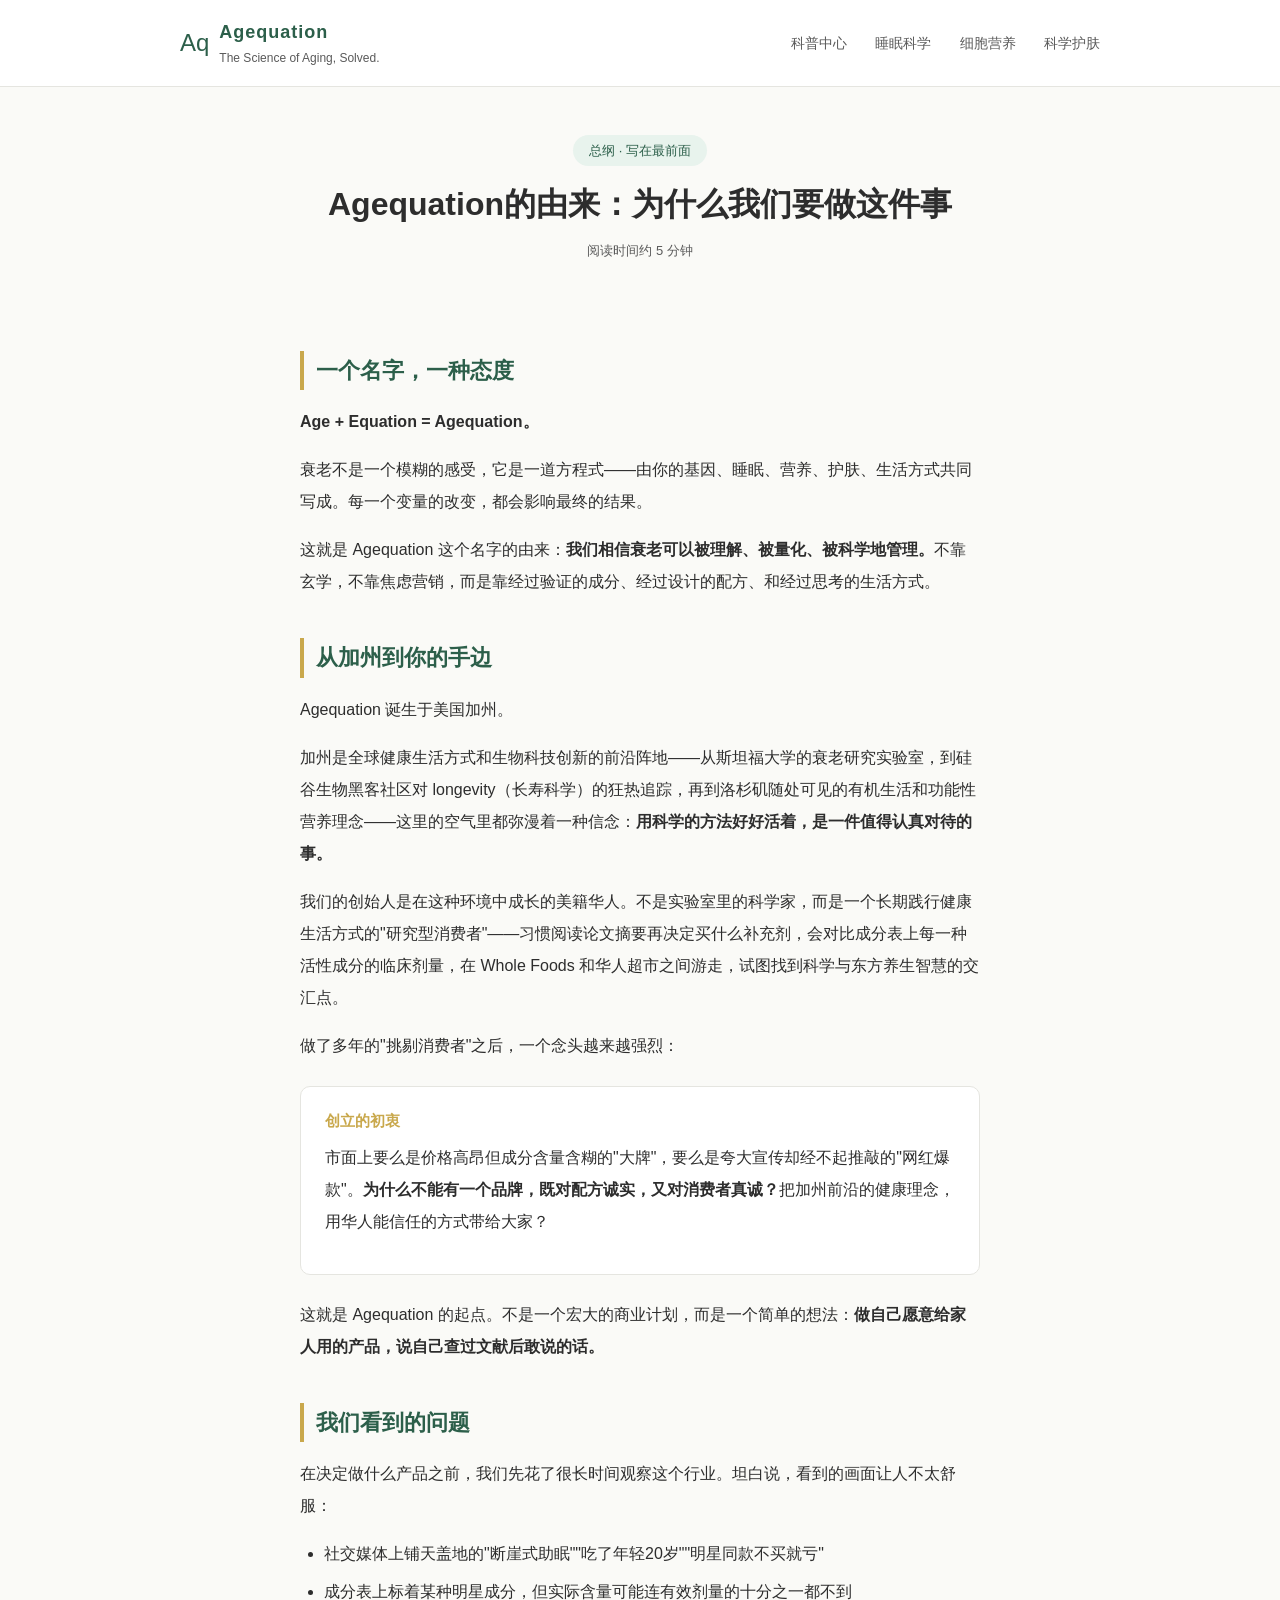
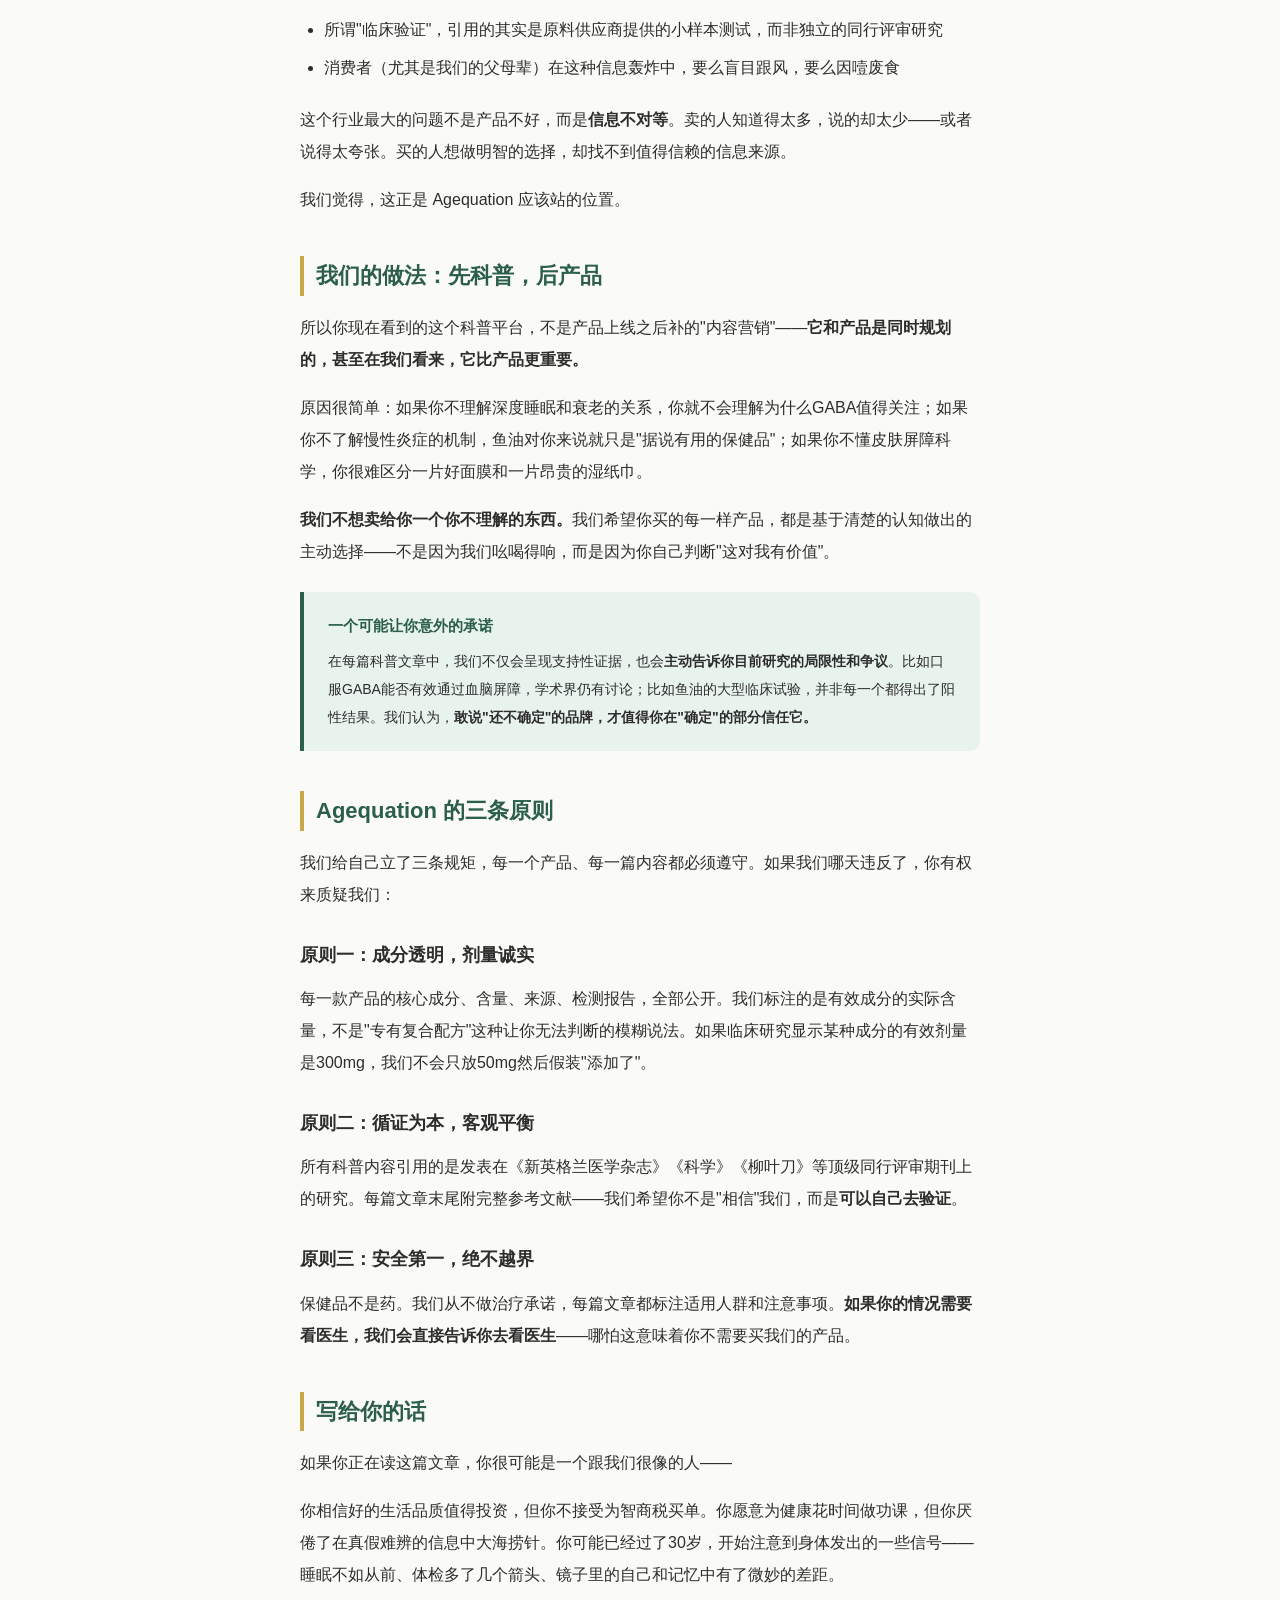
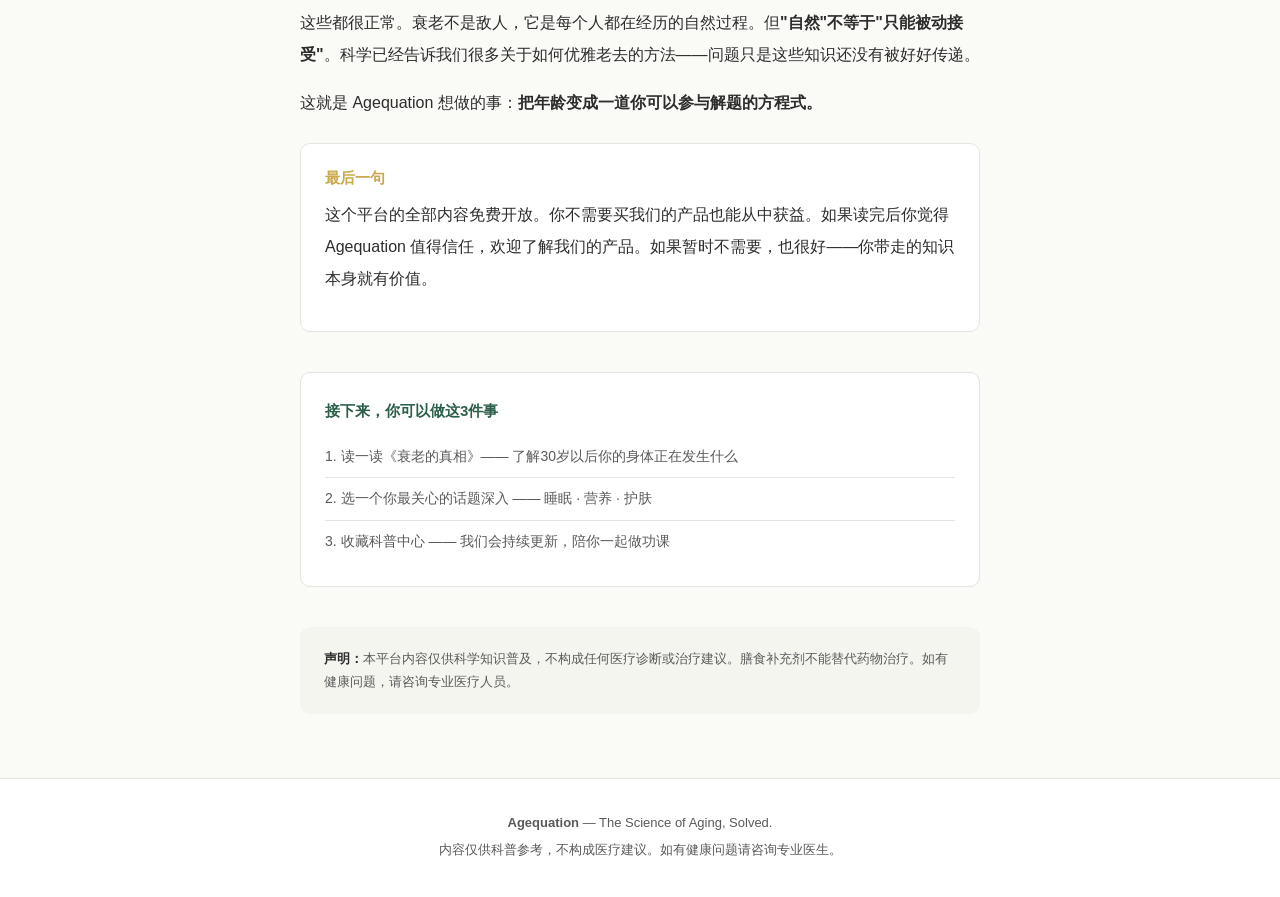
<file: wellness/about-us.html>
<!DOCTYPE html>
<html lang="zh-CN">
<head>
  <meta charset="UTF-8">
  <meta name="viewport" content="width=device-width, initial-scale=1.0">
  <title>Agequation的由来：为什么我们要做这件事 | Agequation</title>
  <meta name="description" content="Age + Equation = Agequation。来自加州的年龄方程式，用科学验证的成分和配方，重新定义抗衰老。">
  <link rel="stylesheet" href="../css/wellness.css">
</head>
<body>
  <!-- Header -->
  <header class="site-header">
    <div class="container">
      <a href="/wellness/" class="brand">
        <span class="brand-icon">Aq</span>
        <div>
          <div class="brand-name">Agequation</div>
          <div class="brand-tagline">The Science of Aging, Solved.</div>
        </div>
      </a>
      <nav>
        <a href="/wellness/">科普中心</a>
        <a href="/wellness/sleep-gaba.html">睡眠科学</a>
        <a href="/wellness/omega3-fish-oil.html">细胞营养</a>
        <a href="/wellness/skincare-mask.html">科学护肤</a>
      </nav>
    </div>
  </header>

  <!-- Article Hero -->
  <section class="article-hero">
    <div class="container-narrow">
      <span class="tag">总纲 · 写在最前面</span>
      <h1>Agequation的由来：为什么我们要做这件事</h1>
      <p class="article-meta">阅读时间约 5 分钟</p>
    </div>
  </section>

  <!-- Article Content -->
  <article class="article-content">
    <div class="container-narrow">

      <h2>一个名字，一种态度</h2>

      <p><strong>Age + Equation = Agequation。</strong></p>

      <p>衰老不是一个模糊的感受，它是一道方程式——由你的基因、睡眠、营养、护肤、生活方式共同写成。每一个变量的改变，都会影响最终的结果。</p>

      <p>这就是 Agequation 这个名字的由来：<strong>我们相信衰老可以被理解、被量化、被科学地管理。</strong>不靠玄学，不靠焦虑营销，而是靠经过验证的成分、经过设计的配方、和经过思考的生活方式。</p>

      <h2>从加州到你的手边</h2>

      <p>Agequation 诞生于美国加州。</p>

      <p>加州是全球健康生活方式和生物科技创新的前沿阵地——从斯坦福大学的衰老研究实验室，到硅谷生物黑客社区对 longevity（长寿科学）的狂热追踪，再到洛杉矶随处可见的有机生活和功能性营养理念——这里的空气里都弥漫着一种信念：<strong>用科学的方法好好活着，是一件值得认真对待的事。</strong></p>

      <p>我们的创始人是在这种环境中成长的美籍华人。不是实验室里的科学家，而是一个长期践行健康生活方式的"研究型消费者"——习惯阅读论文摘要再决定买什么补充剂，会对比成分表上每一种活性成分的临床剂量，在 Whole Foods 和华人超市之间游走，试图找到科学与东方养生智慧的交汇点。</p>

      <p>做了多年的"挑剔消费者"之后，一个念头越来越强烈：</p>

      <div class="key-point">
        <h4>创立的初衷</h4>
        <p>市面上要么是价格高昂但成分含量含糊的"大牌"，要么是夸大宣传却经不起推敲的"网红爆款"。<strong>为什么不能有一个品牌，既对配方诚实，又对消费者真诚？</strong>把加州前沿的健康理念，用华人能信任的方式带给大家？</p>
      </div>

      <p>这就是 Agequation 的起点。不是一个宏大的商业计划，而是一个简单的想法：<strong>做自己愿意给家人用的产品，说自己查过文献后敢说的话。</strong></p>

      <h2>我们看到的问题</h2>

      <p>在决定做什么产品之前，我们先花了很长时间观察这个行业。坦白说，看到的画面让人不太舒服：</p>

      <ul>
        <li>社交媒体上铺天盖地的"断崖式助眠""吃了年轻20岁""明星同款不买就亏"</li>
        <li>成分表上标着某种明星成分，但实际含量可能连有效剂量的十分之一都不到</li>
        <li>所谓"临床验证"，引用的其实是原料供应商提供的小样本测试，而非独立的同行评审研究</li>
        <li>消费者（尤其是我们的父母辈）在这种信息轰炸中，要么盲目跟风，要么因噎废食</li>
      </ul>

      <p>这个行业最大的问题不是产品不好，而是<strong>信息不对等</strong>。卖的人知道得太多，说的却太少——或者说得太夸张。买的人想做明智的选择，却找不到值得信赖的信息来源。</p>

      <p>我们觉得，这正是 Agequation 应该站的位置。</p>

      <h2>我们的做法：先科普，后产品</h2>

      <p>所以你现在看到的这个科普平台，不是产品上线之后补的"内容营销"——<strong>它和产品是同时规划的，甚至在我们看来，它比产品更重要。</strong></p>

      <p>原因很简单：如果你不理解深度睡眠和衰老的关系，你就不会理解为什么GABA值得关注；如果你不了解慢性炎症的机制，鱼油对你来说就只是"据说有用的保健品"；如果你不懂皮肤屏障科学，你很难区分一片好面膜和一片昂贵的湿纸巾。</p>

      <p><strong>我们不想卖给你一个你不理解的东西。</strong>我们希望你买的每一样产品，都是基于清楚的认知做出的主动选择——不是因为我们吆喝得响，而是因为你自己判断"这对我有价值"。</p>

      <div class="info-box">
        <h4>一个可能让你意外的承诺</h4>
        <p>在每篇科普文章中，我们不仅会呈现支持性证据，也会<strong>主动告诉你目前研究的局限性和争议</strong>。比如口服GABA能否有效通过血脑屏障，学术界仍有讨论；比如鱼油的大型临床试验，并非每一个都得出了阳性结果。我们认为，<strong>敢说"还不确定"的品牌，才值得你在"确定"的部分信任它。</strong></p>
      </div>

      <h2>Agequation 的三条原则</h2>

      <p>我们给自己立了三条规矩，每一个产品、每一篇内容都必须遵守。如果我们哪天违反了，你有权来质疑我们：</p>

      <h3>原则一：成分透明，剂量诚实</h3>
      <p>每一款产品的核心成分、含量、来源、检测报告，全部公开。我们标注的是有效成分的实际含量，不是"专有复合配方"这种让你无法判断的模糊说法。如果临床研究显示某种成分的有效剂量是300mg，我们不会只放50mg然后假装"添加了"。</p>

      <h3>原则二：循证为本，客观平衡</h3>
      <p>所有科普内容引用的是发表在《新英格兰医学杂志》《科学》《柳叶刀》等顶级同行评审期刊上的研究。每篇文章末尾附完整参考文献——我们希望你不是"相信"我们，而是<strong>可以自己去验证</strong>。</p>

      <h3>原则三：安全第一，绝不越界</h3>
      <p>保健品不是药。我们从不做治疗承诺，每篇文章都标注适用人群和注意事项。<strong>如果你的情况需要看医生，我们会直接告诉你去看医生</strong>——哪怕这意味着你不需要买我们的产品。</p>

      <h2>写给你的话</h2>

      <p>如果你正在读这篇文章，你很可能是一个跟我们很像的人——</p>

      <p>你相信好的生活品质值得投资，但你不接受为智商税买单。你愿意为健康花时间做功课，但你厌倦了在真假难辨的信息中大海捞针。你可能已经过了30岁，开始注意到身体发出的一些信号——睡眠不如从前、体检多了几个箭头、镜子里的自己和记忆中有了微妙的差距。</p>

      <p>这些都很正常。衰老不是敌人，它是每个人都在经历的自然过程。但<strong>"自然"不等于"只能被动接受"</strong>。科学已经告诉我们很多关于如何优雅老去的方法——问题只是这些知识还没有被好好传递。</p>

      <p>这就是 Agequation 想做的事：<strong>把年龄变成一道你可以参与解题的方程式。</strong></p>

      <div class="key-point">
        <h4>最后一句</h4>
        <p>这个平台的全部内容免费开放。你不需要买我们的产品也能从中获益。如果读完后你觉得 Agequation 值得信任，欢迎了解我们的产品。如果暂时不需要，也很好——你带走的知识本身就有价值。</p>
      </div>

      <!-- 行动指引 -->
      <div class="series-nav">
        <h4>接下来，你可以做这3件事</h4>
        <a href="/wellness/aging-truth.html">1. 读一读《衰老的真相》—— 了解30岁以后你的身体正在发生什么</a>
        <a href="/wellness/sleep-gaba.html">2. 选一个你最关心的话题深入 —— 睡眠 · 营养 · 护肤</a>
        <a href="/wellness/">3. 收藏科普中心 —— 我们会持续更新，陪你一起做功课</a>
      </div>

      <!-- Disclaimer -->
      <div class="disclaimer">
        <strong>声明：</strong>本平台内容仅供科学知识普及，不构成任何医疗诊断或治疗建议。膳食补充剂不能替代药物治疗。如有健康问题，请咨询专业医疗人员。
      </div>

    </div>
  </article>

  <!-- Footer -->
  <footer class="site-footer">
    <div class="container">
      <p><strong>Agequation</strong> — The Science of Aging, Solved.</p>
      <p>内容仅供科普参考，不构成医疗建议。如有健康问题请咨询专业医生。</p>
    </div>
  </footer>
</body>
</html>
</file>
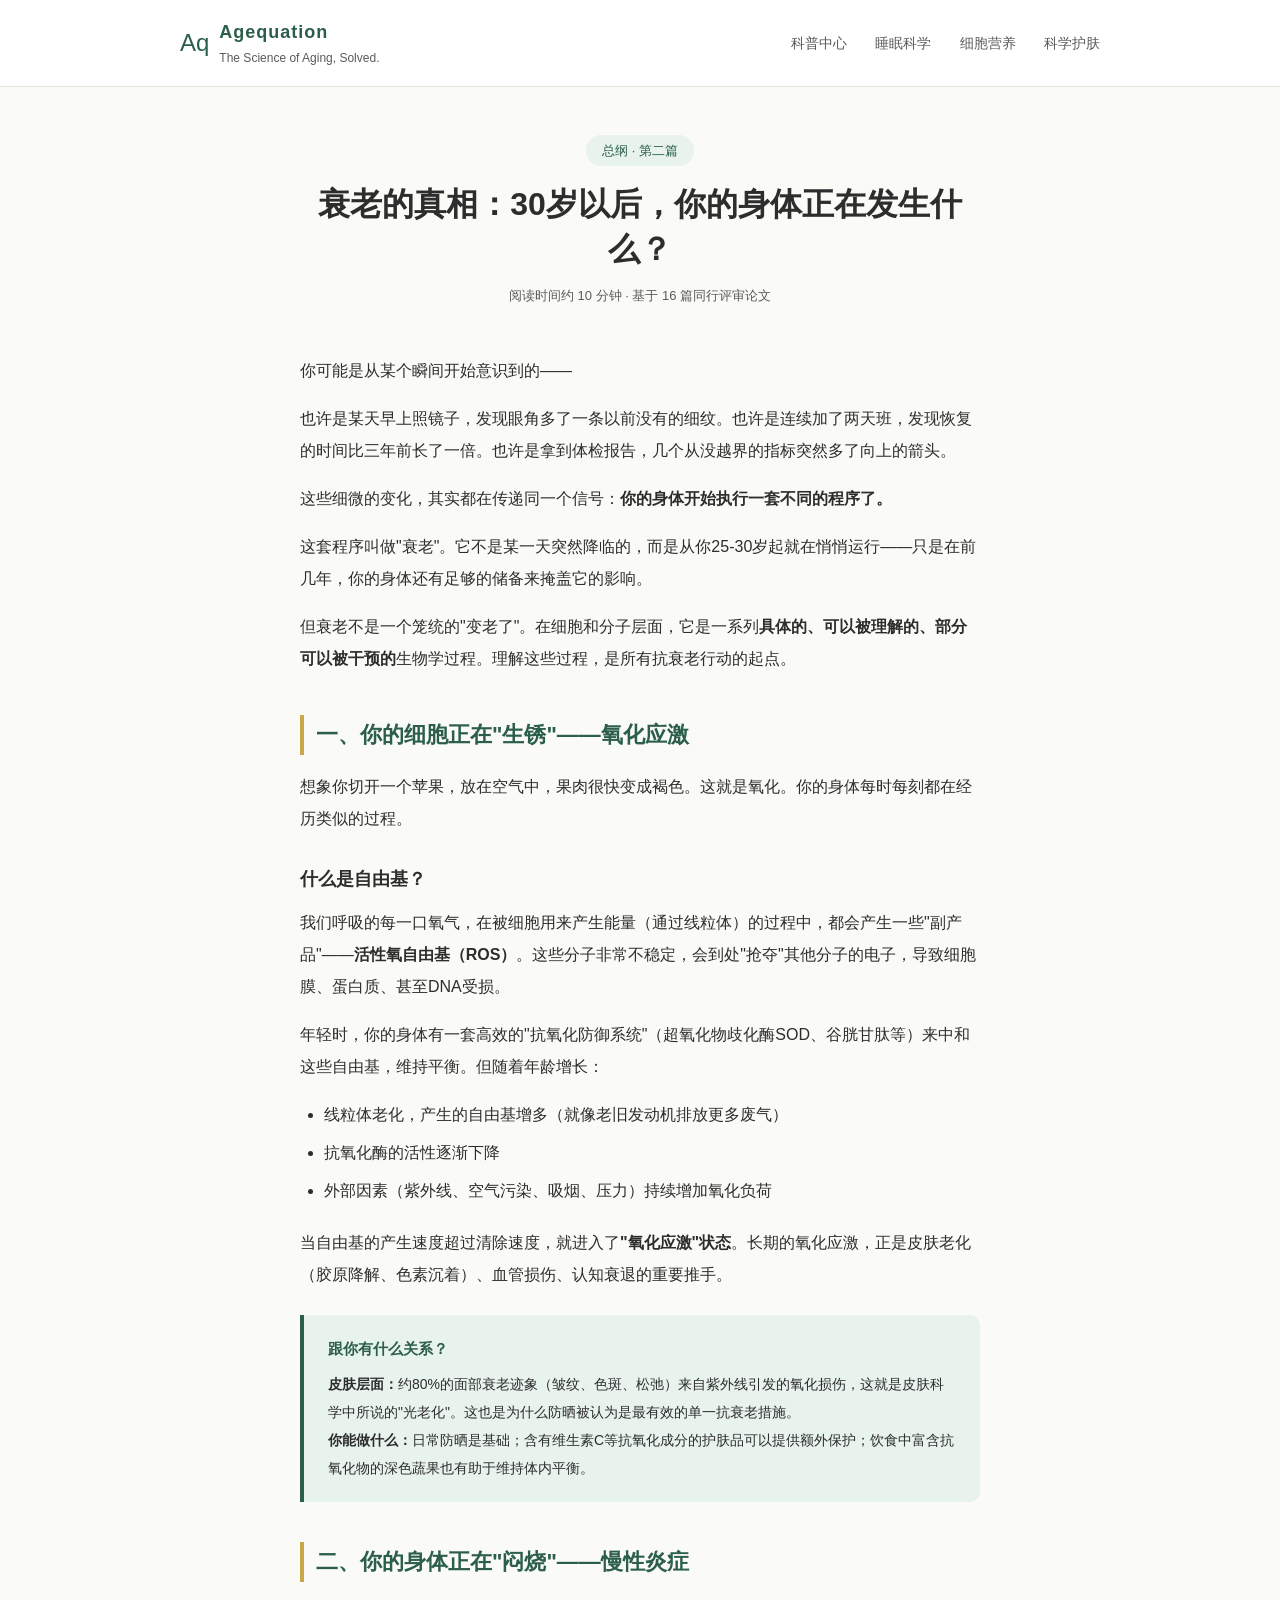
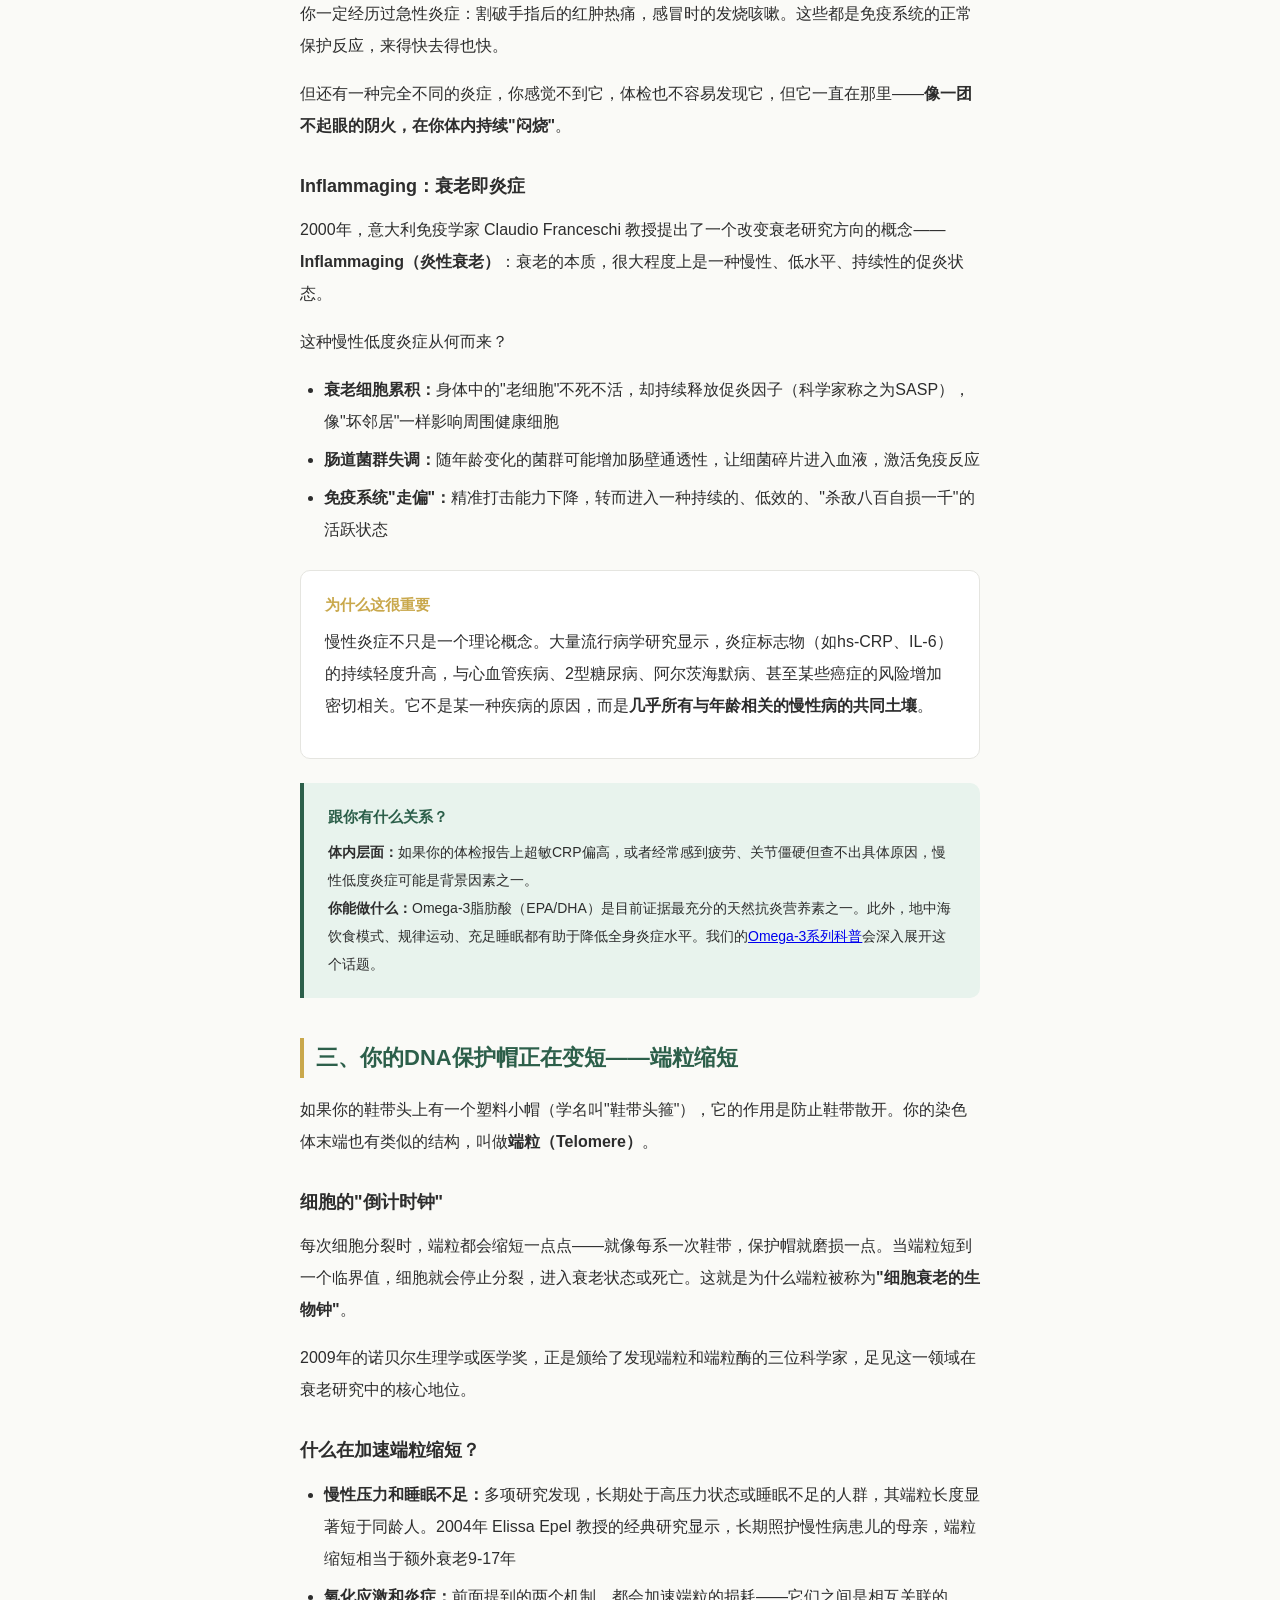
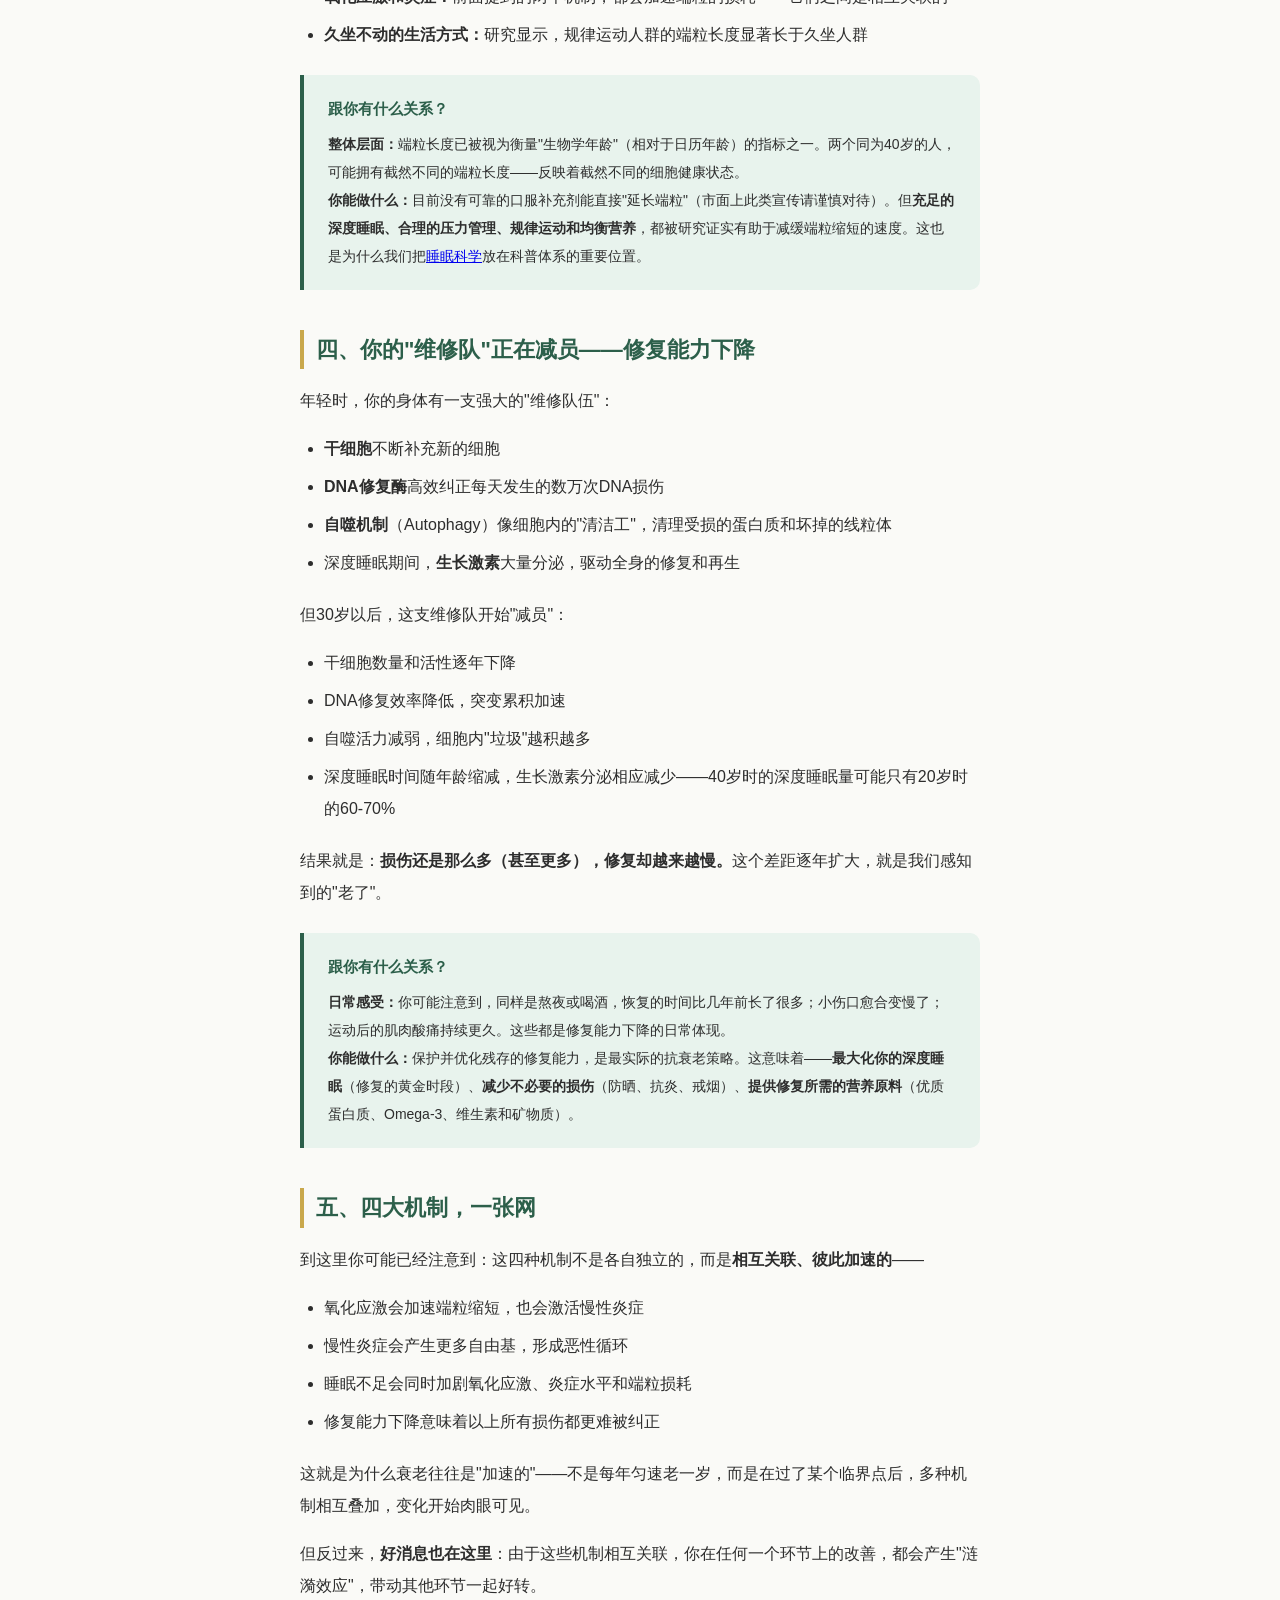
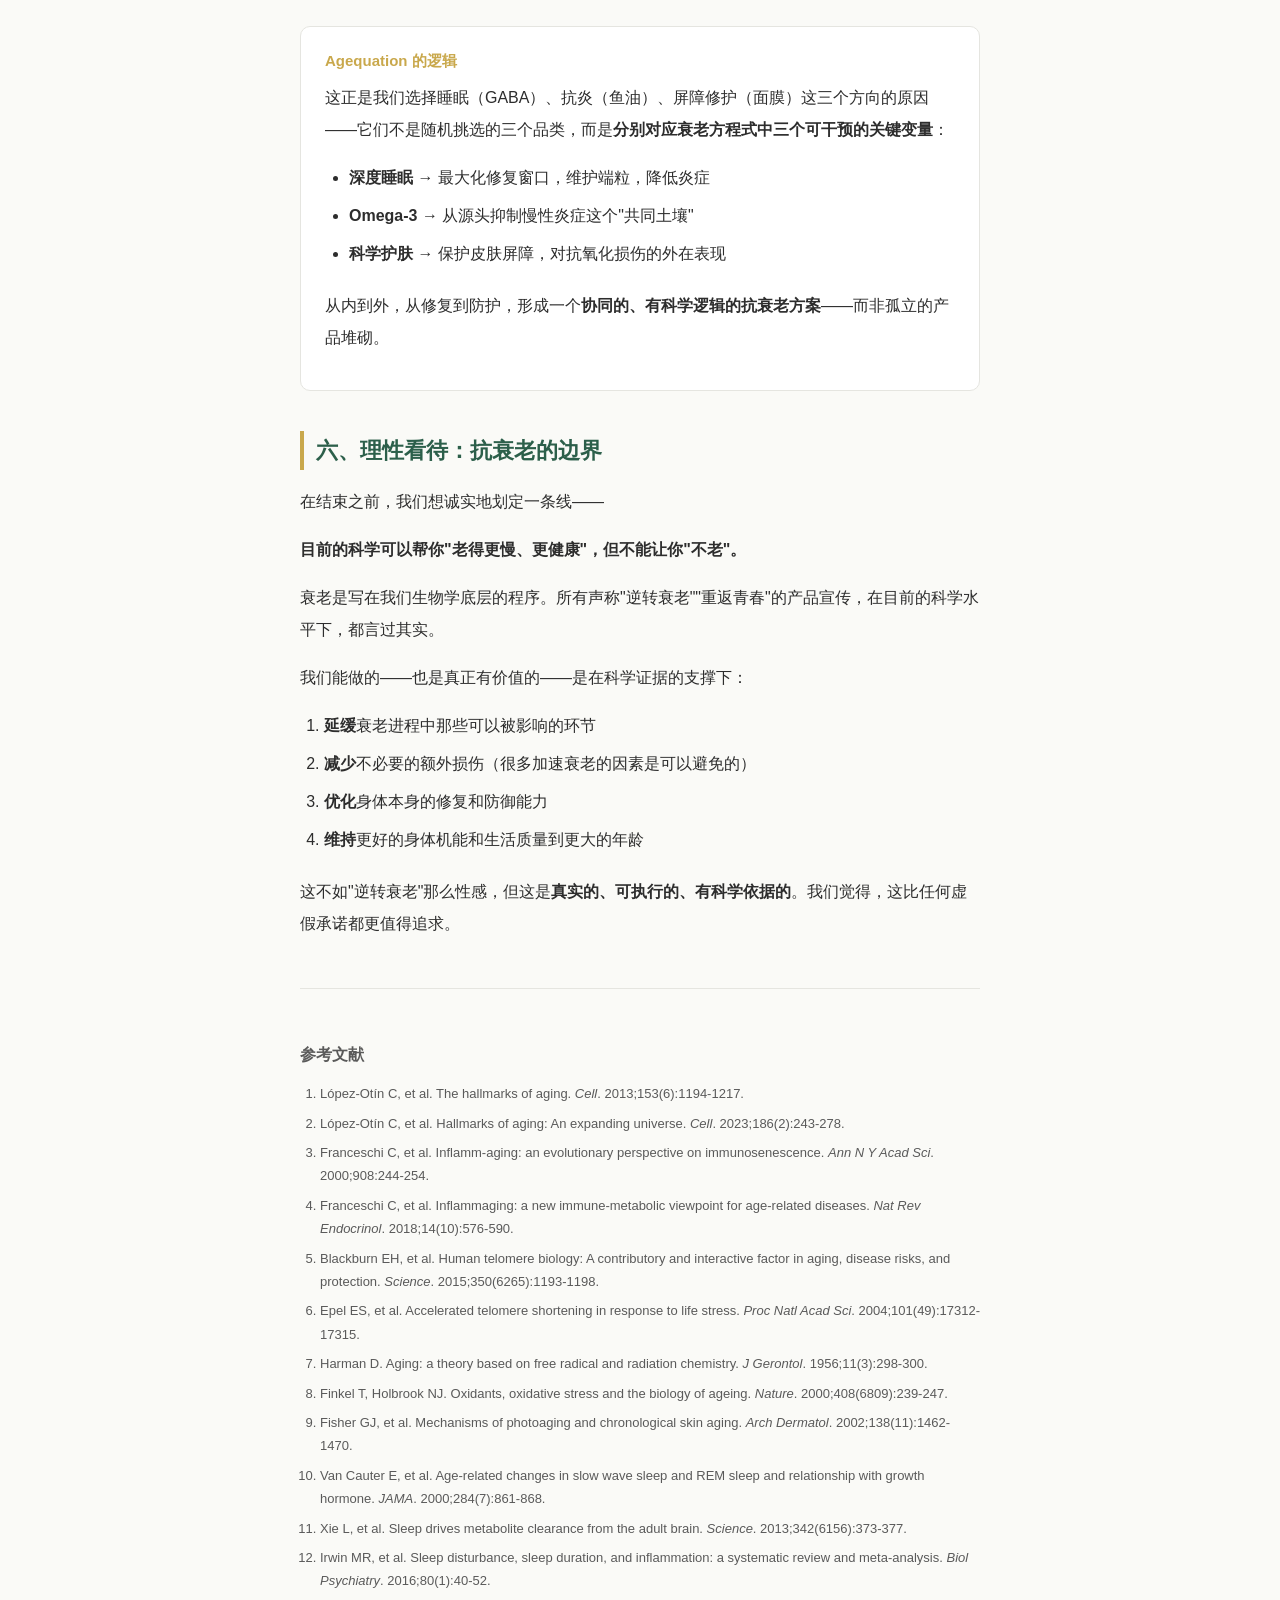
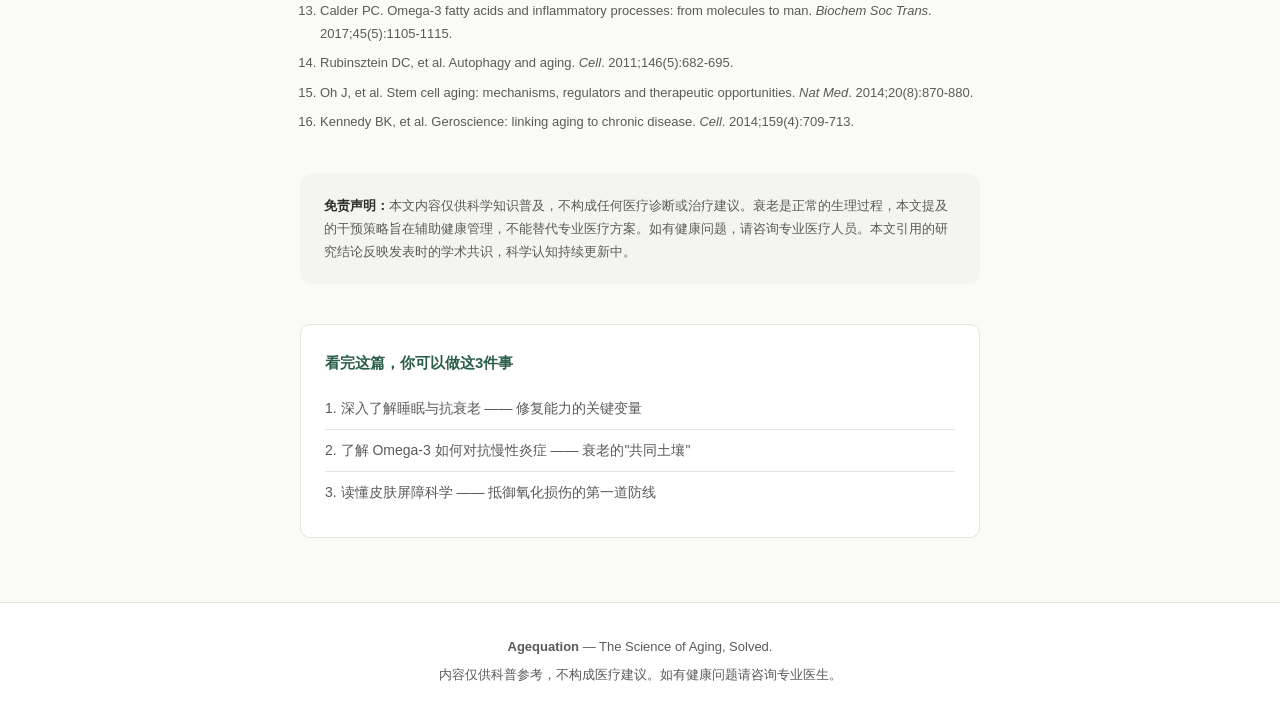
<file: wellness/aging-truth.html>
<!DOCTYPE html>
<html lang="zh-CN">
<head>
  <meta charset="UTF-8">
  <meta name="viewport" content="width=device-width, initial-scale=1.0">
  <title>衰老的真相：30岁以后，你的身体正在发生什么？ | Agequation</title>
  <meta name="description" content="从细胞层面理解衰老的四大核心机制——氧化应激、慢性炎症、端粒缩短、修复能力下降，以及我们能做什么。">
  <link rel="stylesheet" href="../css/wellness.css">
</head>
<body>
  <!-- Header -->
  <header class="site-header">
    <div class="container">
      <a href="/wellness/" class="brand">
        <span class="brand-icon">Aq</span>
        <div>
          <div class="brand-name">Agequation</div>
          <div class="brand-tagline">The Science of Aging, Solved.</div>
        </div>
      </a>
      <nav>
        <a href="/wellness/">科普中心</a>
        <a href="/wellness/sleep-gaba.html">睡眠科学</a>
        <a href="/wellness/omega3-fish-oil.html">细胞营养</a>
        <a href="/wellness/skincare-mask.html">科学护肤</a>
      </nav>
    </div>
  </header>

  <!-- Article Hero -->
  <section class="article-hero">
    <div class="container-narrow">
      <span class="tag">总纲 · 第二篇</span>
      <h1>衰老的真相：30岁以后，你的身体正在发生什么？</h1>
      <p class="article-meta">阅读时间约 10 分钟 · 基于 16 篇同行评审论文</p>
    </div>
  </section>

  <!-- Article Content -->
  <article class="article-content">
    <div class="container-narrow">

      <p>你可能是从某个瞬间开始意识到的——</p>

      <p>也许是某天早上照镜子，发现眼角多了一条以前没有的细纹。也许是连续加了两天班，发现恢复的时间比三年前长了一倍。也许是拿到体检报告，几个从没越界的指标突然多了向上的箭头。</p>

      <p>这些细微的变化，其实都在传递同一个信号：<strong>你的身体开始执行一套不同的程序了。</strong></p>

      <p>这套程序叫做"衰老"。它不是某一天突然降临的，而是从你25-30岁起就在悄悄运行——只是在前几年，你的身体还有足够的储备来掩盖它的影响。</p>

      <p>但衰老不是一个笼统的"变老了"。在细胞和分子层面，它是一系列<strong>具体的、可以被理解的、部分可以被干预的</strong>生物学过程。理解这些过程，是所有抗衰老行动的起点。</p>

      <h2>一、你的细胞正在"生锈"——氧化应激</h2>

      <p>想象你切开一个苹果，放在空气中，果肉很快变成褐色。这就是氧化。你的身体每时每刻都在经历类似的过程。</p>

      <h3>什么是自由基？</h3>
      <p>我们呼吸的每一口氧气，在被细胞用来产生能量（通过线粒体）的过程中，都会产生一些"副产品"——<strong>活性氧自由基（ROS）</strong>。这些分子非常不稳定，会到处"抢夺"其他分子的电子，导致细胞膜、蛋白质、甚至DNA受损。</p>

      <p>年轻时，你的身体有一套高效的"抗氧化防御系统"（超氧化物歧化酶SOD、谷胱甘肽等）来中和这些自由基，维持平衡。但随着年龄增长：</p>

      <ul>
        <li>线粒体老化，产生的自由基增多（就像老旧发动机排放更多废气）</li>
        <li>抗氧化酶的活性逐渐下降</li>
        <li>外部因素（紫外线、空气污染、吸烟、压力）持续增加氧化负荷</li>
      </ul>

      <p>当自由基的产生速度超过清除速度，就进入了<strong>"氧化应激"状态</strong>。长期的氧化应激，正是皮肤老化（胶原降解、色素沉着）、血管损伤、认知衰退的重要推手。</p>

      <div class="info-box">
        <h4>跟你有什么关系？</h4>
        <p><strong>皮肤层面：</strong>约80%的面部衰老迹象（皱纹、色斑、松弛）来自紫外线引发的氧化损伤，这就是皮肤科学中所说的"光老化"。这也是为什么防晒被认为是最有效的单一抗衰老措施。</p>
        <p><strong>你能做什么：</strong>日常防晒是基础；含有维生素C等抗氧化成分的护肤品可以提供额外保护；饮食中富含抗氧化物的深色蔬果也有助于维持体内平衡。</p>
      </div>

      <h2>二、你的身体正在"闷烧"——慢性炎症</h2>

      <p>你一定经历过急性炎症：割破手指后的红肿热痛，感冒时的发烧咳嗽。这些都是免疫系统的正常保护反应，来得快去得也快。</p>

      <p>但还有一种完全不同的炎症，你感觉不到它，体检也不容易发现它，但它一直在那里——<strong>像一团不起眼的阴火，在你体内持续"闷烧"</strong>。</p>

      <h3>Inflammaging：衰老即炎症</h3>

      <p>2000年，意大利免疫学家 Claudio Franceschi 教授提出了一个改变衰老研究方向的概念——<strong>Inflammaging（炎性衰老）</strong>：衰老的本质，很大程度上是一种慢性、低水平、持续性的促炎状态。</p>

      <p>这种慢性低度炎症从何而来？</p>

      <ul>
        <li><strong>衰老细胞累积：</strong>身体中的"老细胞"不死不活，却持续释放促炎因子（科学家称之为SASP），像"坏邻居"一样影响周围健康细胞</li>
        <li><strong>肠道菌群失调：</strong>随年龄变化的菌群可能增加肠壁通透性，让细菌碎片进入血液，激活免疫反应</li>
        <li><strong>免疫系统"走偏"：</strong>精准打击能力下降，转而进入一种持续的、低效的、"杀敌八百自损一千"的活跃状态</li>
      </ul>

      <div class="key-point">
        <h4>为什么这很重要</h4>
        <p>慢性炎症不只是一个理论概念。大量流行病学研究显示，炎症标志物（如hs-CRP、IL-6）的持续轻度升高，与心血管疾病、2型糖尿病、阿尔茨海默病、甚至某些癌症的风险增加密切相关。它不是某一种疾病的原因，而是<strong>几乎所有与年龄相关的慢性病的共同土壤</strong>。</p>
      </div>

      <div class="info-box">
        <h4>跟你有什么关系？</h4>
        <p><strong>体内层面：</strong>如果你的体检报告上超敏CRP偏高，或者经常感到疲劳、关节僵硬但查不出具体原因，慢性低度炎症可能是背景因素之一。</p>
        <p><strong>你能做什么：</strong>Omega-3脂肪酸（EPA/DHA）是目前证据最充分的天然抗炎营养素之一。此外，地中海饮食模式、规律运动、充足睡眠都有助于降低全身炎症水平。我们的<a href="/wellness/omega3-fish-oil.html">Omega-3系列科普</a>会深入展开这个话题。</p>
      </div>

      <h2>三、你的DNA保护帽正在变短——端粒缩短</h2>

      <p>如果你的鞋带头上有一个塑料小帽（学名叫"鞋带头箍"），它的作用是防止鞋带散开。你的染色体末端也有类似的结构，叫做<strong>端粒（Telomere）</strong>。</p>

      <h3>细胞的"倒计时钟"</h3>

      <p>每次细胞分裂时，端粒都会缩短一点点——就像每系一次鞋带，保护帽就磨损一点。当端粒短到一个临界值，细胞就会停止分裂，进入衰老状态或死亡。这就是为什么端粒被称为<strong>"细胞衰老的生物钟"</strong>。</p>

      <p>2009年的诺贝尔生理学或医学奖，正是颁给了发现端粒和端粒酶的三位科学家，足见这一领域在衰老研究中的核心地位。</p>

      <h3>什么在加速端粒缩短？</h3>

      <ul>
        <li><strong>慢性压力和睡眠不足：</strong>多项研究发现，长期处于高压力状态或睡眠不足的人群，其端粒长度显著短于同龄人。2004年 Elissa Epel 教授的经典研究显示，长期照护慢性病患儿的母亲，端粒缩短相当于额外衰老9-17年</li>
        <li><strong>氧化应激和炎症：</strong>前面提到的两个机制，都会加速端粒的损耗——它们之间是相互关联的</li>
        <li><strong>久坐不动的生活方式：</strong>研究显示，规律运动人群的端粒长度显著长于久坐人群</li>
      </ul>

      <div class="info-box">
        <h4>跟你有什么关系？</h4>
        <p><strong>整体层面：</strong>端粒长度已被视为衡量"生物学年龄"（相对于日历年龄）的指标之一。两个同为40岁的人，可能拥有截然不同的端粒长度——反映着截然不同的细胞健康状态。</p>
        <p><strong>你能做什么：</strong>目前没有可靠的口服补充剂能直接"延长端粒"（市面上此类宣传请谨慎对待）。但<strong>充足的深度睡眠、合理的压力管理、规律运动和均衡营养</strong>，都被研究证实有助于减缓端粒缩短的速度。这也是为什么我们把<a href="/wellness/sleep-gaba.html">睡眠科学</a>放在科普体系的重要位置。</p>
      </div>

      <h2>四、你的"维修队"正在减员——修复能力下降</h2>

      <p>年轻时，你的身体有一支强大的"维修队伍"：</p>

      <ul>
        <li><strong>干细胞</strong>不断补充新的细胞</li>
        <li><strong>DNA修复酶</strong>高效纠正每天发生的数万次DNA损伤</li>
        <li><strong>自噬机制</strong>（Autophagy）像细胞内的"清洁工"，清理受损的蛋白质和坏掉的线粒体</li>
        <li>深度睡眠期间，<strong>生长激素</strong>大量分泌，驱动全身的修复和再生</li>
      </ul>

      <p>但30岁以后，这支维修队开始"减员"：</p>

      <ul>
        <li>干细胞数量和活性逐年下降</li>
        <li>DNA修复效率降低，突变累积加速</li>
        <li>自噬活力减弱，细胞内"垃圾"越积越多</li>
        <li>深度睡眠时间随年龄缩减，生长激素分泌相应减少——40岁时的深度睡眠量可能只有20岁时的60-70%</li>
      </ul>

      <p>结果就是：<strong>损伤还是那么多（甚至更多），修复却越来越慢。</strong>这个差距逐年扩大，就是我们感知到的"老了"。</p>

      <div class="info-box">
        <h4>跟你有什么关系？</h4>
        <p><strong>日常感受：</strong>你可能注意到，同样是熬夜或喝酒，恢复的时间比几年前长了很多；小伤口愈合变慢了；运动后的肌肉酸痛持续更久。这些都是修复能力下降的日常体现。</p>
        <p><strong>你能做什么：</strong>保护并优化残存的修复能力，是最实际的抗衰老策略。这意味着——<strong>最大化你的深度睡眠</strong>（修复的黄金时段）、<strong>减少不必要的损伤</strong>（防晒、抗炎、戒烟）、<strong>提供修复所需的营养原料</strong>（优质蛋白质、Omega-3、维生素和矿物质）。</p>
      </div>

      <h2>五、四大机制，一张网</h2>

      <p>到这里你可能已经注意到：这四种机制不是各自独立的，而是<strong>相互关联、彼此加速的</strong>——</p>

      <ul>
        <li>氧化应激会加速端粒缩短，也会激活慢性炎症</li>
        <li>慢性炎症会产生更多自由基，形成恶性循环</li>
        <li>睡眠不足会同时加剧氧化应激、炎症水平和端粒损耗</li>
        <li>修复能力下降意味着以上所有损伤都更难被纠正</li>
      </ul>

      <p>这就是为什么衰老往往是"加速的"——不是每年匀速老一岁，而是在过了某个临界点后，多种机制相互叠加，变化开始肉眼可见。</p>

      <p>但反过来，<strong>好消息也在这里</strong>：由于这些机制相互关联，你在任何一个环节上的改善，都会产生"涟漪效应"，带动其他环节一起好转。</p>

      <div class="key-point">
        <h4>Agequation 的逻辑</h4>
        <p>这正是我们选择睡眠（GABA）、抗炎（鱼油）、屏障修护（面膜）这三个方向的原因——它们不是随机挑选的三个品类，而是<strong>分别对应衰老方程式中三个可干预的关键变量</strong>：</p>
        <ul>
          <li><strong>深度睡眠</strong> → 最大化修复窗口，维护端粒，降低炎症</li>
          <li><strong>Omega-3</strong> → 从源头抑制慢性炎症这个"共同土壤"</li>
          <li><strong>科学护肤</strong> → 保护皮肤屏障，对抗氧化损伤的外在表现</li>
        </ul>
        <p>从内到外，从修复到防护，形成一个<strong>协同的、有科学逻辑的抗衰老方案</strong>——而非孤立的产品堆砌。</p>
      </div>

      <h2>六、理性看待：抗衰老的边界</h2>

      <p>在结束之前，我们想诚实地划定一条线——</p>

      <p><strong>目前的科学可以帮你"老得更慢、更健康"，但不能让你"不老"。</strong></p>

      <p>衰老是写在我们生物学底层的程序。所有声称"逆转衰老""重返青春"的产品宣传，在目前的科学水平下，都言过其实。</p>

      <p>我们能做的——也是真正有价值的——是在科学证据的支撑下：</p>

      <ol>
        <li><strong>延缓</strong>衰老进程中那些可以被影响的环节</li>
        <li><strong>减少</strong>不必要的额外损伤（很多加速衰老的因素是可以避免的）</li>
        <li><strong>优化</strong>身体本身的修复和防御能力</li>
        <li><strong>维持</strong>更好的身体机能和生活质量到更大的年龄</li>
      </ol>

      <p>这不如"逆转衰老"那么性感，但这是<strong>真实的、可执行的、有科学依据的</strong>。我们觉得，这比任何虚假承诺都更值得追求。</p>

      <!-- References -->
      <div class="references">
        <h3>参考文献</h3>
        <ol>
          <li>López-Otín C, et al. The hallmarks of aging. <em>Cell</em>. 2013;153(6):1194-1217.</li>
          <li>López-Otín C, et al. Hallmarks of aging: An expanding universe. <em>Cell</em>. 2023;186(2):243-278.</li>
          <li>Franceschi C, et al. Inflamm-aging: an evolutionary perspective on immunosenescence. <em>Ann N Y Acad Sci</em>. 2000;908:244-254.</li>
          <li>Franceschi C, et al. Inflammaging: a new immune-metabolic viewpoint for age-related diseases. <em>Nat Rev Endocrinol</em>. 2018;14(10):576-590.</li>
          <li>Blackburn EH, et al. Human telomere biology: A contributory and interactive factor in aging, disease risks, and protection. <em>Science</em>. 2015;350(6265):1193-1198.</li>
          <li>Epel ES, et al. Accelerated telomere shortening in response to life stress. <em>Proc Natl Acad Sci</em>. 2004;101(49):17312-17315.</li>
          <li>Harman D. Aging: a theory based on free radical and radiation chemistry. <em>J Gerontol</em>. 1956;11(3):298-300.</li>
          <li>Finkel T, Holbrook NJ. Oxidants, oxidative stress and the biology of ageing. <em>Nature</em>. 2000;408(6809):239-247.</li>
          <li>Fisher GJ, et al. Mechanisms of photoaging and chronological skin aging. <em>Arch Dermatol</em>. 2002;138(11):1462-1470.</li>
          <li>Van Cauter E, et al. Age-related changes in slow wave sleep and REM sleep and relationship with growth hormone. <em>JAMA</em>. 2000;284(7):861-868.</li>
          <li>Xie L, et al. Sleep drives metabolite clearance from the adult brain. <em>Science</em>. 2013;342(6156):373-377.</li>
          <li>Irwin MR, et al. Sleep disturbance, sleep duration, and inflammation: a systematic review and meta-analysis. <em>Biol Psychiatry</em>. 2016;80(1):40-52.</li>
          <li>Calder PC. Omega-3 fatty acids and inflammatory processes: from molecules to man. <em>Biochem Soc Trans</em>. 2017;45(5):1105-1115.</li>
          <li>Rubinsztein DC, et al. Autophagy and aging. <em>Cell</em>. 2011;146(5):682-695.</li>
          <li>Oh J, et al. Stem cell aging: mechanisms, regulators and therapeutic opportunities. <em>Nat Med</em>. 2014;20(8):870-880.</li>
          <li>Kennedy BK, et al. Geroscience: linking aging to chronic disease. <em>Cell</em>. 2014;159(4):709-713.</li>
        </ol>
      </div>

      <!-- Disclaimer -->
      <div class="disclaimer">
        <strong>免责声明：</strong>本文内容仅供科学知识普及，不构成任何医疗诊断或治疗建议。衰老是正常的生理过程，本文提及的干预策略旨在辅助健康管理，不能替代专业医疗方案。如有健康问题，请咨询专业医疗人员。本文引用的研究结论反映发表时的学术共识，科学认知持续更新中。
      </div>

      <!-- Series Nav -->
      <div class="series-nav">
        <h4>看完这篇，你可以做这3件事</h4>
        <a href="/wellness/sleep-gaba.html">1. 深入了解睡眠与抗衰老 —— 修复能力的关键变量</a>
        <a href="/wellness/omega3-fish-oil.html">2. 了解 Omega-3 如何对抗慢性炎症 —— 衰老的"共同土壤"</a>
        <a href="/wellness/skincare-mask.html">3. 读懂皮肤屏障科学 —— 抵御氧化损伤的第一道防线</a>
      </div>

    </div>
  </article>

  <!-- Footer -->
  <footer class="site-footer">
    <div class="container">
      <p><strong>Agequation</strong> — The Science of Aging, Solved.</p>
      <p>内容仅供科普参考，不构成医疗建议。如有健康问题请咨询专业医生。</p>
    </div>
  </footer>
</body>
</html>
</file>
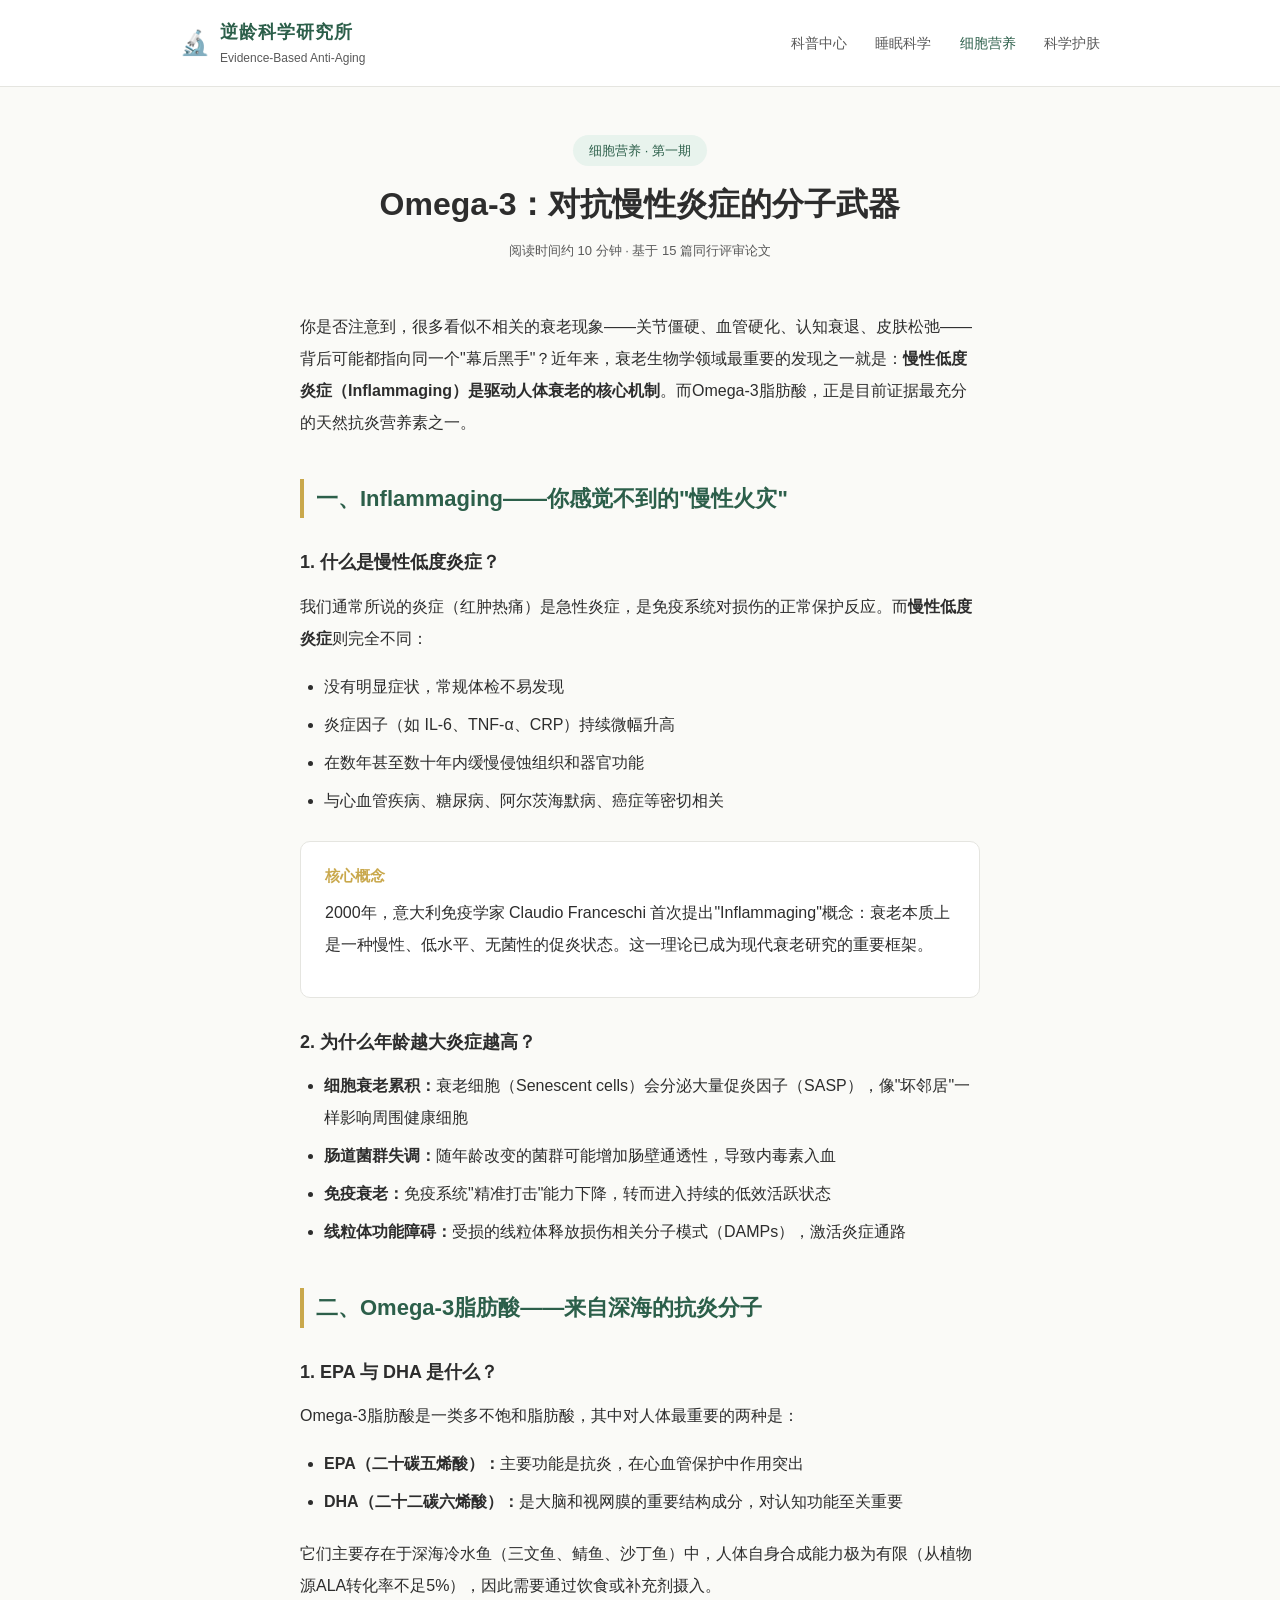
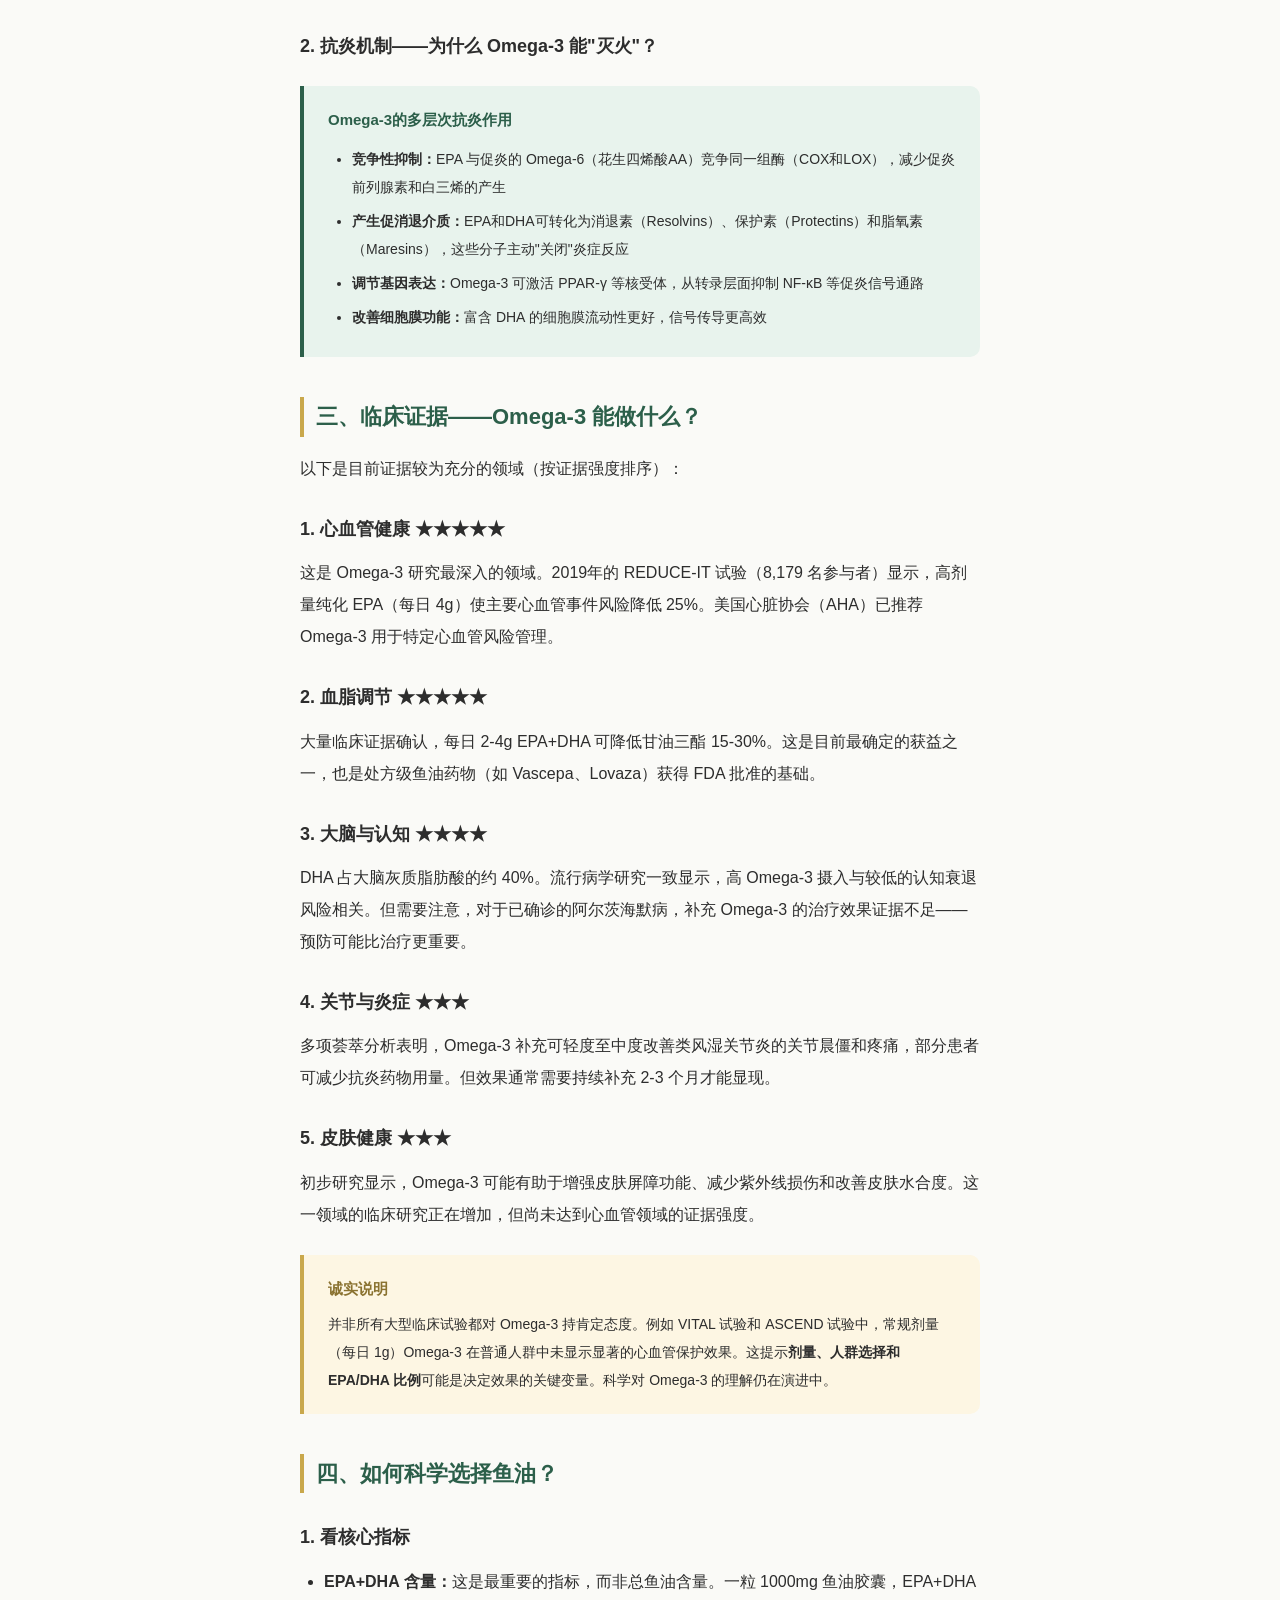
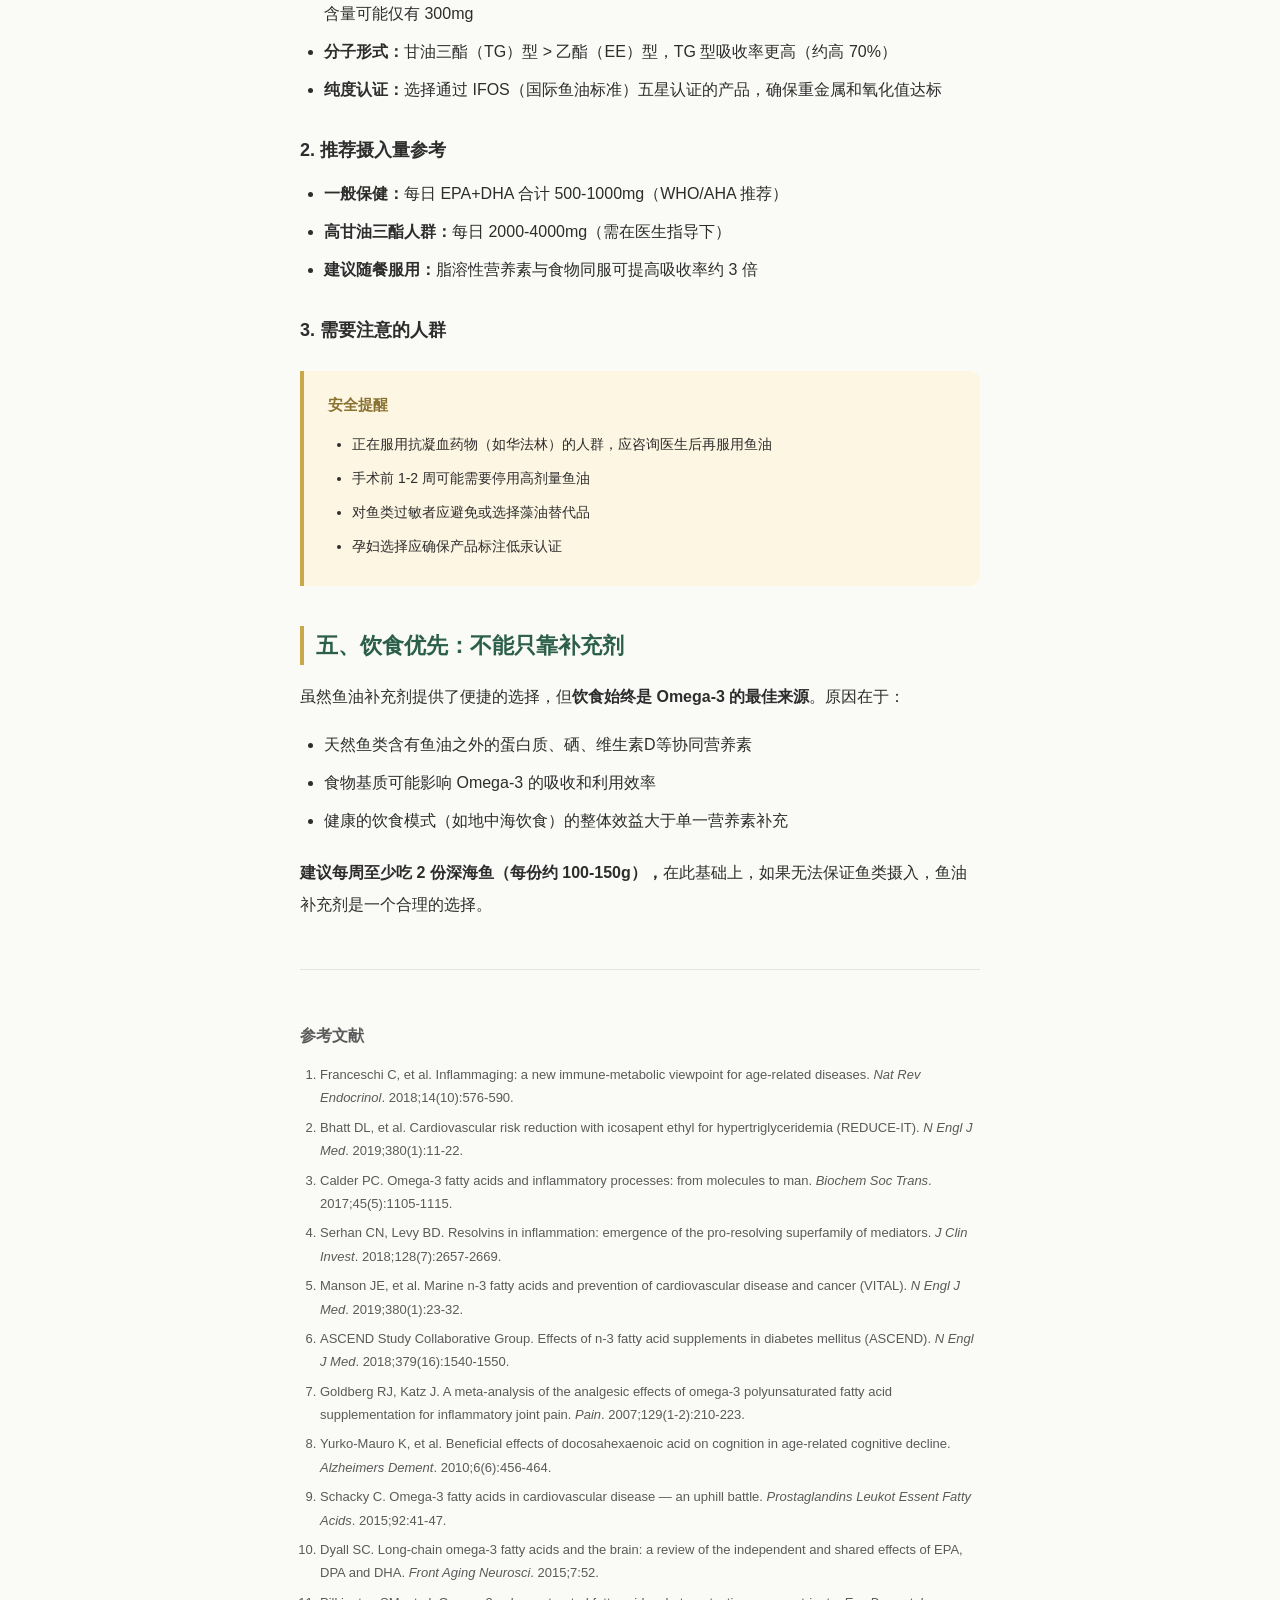
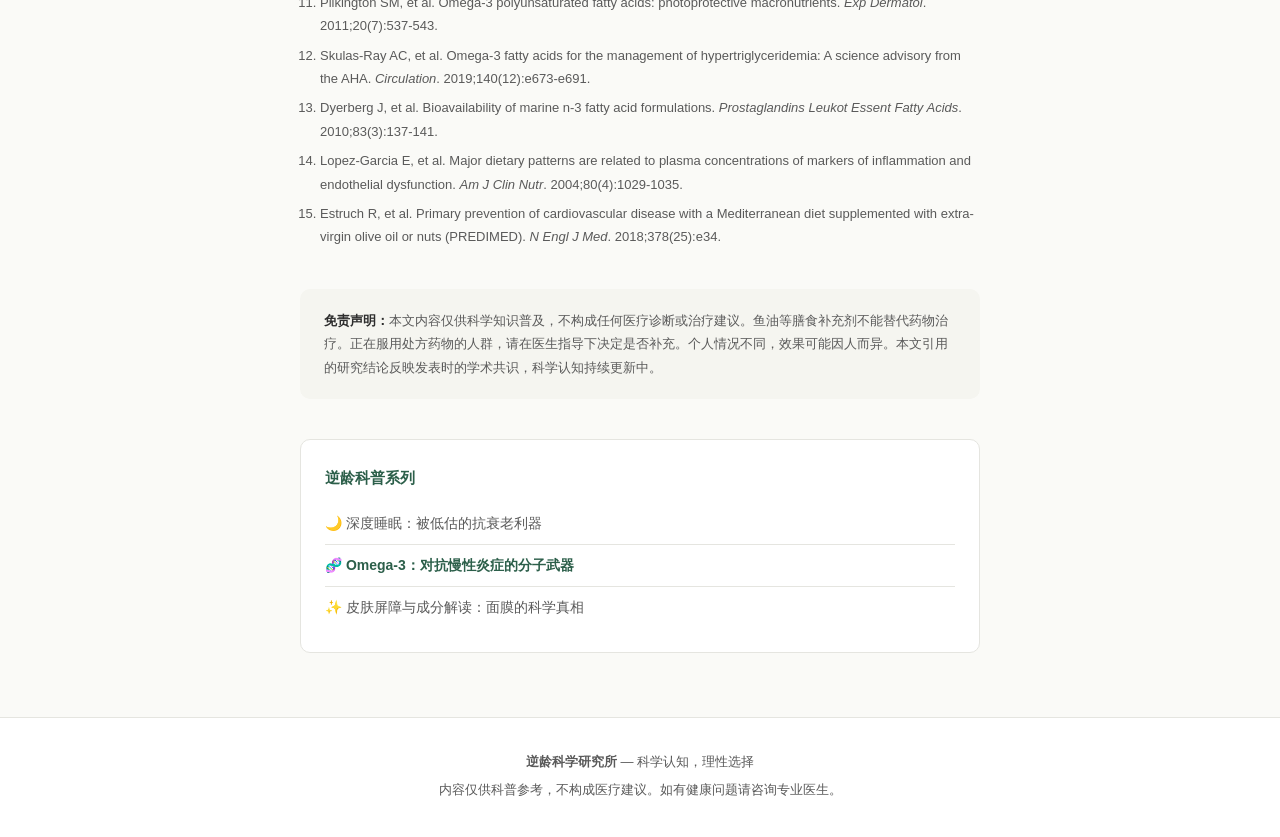
<file: wellness/omega3-fish-oil.html>
<!DOCTYPE html>
<html lang="zh-CN">
<head>
  <meta charset="UTF-8">
  <meta name="viewport" content="width=device-width, initial-scale=1.0">
  <title>Omega-3：对抗慢性炎症的分子武器 | 逆龄科学研究所</title>
  <meta name="description" content="深入解读Omega-3脂肪酸（EPA/DHA）的抗炎机制、临床证据与鱼油补充指南，基于最新医学研究。">
  <link rel="stylesheet" href="../css/wellness.css">
</head>
<body>
  <!-- Header -->
  <header class="site-header">
    <div class="container">
      <a href="/wellness/" class="brand">
        <span class="brand-icon">&#x1F52C;</span>
        <div>
          <div class="brand-name">逆龄科学研究所</div>
          <div class="brand-tagline">Evidence-Based Anti-Aging</div>
        </div>
      </a>
      <nav>
        <a href="/wellness/">科普中心</a>
        <a href="/wellness/sleep-gaba.html">睡眠科学</a>
        <a href="/wellness/omega3-fish-oil.html" class="active">细胞营养</a>
        <a href="/wellness/skincare-mask.html">科学护肤</a>
      </nav>
    </div>
  </header>

  <!-- Article Hero -->
  <section class="article-hero">
    <div class="container-narrow">
      <span class="tag">细胞营养 · 第一期</span>
      <h1>Omega-3：对抗慢性炎症的分子武器</h1>
      <p class="article-meta">阅读时间约 10 分钟 · 基于 15 篇同行评审论文</p>
    </div>
  </section>

  <!-- Article Content -->
  <article class="article-content">
    <div class="container-narrow">

      <p>你是否注意到，很多看似不相关的衰老现象——关节僵硬、血管硬化、认知衰退、皮肤松弛——背后可能都指向同一个"幕后黑手"？近年来，衰老生物学领域最重要的发现之一就是：<strong>慢性低度炎症（Inflammaging）是驱动人体衰老的核心机制</strong>。而Omega-3脂肪酸，正是目前证据最充分的天然抗炎营养素之一。</p>

      <h2>一、Inflammaging——你感觉不到的"慢性火灾"</h2>

      <h3>1. 什么是慢性低度炎症？</h3>
      <p>我们通常所说的炎症（红肿热痛）是急性炎症，是免疫系统对损伤的正常保护反应。而<strong>慢性低度炎症</strong>则完全不同：</p>
      <ul>
        <li>没有明显症状，常规体检不易发现</li>
        <li>炎症因子（如 IL-6、TNF-α、CRP）持续微幅升高</li>
        <li>在数年甚至数十年内缓慢侵蚀组织和器官功能</li>
        <li>与心血管疾病、糖尿病、阿尔茨海默病、癌症等密切相关</li>
      </ul>

      <div class="key-point">
        <h4>核心概念</h4>
        <p>2000年，意大利免疫学家 Claudio Franceschi 首次提出"Inflammaging"概念：衰老本质上是一种慢性、低水平、无菌性的促炎状态。这一理论已成为现代衰老研究的重要框架。</p>
      </div>

      <h3>2. 为什么年龄越大炎症越高？</h3>
      <ul>
        <li><strong>细胞衰老累积：</strong>衰老细胞（Senescent cells）会分泌大量促炎因子（SASP），像"坏邻居"一样影响周围健康细胞</li>
        <li><strong>肠道菌群失调：</strong>随年龄改变的菌群可能增加肠壁通透性，导致内毒素入血</li>
        <li><strong>免疫衰老：</strong>免疫系统"精准打击"能力下降，转而进入持续的低效活跃状态</li>
        <li><strong>线粒体功能障碍：</strong>受损的线粒体释放损伤相关分子模式（DAMPs），激活炎症通路</li>
      </ul>

      <h2>二、Omega-3脂肪酸——来自深海的抗炎分子</h2>

      <h3>1. EPA 与 DHA 是什么？</h3>
      <p>Omega-3脂肪酸是一类多不饱和脂肪酸，其中对人体最重要的两种是：</p>
      <ul>
        <li><strong>EPA（二十碳五烯酸）：</strong>主要功能是抗炎，在心血管保护中作用突出</li>
        <li><strong>DHA（二十二碳六烯酸）：</strong>是大脑和视网膜的重要结构成分，对认知功能至关重要</li>
      </ul>
      <p>它们主要存在于深海冷水鱼（三文鱼、鲭鱼、沙丁鱼）中，人体自身合成能力极为有限（从植物源ALA转化率不足5%），因此需要通过饮食或补充剂摄入。</p>

      <h3>2. 抗炎机制——为什么 Omega-3 能"灭火"？</h3>

      <div class="info-box">
        <h4>Omega-3的多层次抗炎作用</h4>
        <ul>
          <li><strong>竞争性抑制：</strong>EPA 与促炎的 Omega-6（花生四烯酸AA）竞争同一组酶（COX和LOX），减少促炎前列腺素和白三烯的产生</li>
          <li><strong>产生促消退介质：</strong>EPA和DHA可转化为消退素（Resolvins）、保护素（Protectins）和脂氧素（Maresins），这些分子主动"关闭"炎症反应</li>
          <li><strong>调节基因表达：</strong>Omega-3 可激活 PPAR-γ 等核受体，从转录层面抑制 NF-κB 等促炎信号通路</li>
          <li><strong>改善细胞膜功能：</strong>富含 DHA 的细胞膜流动性更好，信号传导更高效</li>
        </ul>
      </div>

      <h2>三、临床证据——Omega-3 能做什么？</h2>

      <p>以下是目前证据较为充分的领域（按证据强度排序）：</p>

      <h3>1. 心血管健康 ★★★★★</h3>
      <p>这是 Omega-3 研究最深入的领域。2019年的 REDUCE-IT 试验（8,179 名参与者）显示，高剂量纯化 EPA（每日 4g）使主要心血管事件风险降低 25%。美国心脏协会（AHA）已推荐 Omega-3 用于特定心血管风险管理。</p>

      <h3>2. 血脂调节 ★★★★★</h3>
      <p>大量临床证据确认，每日 2-4g EPA+DHA 可降低甘油三酯 15-30%。这是目前最确定的获益之一，也是处方级鱼油药物（如 Vascepa、Lovaza）获得 FDA 批准的基础。</p>

      <h3>3. 大脑与认知 ★★★★</h3>
      <p>DHA 占大脑灰质脂肪酸的约 40%。流行病学研究一致显示，高 Omega-3 摄入与较低的认知衰退风险相关。但需要注意，对于已确诊的阿尔茨海默病，补充 Omega-3 的治疗效果证据不足——预防可能比治疗更重要。</p>

      <h3>4. 关节与炎症 ★★★</h3>
      <p>多项荟萃分析表明，Omega-3 补充可轻度至中度改善类风湿关节炎的关节晨僵和疼痛，部分患者可减少抗炎药物用量。但效果通常需要持续补充 2-3 个月才能显现。</p>

      <h3>5. 皮肤健康 ★★★</h3>
      <p>初步研究显示，Omega-3 可能有助于增强皮肤屏障功能、减少紫外线损伤和改善皮肤水合度。这一领域的临床研究正在增加，但尚未达到心血管领域的证据强度。</p>

      <div class="info-box warning">
        <h4>诚实说明</h4>
        <p>并非所有大型临床试验都对 Omega-3 持肯定态度。例如 VITAL 试验和 ASCEND 试验中，常规剂量（每日 1g）Omega-3 在普通人群中未显示显著的心血管保护效果。这提示<strong>剂量、人群选择和 EPA/DHA 比例</strong>可能是决定效果的关键变量。科学对 Omega-3 的理解仍在演进中。</p>
      </div>

      <h2>四、如何科学选择鱼油？</h2>

      <h3>1. 看核心指标</h3>
      <ul>
        <li><strong>EPA+DHA 含量：</strong>这是最重要的指标，而非总鱼油含量。一粒 1000mg 鱼油胶囊，EPA+DHA 含量可能仅有 300mg</li>
        <li><strong>分子形式：</strong>甘油三酯（TG）型 > 乙酯（EE）型，TG 型吸收率更高（约高 70%）</li>
        <li><strong>纯度认证：</strong>选择通过 IFOS（国际鱼油标准）五星认证的产品，确保重金属和氧化值达标</li>
      </ul>

      <h3>2. 推荐摄入量参考</h3>
      <ul>
        <li><strong>一般保健：</strong>每日 EPA+DHA 合计 500-1000mg（WHO/AHA 推荐）</li>
        <li><strong>高甘油三酯人群：</strong>每日 2000-4000mg（需在医生指导下）</li>
        <li><strong>建议随餐服用：</strong>脂溶性营养素与食物同服可提高吸收率约 3 倍</li>
      </ul>

      <h3>3. 需要注意的人群</h3>

      <div class="info-box warning">
        <h4>安全提醒</h4>
        <ul>
          <li>正在服用抗凝血药物（如华法林）的人群，应咨询医生后再服用鱼油</li>
          <li>手术前 1-2 周可能需要停用高剂量鱼油</li>
          <li>对鱼类过敏者应避免或选择藻油替代品</li>
          <li>孕妇选择应确保产品标注低汞认证</li>
        </ul>
      </div>

      <h2>五、饮食优先：不能只靠补充剂</h2>

      <p>虽然鱼油补充剂提供了便捷的选择，但<strong>饮食始终是 Omega-3 的最佳来源</strong>。原因在于：</p>
      <ul>
        <li>天然鱼类含有鱼油之外的蛋白质、硒、维生素D等协同营养素</li>
        <li>食物基质可能影响 Omega-3 的吸收和利用效率</li>
        <li>健康的饮食模式（如地中海饮食）的整体效益大于单一营养素补充</li>
      </ul>

      <p><strong>建议每周至少吃 2 份深海鱼（每份约 100-150g），</strong>在此基础上，如果无法保证鱼类摄入，鱼油补充剂是一个合理的选择。</p>

      <!-- References -->
      <div class="references">
        <h3>参考文献</h3>
        <ol>
          <li>Franceschi C, et al. Inflammaging: a new immune-metabolic viewpoint for age-related diseases. <em>Nat Rev Endocrinol</em>. 2018;14(10):576-590.</li>
          <li>Bhatt DL, et al. Cardiovascular risk reduction with icosapent ethyl for hypertriglyceridemia (REDUCE-IT). <em>N Engl J Med</em>. 2019;380(1):11-22.</li>
          <li>Calder PC. Omega-3 fatty acids and inflammatory processes: from molecules to man. <em>Biochem Soc Trans</em>. 2017;45(5):1105-1115.</li>
          <li>Serhan CN, Levy BD. Resolvins in inflammation: emergence of the pro-resolving superfamily of mediators. <em>J Clin Invest</em>. 2018;128(7):2657-2669.</li>
          <li>Manson JE, et al. Marine n-3 fatty acids and prevention of cardiovascular disease and cancer (VITAL). <em>N Engl J Med</em>. 2019;380(1):23-32.</li>
          <li>ASCEND Study Collaborative Group. Effects of n-3 fatty acid supplements in diabetes mellitus (ASCEND). <em>N Engl J Med</em>. 2018;379(16):1540-1550.</li>
          <li>Goldberg RJ, Katz J. A meta-analysis of the analgesic effects of omega-3 polyunsaturated fatty acid supplementation for inflammatory joint pain. <em>Pain</em>. 2007;129(1-2):210-223.</li>
          <li>Yurko-Mauro K, et al. Beneficial effects of docosahexaenoic acid on cognition in age-related cognitive decline. <em>Alzheimers Dement</em>. 2010;6(6):456-464.</li>
          <li>Schacky C. Omega-3 fatty acids in cardiovascular disease — an uphill battle. <em>Prostaglandins Leukot Essent Fatty Acids</em>. 2015;92:41-47.</li>
          <li>Dyall SC. Long-chain omega-3 fatty acids and the brain: a review of the independent and shared effects of EPA, DPA and DHA. <em>Front Aging Neurosci</em>. 2015;7:52.</li>
          <li>Pilkington SM, et al. Omega-3 polyunsaturated fatty acids: photoprotective macronutrients. <em>Exp Dermatol</em>. 2011;20(7):537-543.</li>
          <li>Skulas-Ray AC, et al. Omega-3 fatty acids for the management of hypertriglyceridemia: A science advisory from the AHA. <em>Circulation</em>. 2019;140(12):e673-e691.</li>
          <li>Dyerberg J, et al. Bioavailability of marine n-3 fatty acid formulations. <em>Prostaglandins Leukot Essent Fatty Acids</em>. 2010;83(3):137-141.</li>
          <li>Lopez-Garcia E, et al. Major dietary patterns are related to plasma concentrations of markers of inflammation and endothelial dysfunction. <em>Am J Clin Nutr</em>. 2004;80(4):1029-1035.</li>
          <li>Estruch R, et al. Primary prevention of cardiovascular disease with a Mediterranean diet supplemented with extra-virgin olive oil or nuts (PREDIMED). <em>N Engl J Med</em>. 2018;378(25):e34.</li>
        </ol>
      </div>

      <!-- Disclaimer -->
      <div class="disclaimer">
        <strong>免责声明：</strong>本文内容仅供科学知识普及，不构成任何医疗诊断或治疗建议。鱼油等膳食补充剂不能替代药物治疗。正在服用处方药物的人群，请在医生指导下决定是否补充。个人情况不同，效果可能因人而异。本文引用的研究结论反映发表时的学术共识，科学认知持续更新中。
      </div>

      <!-- Series Nav -->
      <div class="series-nav">
        <h4>逆龄科普系列</h4>
        <a href="/wellness/sleep-gaba.html">&#127769; 深度睡眠：被低估的抗衰老利器</a>
        <a href="/wellness/omega3-fish-oil.html" class="current">&#129516; Omega-3：对抗慢性炎症的分子武器</a>
        <a href="/wellness/skincare-mask.html">&#10024; 皮肤屏障与成分解读：面膜的科学真相</a>
      </div>

    </div>
  </article>

  <!-- Footer -->
  <footer class="site-footer">
    <div class="container">
      <p><strong>逆龄科学研究所</strong> — 科学认知，理性选择</p>
      <p>内容仅供科普参考，不构成医疗建议。如有健康问题请咨询专业医生。</p>
    </div>
  </footer>
</body>
</html>
</file>
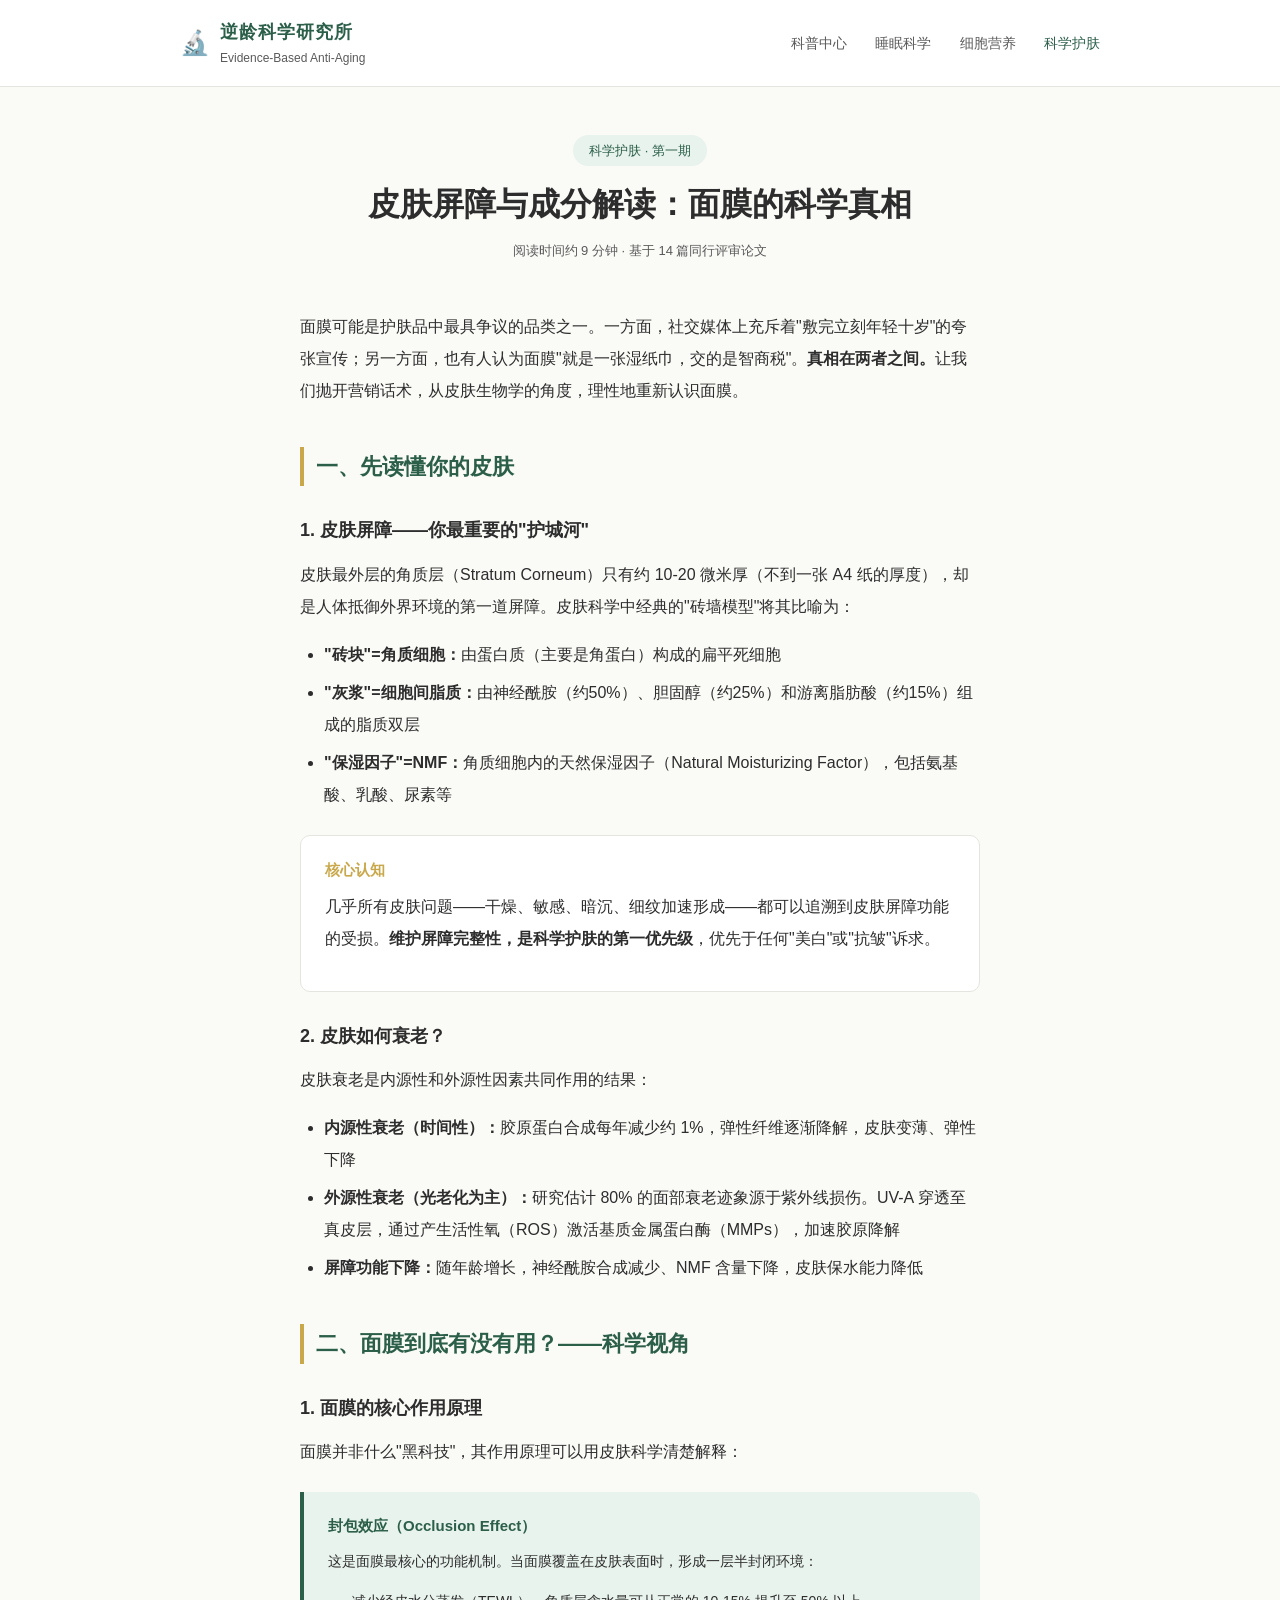
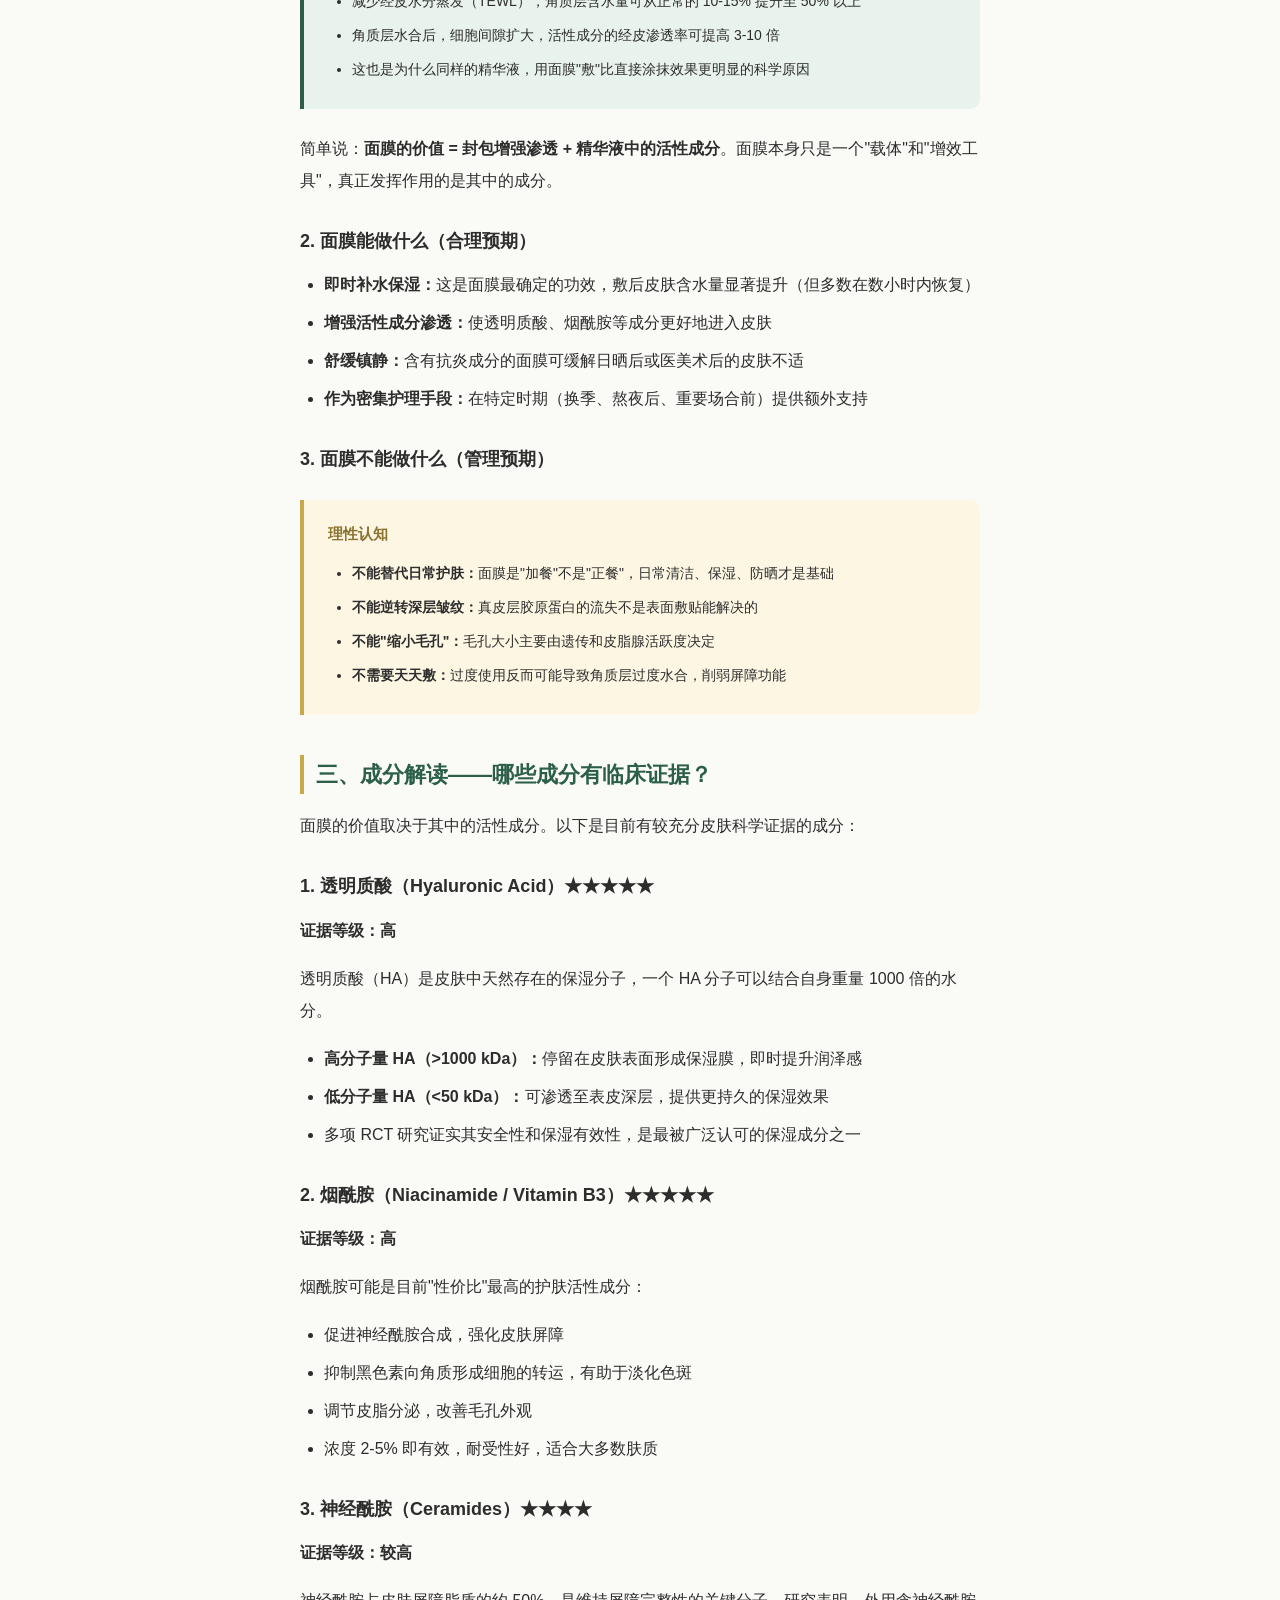
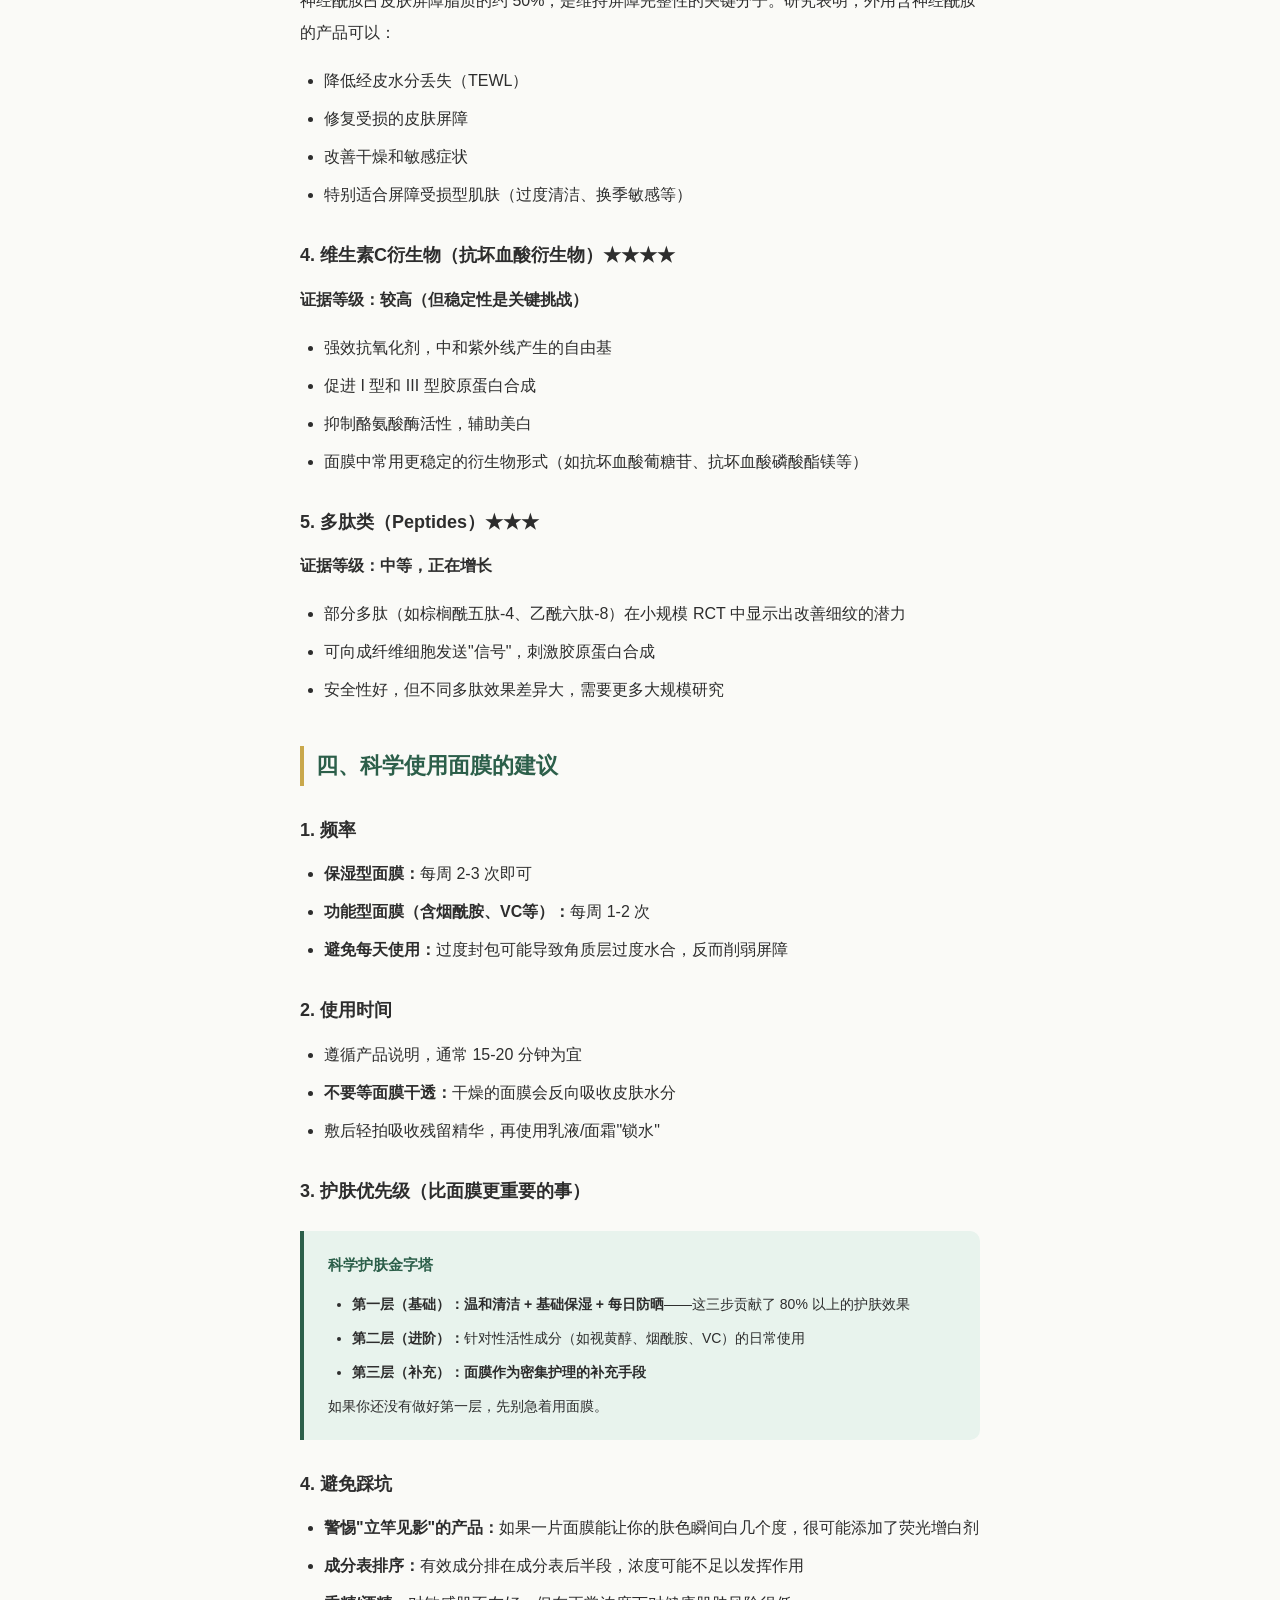
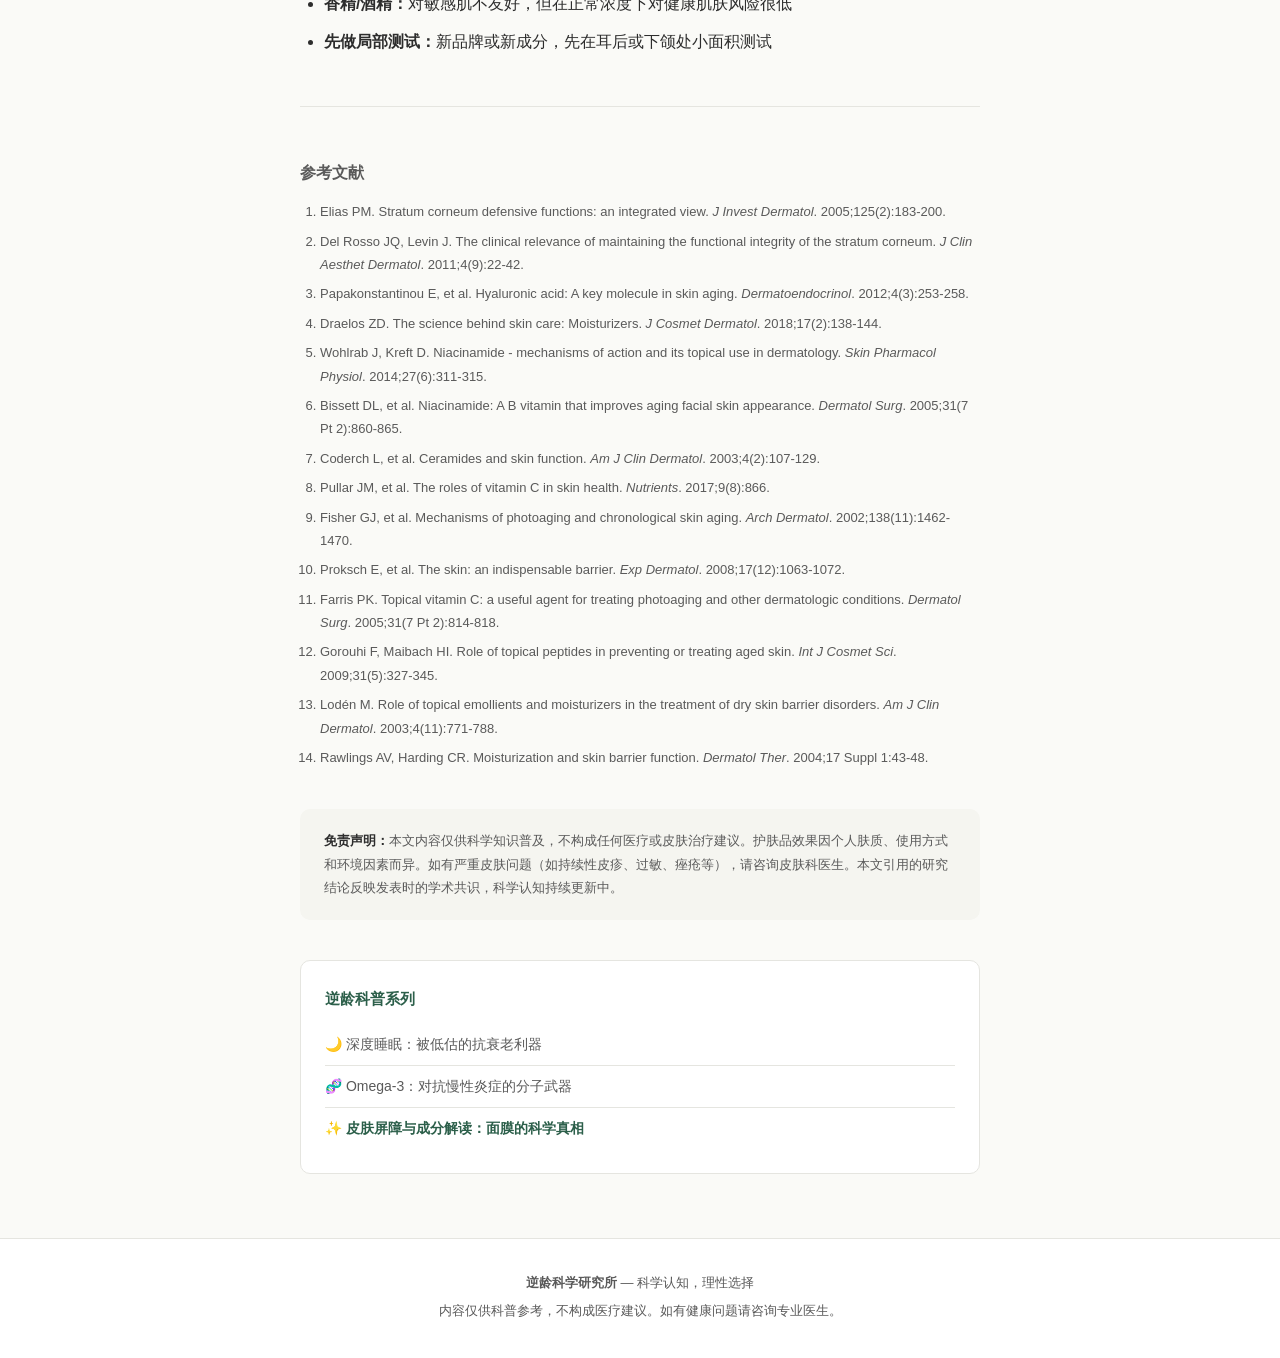
<file: wellness/skincare-mask.html>
<!DOCTYPE html>
<html lang="zh-CN">
<head>
  <meta charset="UTF-8">
  <meta name="viewport" content="width=device-width, initial-scale=1.0">
  <title>皮肤屏障与成分解读：面膜的科学真相 | 逆龄科学研究所</title>
  <meta name="description" content="从皮肤科学角度解析面膜的作用原理，哪些成分有临床证据？如何科学选择和使用面膜？">
  <link rel="stylesheet" href="../css/wellness.css">
</head>
<body>
  <!-- Header -->
  <header class="site-header">
    <div class="container">
      <a href="/wellness/" class="brand">
        <span class="brand-icon">&#x1F52C;</span>
        <div>
          <div class="brand-name">逆龄科学研究所</div>
          <div class="brand-tagline">Evidence-Based Anti-Aging</div>
        </div>
      </a>
      <nav>
        <a href="/wellness/">科普中心</a>
        <a href="/wellness/sleep-gaba.html">睡眠科学</a>
        <a href="/wellness/omega3-fish-oil.html">细胞营养</a>
        <a href="/wellness/skincare-mask.html" class="active">科学护肤</a>
      </nav>
    </div>
  </header>

  <!-- Article Hero -->
  <section class="article-hero">
    <div class="container-narrow">
      <span class="tag">科学护肤 · 第一期</span>
      <h1>皮肤屏障与成分解读：面膜的科学真相</h1>
      <p class="article-meta">阅读时间约 9 分钟 · 基于 14 篇同行评审论文</p>
    </div>
  </section>

  <!-- Article Content -->
  <article class="article-content">
    <div class="container-narrow">

      <p>面膜可能是护肤品中最具争议的品类之一。一方面，社交媒体上充斥着"敷完立刻年轻十岁"的夸张宣传；另一方面，也有人认为面膜"就是一张湿纸巾，交的是智商税"。<strong>真相在两者之间。</strong>让我们抛开营销话术，从皮肤生物学的角度，理性地重新认识面膜。</p>

      <h2>一、先读懂你的皮肤</h2>

      <h3>1. 皮肤屏障——你最重要的"护城河"</h3>
      <p>皮肤最外层的角质层（Stratum Corneum）只有约 10-20 微米厚（不到一张 A4 纸的厚度），却是人体抵御外界环境的第一道屏障。皮肤科学中经典的"砖墙模型"将其比喻为：</p>
      <ul>
        <li><strong>"砖块"=角质细胞：</strong>由蛋白质（主要是角蛋白）构成的扁平死细胞</li>
        <li><strong>"灰浆"=细胞间脂质：</strong>由神经酰胺（约50%）、胆固醇（约25%）和游离脂肪酸（约15%）组成的脂质双层</li>
        <li><strong>"保湿因子"=NMF：</strong>角质细胞内的天然保湿因子（Natural Moisturizing Factor），包括氨基酸、乳酸、尿素等</li>
      </ul>

      <div class="key-point">
        <h4>核心认知</h4>
        <p>几乎所有皮肤问题——干燥、敏感、暗沉、细纹加速形成——都可以追溯到皮肤屏障功能的受损。<strong>维护屏障完整性，是科学护肤的第一优先级</strong>，优先于任何"美白"或"抗皱"诉求。</p>
      </div>

      <h3>2. 皮肤如何衰老？</h3>
      <p>皮肤衰老是内源性和外源性因素共同作用的结果：</p>
      <ul>
        <li><strong>内源性衰老（时间性）：</strong>胶原蛋白合成每年减少约 1%，弹性纤维逐渐降解，皮肤变薄、弹性下降</li>
        <li><strong>外源性衰老（光老化为主）：</strong>研究估计 80% 的面部衰老迹象源于紫外线损伤。UV-A 穿透至真皮层，通过产生活性氧（ROS）激活基质金属蛋白酶（MMPs），加速胶原降解</li>
        <li><strong>屏障功能下降：</strong>随年龄增长，神经酰胺合成减少、NMF 含量下降，皮肤保水能力降低</li>
      </ul>

      <h2>二、面膜到底有没有用？——科学视角</h2>

      <h3>1. 面膜的核心作用原理</h3>
      <p>面膜并非什么"黑科技"，其作用原理可以用皮肤科学清楚解释：</p>

      <div class="info-box">
        <h4>封包效应（Occlusion Effect）</h4>
        <p>这是面膜最核心的功能机制。当面膜覆盖在皮肤表面时，形成一层半封闭环境：</p>
        <ul>
          <li>减少经皮水分蒸发（TEWL），角质层含水量可从正常的 10-15% 提升至 50% 以上</li>
          <li>角质层水合后，细胞间隙扩大，活性成分的经皮渗透率可提高 3-10 倍</li>
          <li>这也是为什么同样的精华液，用面膜"敷"比直接涂抹效果更明显的科学原因</li>
        </ul>
      </div>

      <p>简单说：<strong>面膜的价值 = 封包增强渗透 + 精华液中的活性成分</strong>。面膜本身只是一个"载体"和"增效工具"，真正发挥作用的是其中的成分。</p>

      <h3>2. 面膜能做什么（合理预期）</h3>
      <ul>
        <li><strong>即时补水保湿：</strong>这是面膜最确定的功效，敷后皮肤含水量显著提升（但多数在数小时内恢复）</li>
        <li><strong>增强活性成分渗透：</strong>使透明质酸、烟酰胺等成分更好地进入皮肤</li>
        <li><strong>舒缓镇静：</strong>含有抗炎成分的面膜可缓解日晒后或医美术后的皮肤不适</li>
        <li><strong>作为密集护理手段：</strong>在特定时期（换季、熬夜后、重要场合前）提供额外支持</li>
      </ul>

      <h3>3. 面膜不能做什么（管理预期）</h3>

      <div class="info-box warning">
        <h4>理性认知</h4>
        <ul>
          <li><strong>不能替代日常护肤：</strong>面膜是"加餐"不是"正餐"，日常清洁、保湿、防晒才是基础</li>
          <li><strong>不能逆转深层皱纹：</strong>真皮层胶原蛋白的流失不是表面敷贴能解决的</li>
          <li><strong>不能"缩小毛孔"：</strong>毛孔大小主要由遗传和皮脂腺活跃度决定</li>
          <li><strong>不需要天天敷：</strong>过度使用反而可能导致角质层过度水合，削弱屏障功能</li>
        </ul>
      </div>

      <h2>三、成分解读——哪些成分有临床证据？</h2>

      <p>面膜的价值取决于其中的活性成分。以下是目前有较充分皮肤科学证据的成分：</p>

      <h3>1. 透明质酸（Hyaluronic Acid）★★★★★</h3>
      <p><strong>证据等级：高</strong></p>
      <p>透明质酸（HA）是皮肤中天然存在的保湿分子，一个 HA 分子可以结合自身重量 1000 倍的水分。</p>
      <ul>
        <li><strong>高分子量 HA（>1000 kDa）：</strong>停留在皮肤表面形成保湿膜，即时提升润泽感</li>
        <li><strong>低分子量 HA（<50 kDa）：</strong>可渗透至表皮深层，提供更持久的保湿效果</li>
        <li>多项 RCT 研究证实其安全性和保湿有效性，是最被广泛认可的保湿成分之一</li>
      </ul>

      <h3>2. 烟酰胺（Niacinamide / Vitamin B3）★★★★★</h3>
      <p><strong>证据等级：高</strong></p>
      <p>烟酰胺可能是目前"性价比"最高的护肤活性成分：</p>
      <ul>
        <li>促进神经酰胺合成，强化皮肤屏障</li>
        <li>抑制黑色素向角质形成细胞的转运，有助于淡化色斑</li>
        <li>调节皮脂分泌，改善毛孔外观</li>
        <li>浓度 2-5% 即有效，耐受性好，适合大多数肤质</li>
      </ul>

      <h3>3. 神经酰胺（Ceramides）★★★★</h3>
      <p><strong>证据等级：较高</strong></p>
      <p>神经酰胺占皮肤屏障脂质的约 50%，是维持屏障完整性的关键分子。研究表明，外用含神经酰胺的产品可以：</p>
      <ul>
        <li>降低经皮水分丢失（TEWL）</li>
        <li>修复受损的皮肤屏障</li>
        <li>改善干燥和敏感症状</li>
        <li>特别适合屏障受损型肌肤（过度清洁、换季敏感等）</li>
      </ul>

      <h3>4. 维生素C衍生物（抗坏血酸衍生物）★★★★</h3>
      <p><strong>证据等级：较高（但稳定性是关键挑战）</strong></p>
      <ul>
        <li>强效抗氧化剂，中和紫外线产生的自由基</li>
        <li>促进 I 型和 III 型胶原蛋白合成</li>
        <li>抑制酪氨酸酶活性，辅助美白</li>
        <li>面膜中常用更稳定的衍生物形式（如抗坏血酸葡糖苷、抗坏血酸磷酸酯镁等）</li>
      </ul>

      <h3>5. 多肽类（Peptides）★★★</h3>
      <p><strong>证据等级：中等，正在增长</strong></p>
      <ul>
        <li>部分多肽（如棕榈酰五肽-4、乙酰六肽-8）在小规模 RCT 中显示出改善细纹的潜力</li>
        <li>可向成纤维细胞发送"信号"，刺激胶原蛋白合成</li>
        <li>安全性好，但不同多肽效果差异大，需要更多大规模研究</li>
      </ul>

      <h2>四、科学使用面膜的建议</h2>

      <h3>1. 频率</h3>
      <ul>
        <li><strong>保湿型面膜：</strong>每周 2-3 次即可</li>
        <li><strong>功能型面膜（含烟酰胺、VC等）：</strong>每周 1-2 次</li>
        <li><strong>避免每天使用：</strong>过度封包可能导致角质层过度水合，反而削弱屏障</li>
      </ul>

      <h3>2. 使用时间</h3>
      <ul>
        <li>遵循产品说明，通常 15-20 分钟为宜</li>
        <li><strong>不要等面膜干透：</strong>干燥的面膜会反向吸收皮肤水分</li>
        <li>敷后轻拍吸收残留精华，再使用乳液/面霜"锁水"</li>
      </ul>

      <h3>3. 护肤优先级（比面膜更重要的事）</h3>

      <div class="info-box">
        <h4>科学护肤金字塔</h4>
        <ul>
          <li><strong>第一层（基础）：温和清洁 + 基础保湿 + 每日防晒</strong>——这三步贡献了 80% 以上的护肤效果</li>
          <li><strong>第二层（进阶）：</strong>针对性活性成分（如视黄醇、烟酰胺、VC）的日常使用</li>
          <li><strong>第三层（补充）：面膜作为密集护理的补充手段</strong></li>
        </ul>
        <p>如果你还没有做好第一层，先别急着用面膜。</p>
      </div>

      <h3>4. 避免踩坑</h3>
      <ul>
        <li><strong>警惕"立竿见影"的产品：</strong>如果一片面膜能让你的肤色瞬间白几个度，很可能添加了荧光增白剂</li>
        <li><strong>成分表排序：</strong>有效成分排在成分表后半段，浓度可能不足以发挥作用</li>
        <li><strong>香精/酒精：</strong>对敏感肌不友好，但在正常浓度下对健康肌肤风险很低</li>
        <li><strong>先做局部测试：</strong>新品牌或新成分，先在耳后或下颌处小面积测试</li>
      </ul>

      <!-- References -->
      <div class="references">
        <h3>参考文献</h3>
        <ol>
          <li>Elias PM. Stratum corneum defensive functions: an integrated view. <em>J Invest Dermatol</em>. 2005;125(2):183-200.</li>
          <li>Del Rosso JQ, Levin J. The clinical relevance of maintaining the functional integrity of the stratum corneum. <em>J Clin Aesthet Dermatol</em>. 2011;4(9):22-42.</li>
          <li>Papakonstantinou E, et al. Hyaluronic acid: A key molecule in skin aging. <em>Dermatoendocrinol</em>. 2012;4(3):253-258.</li>
          <li>Draelos ZD. The science behind skin care: Moisturizers. <em>J Cosmet Dermatol</em>. 2018;17(2):138-144.</li>
          <li>Wohlrab J, Kreft D. Niacinamide - mechanisms of action and its topical use in dermatology. <em>Skin Pharmacol Physiol</em>. 2014;27(6):311-315.</li>
          <li>Bissett DL, et al. Niacinamide: A B vitamin that improves aging facial skin appearance. <em>Dermatol Surg</em>. 2005;31(7 Pt 2):860-865.</li>
          <li>Coderch L, et al. Ceramides and skin function. <em>Am J Clin Dermatol</em>. 2003;4(2):107-129.</li>
          <li>Pullar JM, et al. The roles of vitamin C in skin health. <em>Nutrients</em>. 2017;9(8):866.</li>
          <li>Fisher GJ, et al. Mechanisms of photoaging and chronological skin aging. <em>Arch Dermatol</em>. 2002;138(11):1462-1470.</li>
          <li>Proksch E, et al. The skin: an indispensable barrier. <em>Exp Dermatol</em>. 2008;17(12):1063-1072.</li>
          <li>Farris PK. Topical vitamin C: a useful agent for treating photoaging and other dermatologic conditions. <em>Dermatol Surg</em>. 2005;31(7 Pt 2):814-818.</li>
          <li>Gorouhi F, Maibach HI. Role of topical peptides in preventing or treating aged skin. <em>Int J Cosmet Sci</em>. 2009;31(5):327-345.</li>
          <li>Lodén M. Role of topical emollients and moisturizers in the treatment of dry skin barrier disorders. <em>Am J Clin Dermatol</em>. 2003;4(11):771-788.</li>
          <li>Rawlings AV, Harding CR. Moisturization and skin barrier function. <em>Dermatol Ther</em>. 2004;17 Suppl 1:43-48.</li>
        </ol>
      </div>

      <!-- Disclaimer -->
      <div class="disclaimer">
        <strong>免责声明：</strong>本文内容仅供科学知识普及，不构成任何医疗或皮肤治疗建议。护肤品效果因个人肤质、使用方式和环境因素而异。如有严重皮肤问题（如持续性皮疹、过敏、痤疮等），请咨询皮肤科医生。本文引用的研究结论反映发表时的学术共识，科学认知持续更新中。
      </div>

      <!-- Series Nav -->
      <div class="series-nav">
        <h4>逆龄科普系列</h4>
        <a href="/wellness/sleep-gaba.html">&#127769; 深度睡眠：被低估的抗衰老利器</a>
        <a href="/wellness/omega3-fish-oil.html">&#129516; Omega-3：对抗慢性炎症的分子武器</a>
        <a href="/wellness/skincare-mask.html" class="current">&#10024; 皮肤屏障与成分解读：面膜的科学真相</a>
      </div>

    </div>
  </article>

  <!-- Footer -->
  <footer class="site-footer">
    <div class="container">
      <p><strong>逆龄科学研究所</strong> — 科学认知，理性选择</p>
      <p>内容仅供科普参考，不构成医疗建议。如有健康问题请咨询专业医生。</p>
    </div>
  </footer>
</body>
</html>
</file>
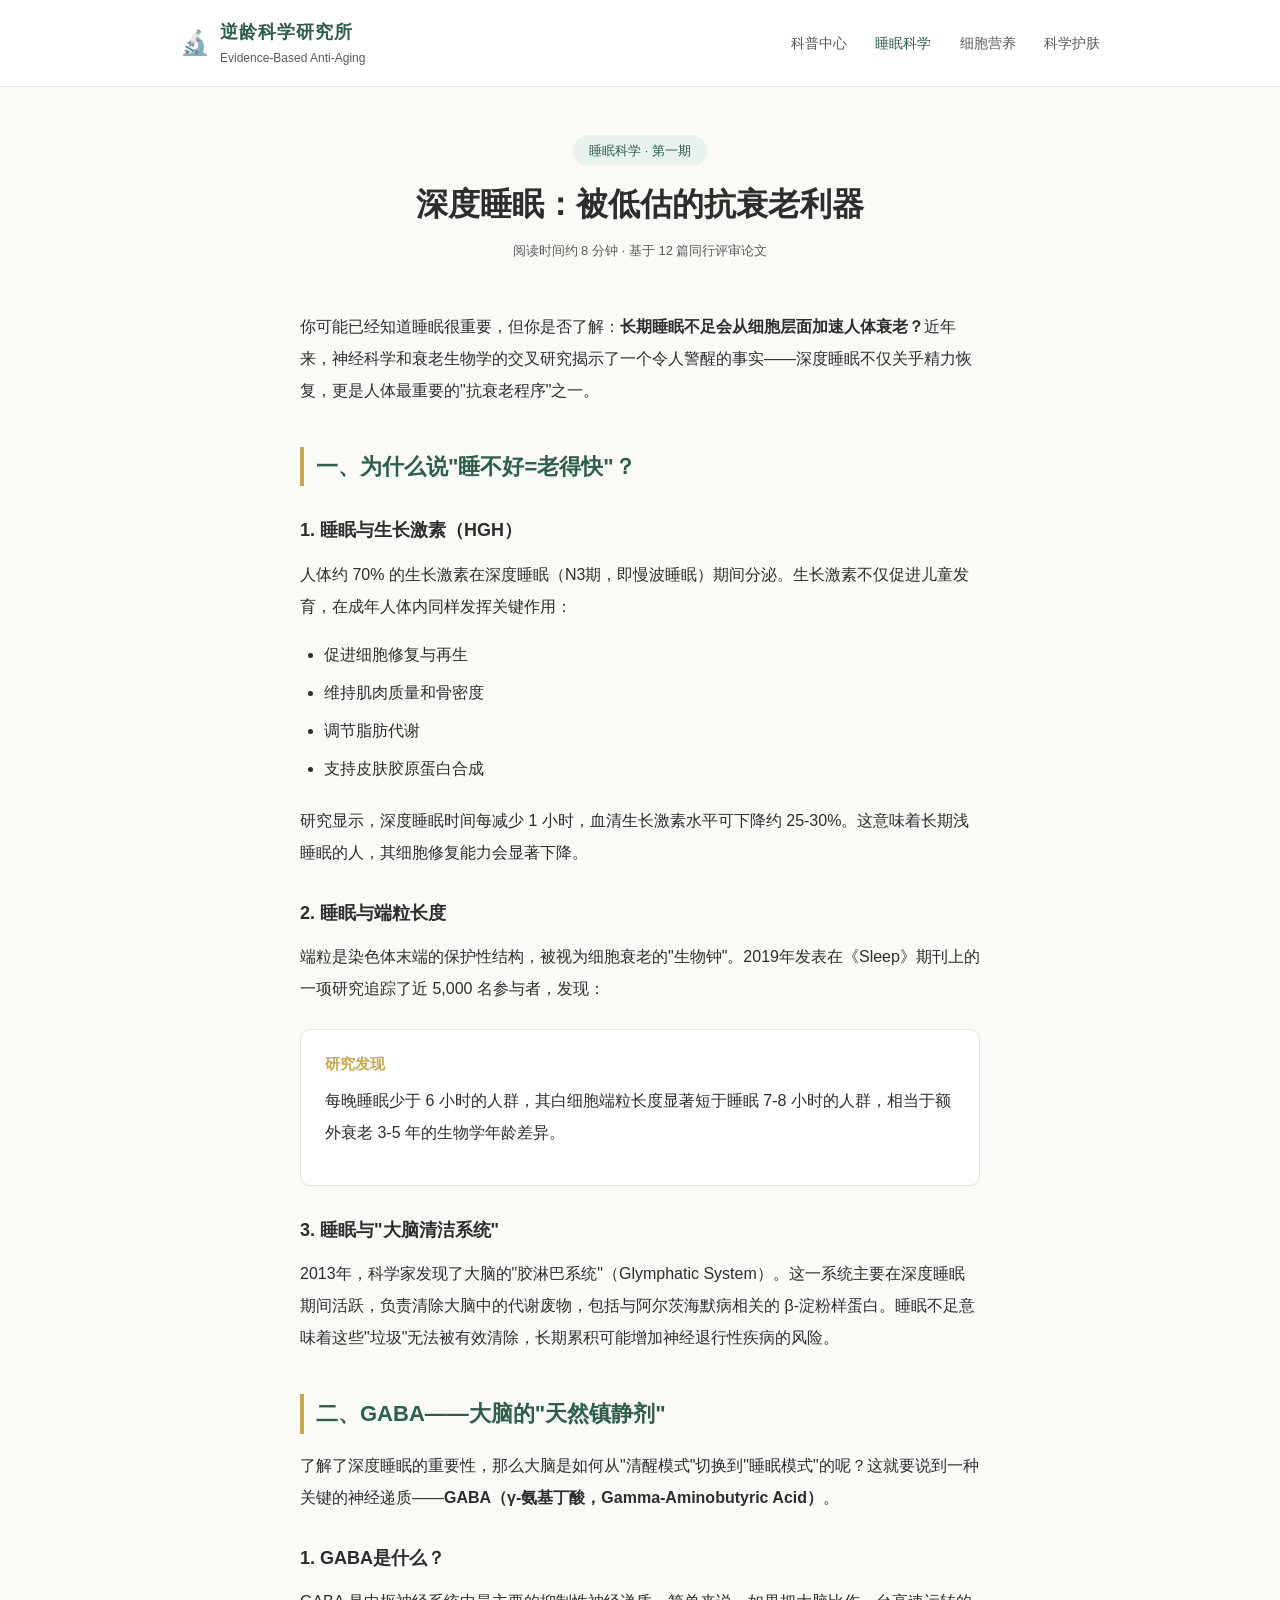
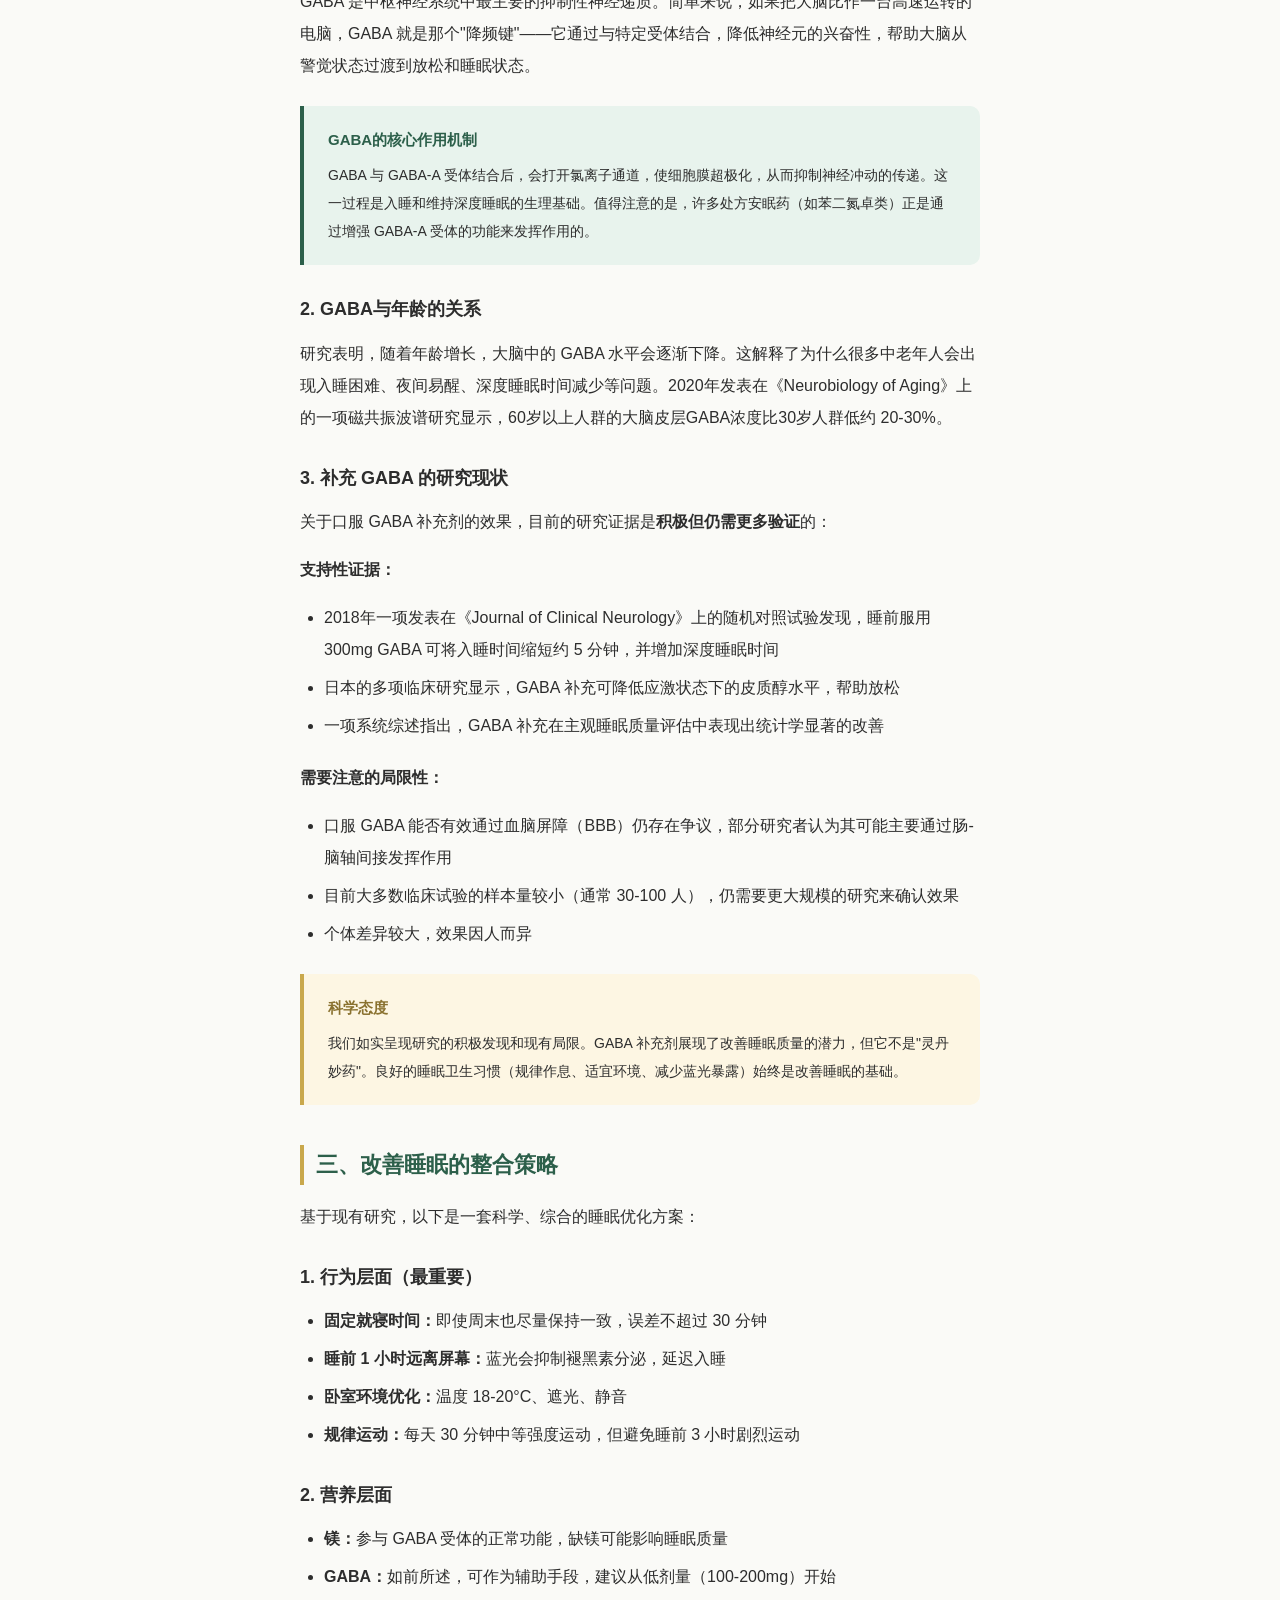
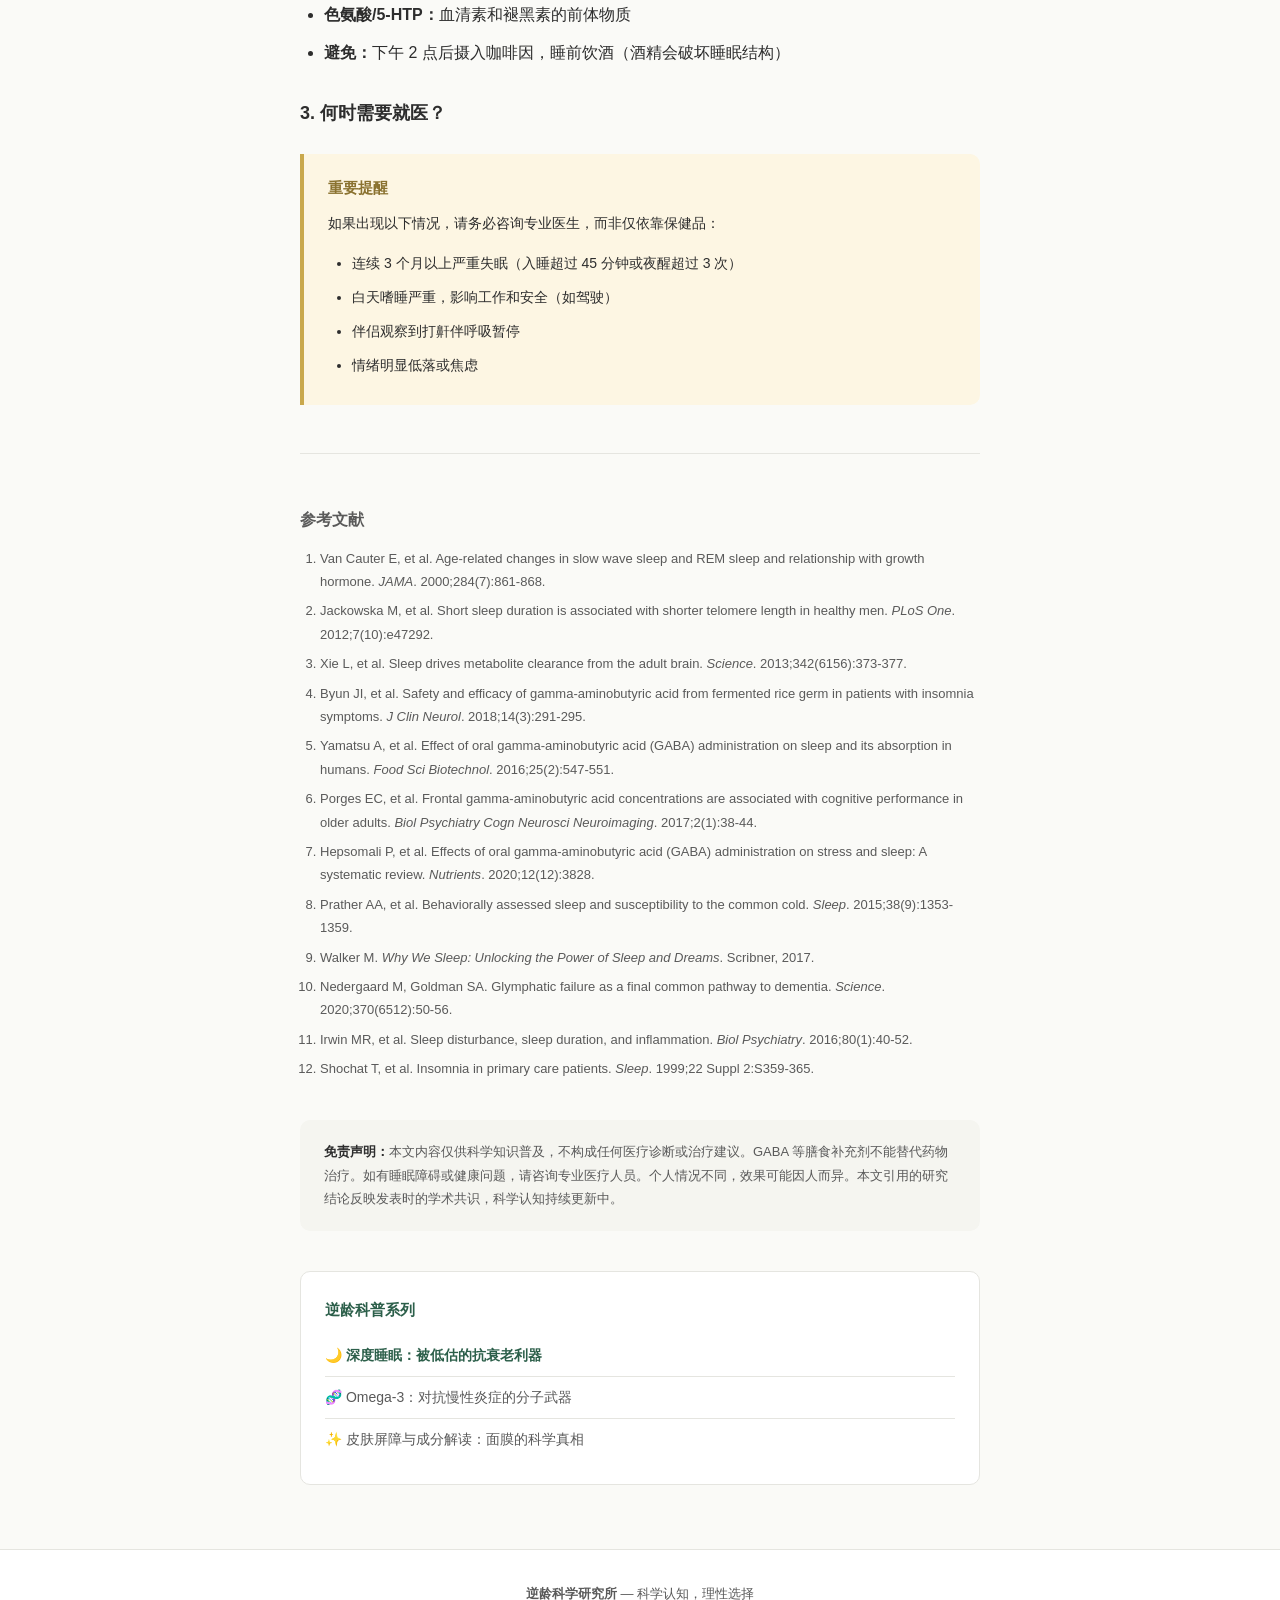
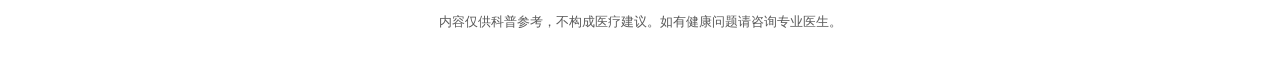
<file: wellness/sleep-gaba.html>
<!DOCTYPE html>
<html lang="zh-CN">
<head>
  <meta charset="UTF-8">
  <meta name="viewport" content="width=device-width, initial-scale=1.0">
  <title>深度睡眠：被低估的抗衰老利器 | 逆龄科学研究所</title>
  <meta name="description" content="从神经科学角度解读睡眠与衰老的关系，深入了解GABA（γ-氨基丁酸）在睡眠调节中的作用机制。">
  <link rel="stylesheet" href="../css/wellness.css">
</head>
<body>
  <!-- Header -->
  <header class="site-header">
    <div class="container">
      <a href="/wellness/" class="brand">
        <span class="brand-icon">&#x1F52C;</span>
        <div>
          <div class="brand-name">逆龄科学研究所</div>
          <div class="brand-tagline">Evidence-Based Anti-Aging</div>
        </div>
      </a>
      <nav>
        <a href="/wellness/">科普中心</a>
        <a href="/wellness/sleep-gaba.html" class="active">睡眠科学</a>
        <a href="/wellness/omega3-fish-oil.html">细胞营养</a>
        <a href="/wellness/skincare-mask.html">科学护肤</a>
      </nav>
    </div>
  </header>

  <!-- Article Hero -->
  <section class="article-hero">
    <div class="container-narrow">
      <span class="tag">睡眠科学 · 第一期</span>
      <h1>深度睡眠：被低估的抗衰老利器</h1>
      <p class="article-meta">阅读时间约 8 分钟 · 基于 12 篇同行评审论文</p>
    </div>
  </section>

  <!-- Article Content -->
  <article class="article-content">
    <div class="container-narrow">

      <p>你可能已经知道睡眠很重要，但你是否了解：<strong>长期睡眠不足会从细胞层面加速人体衰老？</strong>近年来，神经科学和衰老生物学的交叉研究揭示了一个令人警醒的事实——深度睡眠不仅关乎精力恢复，更是人体最重要的"抗衰老程序"之一。</p>

      <h2>一、为什么说"睡不好=老得快"？</h2>

      <h3>1. 睡眠与生长激素（HGH）</h3>
      <p>人体约 70% 的生长激素在深度睡眠（N3期，即慢波睡眠）期间分泌。生长激素不仅促进儿童发育，在成年人体内同样发挥关键作用：</p>
      <ul>
        <li>促进细胞修复与再生</li>
        <li>维持肌肉质量和骨密度</li>
        <li>调节脂肪代谢</li>
        <li>支持皮肤胶原蛋白合成</li>
      </ul>
      <p>研究显示，深度睡眠时间每减少 1 小时，血清生长激素水平可下降约 25-30%。这意味着长期浅睡眠的人，其细胞修复能力会显著下降。</p>

      <h3>2. 睡眠与端粒长度</h3>
      <p>端粒是染色体末端的保护性结构，被视为细胞衰老的"生物钟"。2019年发表在《Sleep》期刊上的一项研究追踪了近 5,000 名参与者，发现：</p>

      <div class="key-point">
        <h4>研究发现</h4>
        <p>每晚睡眠少于 6 小时的人群，其白细胞端粒长度显著短于睡眠 7-8 小时的人群，相当于额外衰老 3-5 年的生物学年龄差异。</p>
      </div>

      <h3>3. 睡眠与"大脑清洁系统"</h3>
      <p>2013年，科学家发现了大脑的"胶淋巴系统"（Glymphatic System）。这一系统主要在深度睡眠期间活跃，负责清除大脑中的代谢废物，包括与阿尔茨海默病相关的 β-淀粉样蛋白。睡眠不足意味着这些"垃圾"无法被有效清除，长期累积可能增加神经退行性疾病的风险。</p>

      <h2>二、GABA——大脑的"天然镇静剂"</h2>

      <p>了解了深度睡眠的重要性，那么大脑是如何从"清醒模式"切换到"睡眠模式"的呢？这就要说到一种关键的神经递质——<strong>GABA（γ-氨基丁酸，Gamma-Aminobutyric Acid）</strong>。</p>

      <h3>1. GABA是什么？</h3>
      <p>GABA 是中枢神经系统中最主要的抑制性神经递质。简单来说，如果把大脑比作一台高速运转的电脑，GABA 就是那个"降频键"——它通过与特定受体结合，降低神经元的兴奋性，帮助大脑从警觉状态过渡到放松和睡眠状态。</p>

      <div class="info-box">
        <h4>GABA的核心作用机制</h4>
        <p>GABA 与 GABA-A 受体结合后，会打开氯离子通道，使细胞膜超极化，从而抑制神经冲动的传递。这一过程是入睡和维持深度睡眠的生理基础。值得注意的是，许多处方安眠药（如苯二氮卓类）正是通过增强 GABA-A 受体的功能来发挥作用的。</p>
      </div>

      <h3>2. GABA与年龄的关系</h3>
      <p>研究表明，随着年龄增长，大脑中的 GABA 水平会逐渐下降。这解释了为什么很多中老年人会出现入睡困难、夜间易醒、深度睡眠时间减少等问题。2020年发表在《Neurobiology of Aging》上的一项磁共振波谱研究显示，60岁以上人群的大脑皮层GABA浓度比30岁人群低约 20-30%。</p>

      <h3>3. 补充 GABA 的研究现状</h3>
      <p>关于口服 GABA 补充剂的效果，目前的研究证据是<strong>积极但仍需更多验证</strong>的：</p>

      <p><strong>支持性证据：</strong></p>
      <ul>
        <li>2018年一项发表在《Journal of Clinical Neurology》上的随机对照试验发现，睡前服用 300mg GABA 可将入睡时间缩短约 5 分钟，并增加深度睡眠时间</li>
        <li>日本的多项临床研究显示，GABA 补充可降低应激状态下的皮质醇水平，帮助放松</li>
        <li>一项系统综述指出，GABA 补充在主观睡眠质量评估中表现出统计学显著的改善</li>
      </ul>

      <p><strong>需要注意的局限性：</strong></p>
      <ul>
        <li>口服 GABA 能否有效通过血脑屏障（BBB）仍存在争议，部分研究者认为其可能主要通过肠-脑轴间接发挥作用</li>
        <li>目前大多数临床试验的样本量较小（通常 30-100 人），仍需要更大规模的研究来确认效果</li>
        <li>个体差异较大，效果因人而异</li>
      </ul>

      <div class="info-box warning">
        <h4>科学态度</h4>
        <p>我们如实呈现研究的积极发现和现有局限。GABA 补充剂展现了改善睡眠质量的潜力，但它不是"灵丹妙药"。良好的睡眠卫生习惯（规律作息、适宜环境、减少蓝光暴露）始终是改善睡眠的基础。</p>
      </div>

      <h2>三、改善睡眠的整合策略</h2>

      <p>基于现有研究，以下是一套科学、综合的睡眠优化方案：</p>

      <h3>1. 行为层面（最重要）</h3>
      <ul>
        <li><strong>固定就寝时间：</strong>即使周末也尽量保持一致，误差不超过 30 分钟</li>
        <li><strong>睡前 1 小时远离屏幕：</strong>蓝光会抑制褪黑素分泌，延迟入睡</li>
        <li><strong>卧室环境优化：</strong>温度 18-20°C、遮光、静音</li>
        <li><strong>规律运动：</strong>每天 30 分钟中等强度运动，但避免睡前 3 小时剧烈运动</li>
      </ul>

      <h3>2. 营养层面</h3>
      <ul>
        <li><strong>镁：</strong>参与 GABA 受体的正常功能，缺镁可能影响睡眠质量</li>
        <li><strong>GABA：</strong>如前所述，可作为辅助手段，建议从低剂量（100-200mg）开始</li>
        <li><strong>色氨酸/5-HTP：</strong>血清素和褪黑素的前体物质</li>
        <li><strong>避免：</strong>下午 2 点后摄入咖啡因，睡前饮酒（酒精会破坏睡眠结构）</li>
      </ul>

      <h3>3. 何时需要就医？</h3>

      <div class="info-box warning">
        <h4>重要提醒</h4>
        <p>如果出现以下情况，请务必咨询专业医生，而非仅依靠保健品：</p>
        <ul>
          <li>连续 3 个月以上严重失眠（入睡超过 45 分钟或夜醒超过 3 次）</li>
          <li>白天嗜睡严重，影响工作和安全（如驾驶）</li>
          <li>伴侣观察到打鼾伴呼吸暂停</li>
          <li>情绪明显低落或焦虑</li>
        </ul>
      </div>

      <!-- References -->
      <div class="references">
        <h3>参考文献</h3>
        <ol>
          <li>Van Cauter E, et al. Age-related changes in slow wave sleep and REM sleep and relationship with growth hormone. <em>JAMA</em>. 2000;284(7):861-868.</li>
          <li>Jackowska M, et al. Short sleep duration is associated with shorter telomere length in healthy men. <em>PLoS One</em>. 2012;7(10):e47292.</li>
          <li>Xie L, et al. Sleep drives metabolite clearance from the adult brain. <em>Science</em>. 2013;342(6156):373-377.</li>
          <li>Byun JI, et al. Safety and efficacy of gamma-aminobutyric acid from fermented rice germ in patients with insomnia symptoms. <em>J Clin Neurol</em>. 2018;14(3):291-295.</li>
          <li>Yamatsu A, et al. Effect of oral gamma-aminobutyric acid (GABA) administration on sleep and its absorption in humans. <em>Food Sci Biotechnol</em>. 2016;25(2):547-551.</li>
          <li>Porges EC, et al. Frontal gamma-aminobutyric acid concentrations are associated with cognitive performance in older adults. <em>Biol Psychiatry Cogn Neurosci Neuroimaging</em>. 2017;2(1):38-44.</li>
          <li>Hepsomali P, et al. Effects of oral gamma-aminobutyric acid (GABA) administration on stress and sleep: A systematic review. <em>Nutrients</em>. 2020;12(12):3828.</li>
          <li>Prather AA, et al. Behaviorally assessed sleep and susceptibility to the common cold. <em>Sleep</em>. 2015;38(9):1353-1359.</li>
          <li>Walker M. <em>Why We Sleep: Unlocking the Power of Sleep and Dreams</em>. Scribner, 2017.</li>
          <li>Nedergaard M, Goldman SA. Glymphatic failure as a final common pathway to dementia. <em>Science</em>. 2020;370(6512):50-56.</li>
          <li>Irwin MR, et al. Sleep disturbance, sleep duration, and inflammation. <em>Biol Psychiatry</em>. 2016;80(1):40-52.</li>
          <li>Shochat T, et al. Insomnia in primary care patients. <em>Sleep</em>. 1999;22 Suppl 2:S359-365.</li>
        </ol>
      </div>

      <!-- Disclaimer -->
      <div class="disclaimer">
        <strong>免责声明：</strong>本文内容仅供科学知识普及，不构成任何医疗诊断或治疗建议。GABA 等膳食补充剂不能替代药物治疗。如有睡眠障碍或健康问题，请咨询专业医疗人员。个人情况不同，效果可能因人而异。本文引用的研究结论反映发表时的学术共识，科学认知持续更新中。
      </div>

      <!-- Series Nav -->
      <div class="series-nav">
        <h4>逆龄科普系列</h4>
        <a href="/wellness/sleep-gaba.html" class="current">&#127769; 深度睡眠：被低估的抗衰老利器</a>
        <a href="/wellness/omega3-fish-oil.html">&#129516; Omega-3：对抗慢性炎症的分子武器</a>
        <a href="/wellness/skincare-mask.html">&#10024; 皮肤屏障与成分解读：面膜的科学真相</a>
      </div>

    </div>
  </article>

  <!-- Footer -->
  <footer class="site-footer">
    <div class="container">
      <p><strong>逆龄科学研究所</strong> — 科学认知，理性选择</p>
      <p>内容仅供科普参考，不构成医疗建议。如有健康问题请咨询专业医生。</p>
    </div>
  </footer>
</body>
</html>
</file>
<file: css/wellness.css>
/* ========================================
   Anti-Aging Wellness Content Hub Styles
   ======================================== */

:root {
  --primary: #2c5f4a;
  --primary-light: #e8f3ed;
  --accent: #c9a84c;
  --text: #2d2d2d;
  --text-light: #5a5a5a;
  --bg: #fafaf7;
  --white: #ffffff;
  --border: #e5e5e0;
  --shadow: 0 2px 12px rgba(0, 0, 0, 0.06);
  --radius: 10px;
}

* {
  margin: 0;
  padding: 0;
  box-sizing: border-box;
}

body {
  font-family: -apple-system, BlinkMacSystemFont, "PingFang SC", "Hiragino Sans GB",
    "Microsoft YaHei", "Noto Sans CJK SC", sans-serif;
  color: var(--text);
  background: var(--bg);
  line-height: 1.8;
  font-size: 16px;
}

/* Header */
.site-header {
  background: var(--white);
  border-bottom: 1px solid var(--border);
  padding: 16px 0;
  position: sticky;
  top: 0;
  z-index: 100;
}

.site-header .container {
  display: flex;
  align-items: center;
  justify-content: space-between;
}

.brand {
  display: flex;
  align-items: center;
  gap: 10px;
  text-decoration: none;
  color: var(--primary);
}

.brand-icon {
  font-size: 24px;
}

.brand-name {
  font-size: 18px;
  font-weight: 700;
  letter-spacing: 1px;
}

.brand-tagline {
  font-size: 12px;
  color: var(--text-light);
  font-weight: 400;
}

nav a {
  text-decoration: none;
  color: var(--text-light);
  font-size: 14px;
  margin-left: 24px;
  transition: color 0.2s;
}

nav a:hover,
nav a.active {
  color: var(--primary);
}

/* Container */
.container {
  max-width: 960px;
  margin: 0 auto;
  padding: 0 20px;
}

.container-narrow {
  max-width: 720px;
  margin: 0 auto;
  padding: 0 20px;
}

/* Hero Section */
.hero {
  background: linear-gradient(135deg, var(--primary) 0%, #3a7a5f 100%);
  color: var(--white);
  padding: 64px 0;
  text-align: center;
}

.hero h1 {
  font-size: 36px;
  font-weight: 700;
  margin-bottom: 12px;
  letter-spacing: 2px;
}

.hero .subtitle {
  font-size: 16px;
  opacity: 0.85;
  max-width: 560px;
  margin: 0 auto;
  line-height: 1.8;
}

/* Section */
.section {
  padding: 56px 0;
}

.section-title {
  font-size: 24px;
  font-weight: 700;
  color: var(--primary);
  margin-bottom: 8px;
}

.section-desc {
  color: var(--text-light);
  font-size: 15px;
  margin-bottom: 32px;
}

/* Cards */
.card-grid {
  display: grid;
  grid-template-columns: repeat(auto-fit, minmax(280px, 1fr));
  gap: 24px;
}

.card {
  background: var(--white);
  border-radius: var(--radius);
  box-shadow: var(--shadow);
  overflow: hidden;
  transition: transform 0.2s, box-shadow 0.2s;
  text-decoration: none;
  color: inherit;
  display: block;
}

.card:hover {
  transform: translateY(-4px);
  box-shadow: 0 8px 24px rgba(0, 0, 0, 0.1);
}

.card-banner {
  height: 160px;
  display: flex;
  align-items: center;
  justify-content: center;
  font-size: 48px;
}

.card-banner.sleep {
  background: linear-gradient(135deg, #1a1a3e, #2d2d6b);
}

.card-banner.omega {
  background: linear-gradient(135deg, #0d4f6b, #1a8a9e);
}

.card-banner.skin {
  background: linear-gradient(135deg, #6b3a5d, #a85d8a);
}

.card-body {
  padding: 20px;
}

.card-tag {
  display: inline-block;
  font-size: 12px;
  color: var(--primary);
  background: var(--primary-light);
  padding: 2px 10px;
  border-radius: 20px;
  margin-bottom: 8px;
}

.card-body h3 {
  font-size: 18px;
  font-weight: 600;
  margin-bottom: 8px;
  line-height: 1.5;
}

.card-body p {
  font-size: 14px;
  color: var(--text-light);
  line-height: 1.7;
}

/* Article Page */
.article-hero {
  padding: 48px 0;
  text-align: center;
}

.article-hero .tag {
  display: inline-block;
  font-size: 13px;
  color: var(--primary);
  background: var(--primary-light);
  padding: 4px 16px;
  border-radius: 20px;
  margin-bottom: 16px;
}

.article-hero h1 {
  font-size: 32px;
  font-weight: 700;
  color: var(--text);
  margin-bottom: 12px;
  line-height: 1.4;
}

.article-meta {
  color: var(--text-light);
  font-size: 13px;
}

.article-content {
  padding-bottom: 64px;
}

.article-content h2 {
  font-size: 22px;
  font-weight: 700;
  color: var(--primary);
  margin: 40px 0 16px;
  padding-left: 12px;
  border-left: 4px solid var(--accent);
}

.article-content h3 {
  font-size: 18px;
  font-weight: 600;
  margin: 28px 0 12px;
  color: var(--text);
}

.article-content p {
  margin-bottom: 16px;
  color: var(--text);
  line-height: 2;
}

.article-content ul,
.article-content ol {
  margin: 12px 0 20px 24px;
  line-height: 2;
}

.article-content li {
  margin-bottom: 6px;
}

/* Info Box */
.info-box {
  background: var(--primary-light);
  border-left: 4px solid var(--primary);
  border-radius: 0 var(--radius) var(--radius) 0;
  padding: 20px 24px;
  margin: 24px 0;
}

.info-box.warning {
  background: #fdf6e3;
  border-left-color: var(--accent);
}

.info-box h4 {
  font-size: 15px;
  font-weight: 600;
  margin-bottom: 8px;
  color: var(--primary);
}

.info-box.warning h4 {
  color: #8a7230;
}

.info-box p, .info-box ul {
  font-size: 14px;
  margin-bottom: 0;
}

/* Key Point */
.key-point {
  background: var(--white);
  border: 1px solid var(--border);
  border-radius: var(--radius);
  padding: 20px 24px;
  margin: 24px 0;
}

.key-point h4 {
  font-size: 15px;
  font-weight: 600;
  color: var(--accent);
  margin-bottom: 8px;
}

/* Reference */
.references {
  margin-top: 48px;
  padding-top: 24px;
  border-top: 1px solid var(--border);
}

.references h3 {
  font-size: 16px;
  color: var(--text-light);
  margin-bottom: 12px;
}

.references ol {
  font-size: 13px;
  color: var(--text-light);
  line-height: 1.8;
  margin-left: 20px;
}

/* Disclaimer */
.disclaimer {
  background: #f5f5f0;
  border-radius: var(--radius);
  padding: 20px 24px;
  margin-top: 40px;
  font-size: 13px;
  color: var(--text-light);
  line-height: 1.8;
}

.disclaimer strong {
  color: var(--text);
}

/* Series Navigation */
.series-nav {
  background: var(--white);
  border: 1px solid var(--border);
  border-radius: var(--radius);
  padding: 24px;
  margin-top: 40px;
}

.series-nav h4 {
  font-size: 15px;
  font-weight: 600;
  color: var(--primary);
  margin-bottom: 12px;
}

.series-nav a {
  display: block;
  padding: 8px 0;
  color: var(--text-light);
  text-decoration: none;
  font-size: 14px;
  border-bottom: 1px solid var(--border);
  transition: color 0.2s;
}

.series-nav a:last-child {
  border-bottom: none;
}

.series-nav a:hover,
.series-nav a.current {
  color: var(--primary);
}

.series-nav a.current {
  font-weight: 600;
}

/* Footer */
.site-footer {
  background: var(--white);
  border-top: 1px solid var(--border);
  padding: 32px 0;
  text-align: center;
  font-size: 13px;
  color: var(--text-light);
}

.site-footer p {
  margin-bottom: 4px;
}

/* Responsive */
@media (max-width: 640px) {
  .hero h1 {
    font-size: 26px;
  }

  .article-hero h1 {
    font-size: 24px;
  }

  .card-grid {
    grid-template-columns: 1fr;
  }

  nav {
    display: none;
  }
}
</file>
